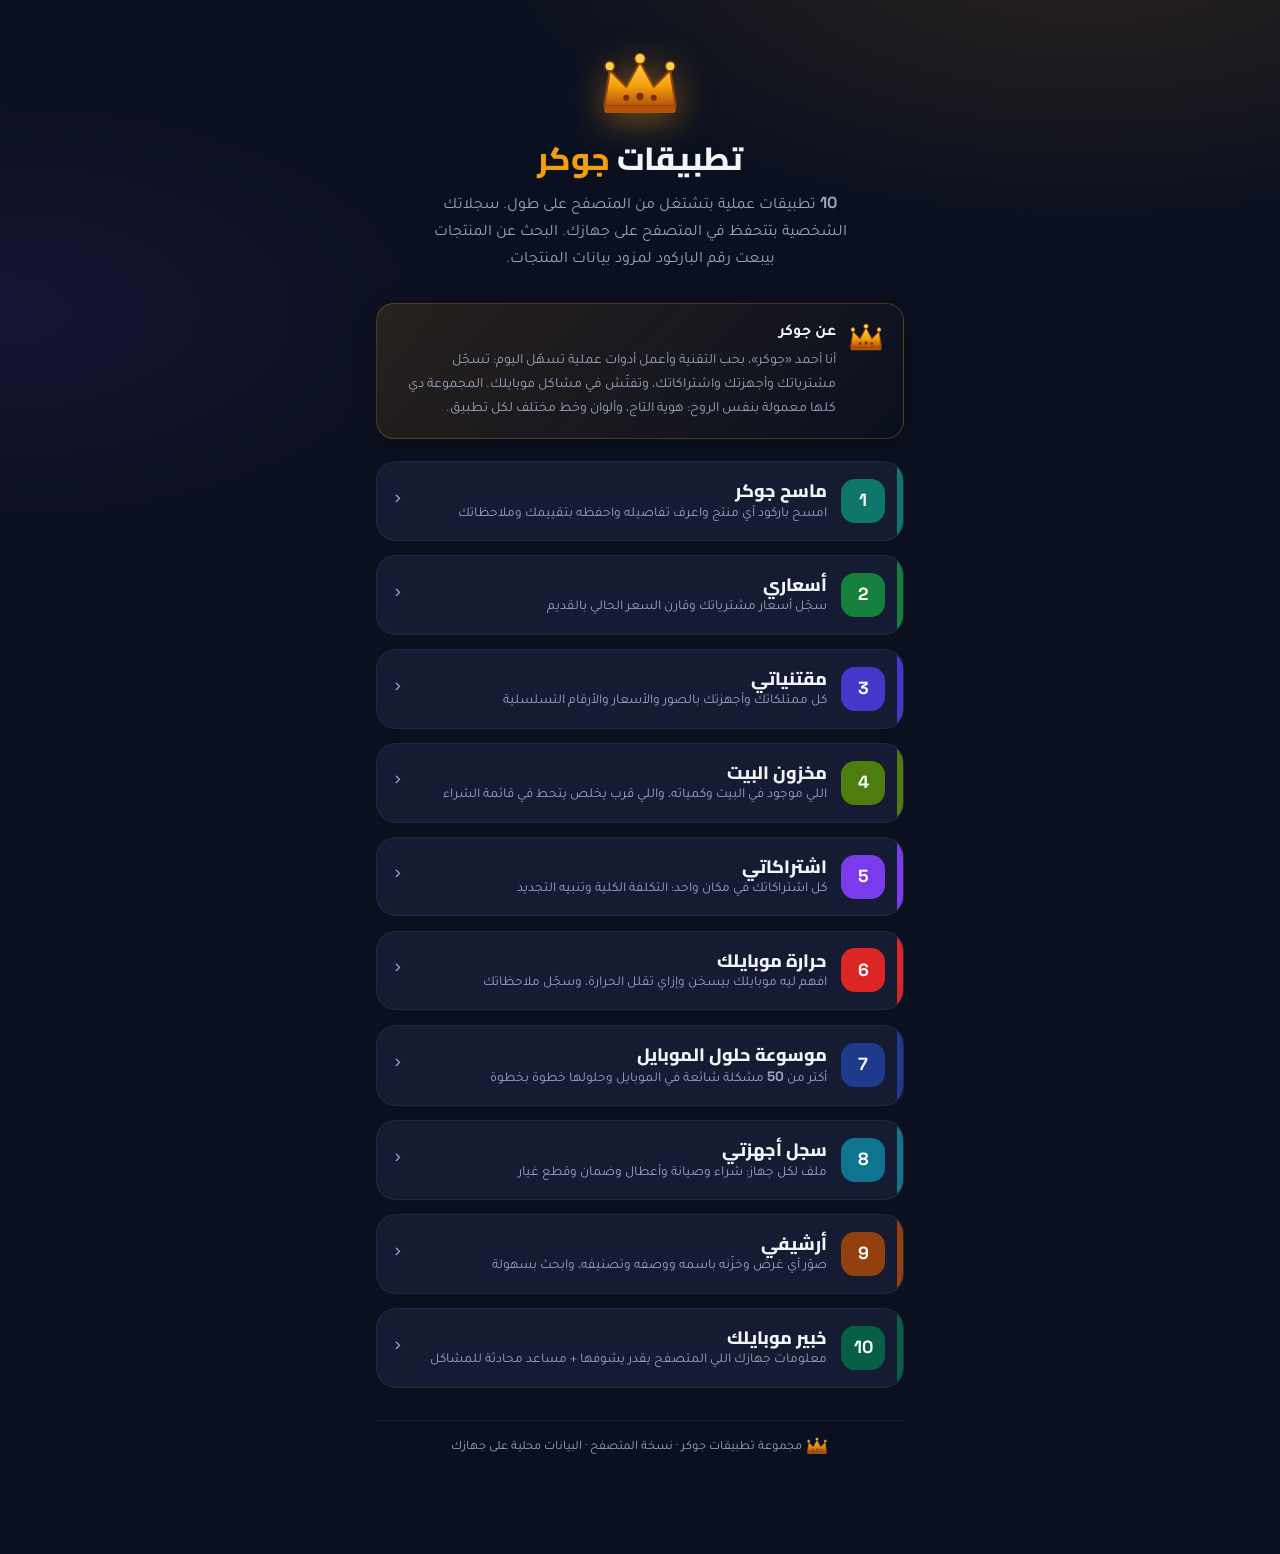
<file: index.html>
<!DOCTYPE html>
<html lang="ar" dir="rtl">
<head>
<meta charset="UTF-8">
<meta name="viewport" content="width=device-width, initial-scale=1, viewport-fit=cover">
<title>تطبيقات جوكر 👑 | 10 تطبيقات عملية</title>
<meta name="description" content="مجموعة تطبيقات جوكر: 10 تطبيقات ويب عملية تشتغل من المتصفح، بياناتك على جهازك.">
<link rel="stylesheet" href="fonts-ui.css"><link rel="stylesheet" href="joker-base-v2.css?v=quality1">
<link rel="icon" href="crown.svg" type="image/svg+xml">
<style>
  body{background:
    radial-gradient(1000px 500px at 85% -5%, rgba(245,158,11,.14), transparent 60%),
    radial-gradient(800px 400px at 0% 20%, rgba(124,58,237,.10), transparent 55%),
    var(--bg)}
  .hero{text-align:center;padding:2.2rem 1rem 1rem}
  .hero img{width:88px;filter:drop-shadow(0 6px 18px rgba(245,158,11,.5))}
  .hero h1{font-size:2rem;margin-top:.4rem}
  .hero p{color:var(--muted);max-width:420px;margin:.5rem auto 0}
  .apps{display:grid;gap:.9rem;margin-top:1.4rem}
  .app-card{display:flex;gap:.9rem;align-items:center;text-decoration:none;color:var(--text);
    background:var(--surface);border-radius:20px;padding:1rem 1.1rem;border:1px solid rgba(255,255,255,.06);
    transition:transform .15s;position:relative;overflow:hidden}
  .app-card:active{transform:scale(.98)}
  .app-card::before{content:'';position:absolute;inset-inline-start:0;top:0;bottom:0;width:6px;background:var(--c)}
  .app-num{font-family:'Space Grotesk';font-weight:700;font-size:1.1rem;width:44px;height:44px;flex:none;
    border-radius:14px;display:grid;place-items:center;color:#fff;background:var(--c)}
  .app-card h2{font-size:1.12rem}
  .app-card p{color:var(--muted);font-size:.85rem;line-height:1.5}
  .go{margin-inline-start:auto;color:var(--muted);font-size:1.2rem}
</style>
</head>
<body>
<div class="jk-wrap">
  <div class="hero">
    <img src="crown.svg" alt="تاج جوكر">
    <h1>تطبيقات <span style="color:var(--jk-crown)">جوكر</span></h1>
    <p>10 تطبيقات عملية بتشتغل من المتصفح على طول. سجلاتك الشخصية بتتحفظ في المتصفح على جهازك. البحث عن المنتجات بيبعت رقم الباركود لمزود بيانات المنتجات.</p>
  </div>

  <div class="jk-card jk-bio">
    <img src="crown.svg" alt="">
    <div>
      <b>عن جوكر</b>
      <div class="muted" style="margin-top:.2rem">أنا أحمد «جوكر»، بحب التقنية وأعمل أدوات عملية تسهّل اليوم: تسجّل مشترياتك وأجهزتك واشتراكاتك، وتفتّش في مشاكل موبايلك. المجموعة دي كلها معمولة بنفس الروح: هوية التاج، وألوان وخط مختلف لكل تطبيق.</div>
    </div>
  </div>

  <div class="apps" id="apps"></div>

  <div class="jk-footer" style="text-align:center;margin-top:2rem;color:var(--muted);font-size:.8rem">
    <img src="crown.svg" style="width:24px;vertical-align:middle" alt="">
    مجموعة تطبيقات جوكر · نسخة المتصفح · البيانات محلية على جهازك
  </div>
</div>
<script src="joker-core.js?v=quality1"></script>
<script>
const APPS = [
  {n:1, slug:'scan',    name:'ماسح جوكر',           tag:'امسح باركود أي منتج واعرف تفاصيله واحفظه بتقييمك وملاحظاتك', c:'#0F766E'},
  {n:2, slug:'prices',  name:'أسعاري',              tag:'سجّل أسعار مشترياتك وقارن السعر الحالي بالقديم',             c:'#15803D'},
  {n:3, slug:'stuff',   name:'مقتنياتي',            tag:'كل ممتلكاتك وأجهزتك بالصور والأسعار والأرقام التسلسلية',     c:'#4338CA'},
  {n:4, slug:'pantry',  name:'مخزون البيت',          tag:'اللي موجود في البيت وكمياته، واللي قرب يخلص يتحط في قائمة الشراء', c:'#4D7C0F'},
  {n:5, slug:'subs',    name:'اشتراكاتي',            tag:'كل اشتراكاتك في مكان واحد: التكلفة الكلية وتنبيه التجديد',  c:'#7C3AED'},
  {n:6, slug:'heat',    name:'حرارة موبايلك',        tag:'افهم ليه موبايلك بيسخن وإزاي تقلل الحرارة، وسجّل ملاحظاتك', c:'#DC2626'},
  {n:7, slug:'fix',     name:'موسوعة حلول الموبايل', tag:'أكتر من 50 مشكلة شائعة في الموبايل وحلولها خطوة بخطوة',     c:'#1E3A8A'},
  {n:8, slug:'devices', name:'سجل أجهزتي',           tag:'ملف لكل جهاز: شراء وصيانة وأعطال وضمان وقطع غيار',          c:'#0E7490'},
  {n:9, slug:'archive', name:'أرشيفي',               tag:'صوّر أي غرض وخزّنه باسمه ووصفه وتصنيفه، وابحث بسهولة',      c:'#92400E'},
  {n:10,slug:'expert',  name:'خبير موبايلك',         tag:'معلومات جهازك اللي المتصفح يقدر يشوفها + مساعد محادثة للمشاكل', c:'#065F46'}
];
document.getElementById('apps').innerHTML = APPS.map(a =>
  '<a class="app-card" style="--c:' + a.c + '" href="' + a.slug + '.html">' +
  '<span class="app-num">' + a.n + '</span>' +
  '<span><h2>' + a.name + '</h2><p>' + a.tag + '</p></span>' +
  '<span class="go">‹</span></a>').join('');
JK.wrapLatin(document.body);
</script>
</body>
</html>
</file>
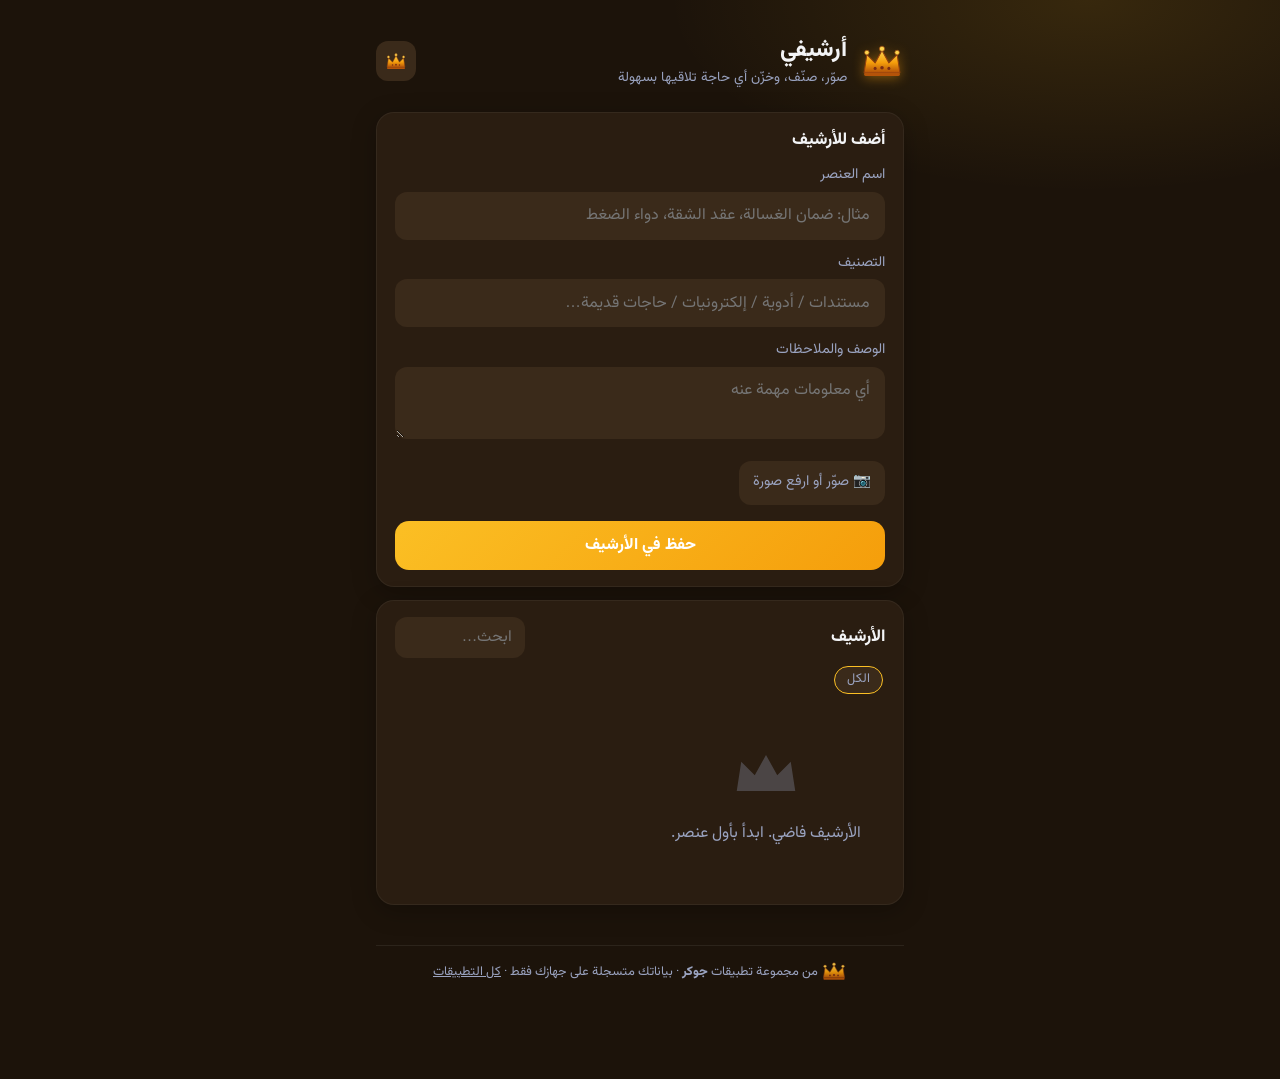
<file: archive.html>
<!DOCTYPE html>
<html lang="ar" dir="rtl">
<head>
<meta charset="UTF-8">
<meta name="viewport" content="width=device-width, initial-scale=1, viewport-fit=cover">
<title>أرشيفي | تطبيقات جوكر</title>
<link rel="stylesheet" href="fonts-archive.css"><link rel="stylesheet" href="joker-base-v2.css?v=quality1">
<style>
:root{
  --bg:#1C130A; --surface:#2A1D11; --surface2:#3A2A1A;
  --accent:#FBBF24; --accent2:#F59E0B;
  --font-head:'Vazirmatn',sans-serif; --font-body:'Vazirmatn',sans-serif;
}
body{background:radial-gradient(700px 320px at 85% 0%, rgba(251,191,36,.12), transparent 60%), var(--bg)}
.grid{display:grid;grid-template-columns:1fr 1fr;gap:.7rem}
.a-card{background:var(--surface2);border-radius:16px;overflow:hidden}
.a-card img{width:100%;height:120px;object-fit:cover;display:block}
.a-card .pad{padding:.6rem .7rem}
.a-card b{display:block;font-size:.95rem}
.a-card .cat{font-size:.7rem;background:var(--surface);border-radius:999px;padding:.05rem .5rem;color:var(--accent)}
.a-card p{color:var(--muted);font-size:.8rem;margin-top:.2rem;display:-webkit-box;-webkit-line-clamp:2;-webkit-box-orient:vertical;overflow:hidden}
.photo-btn{display:inline-flex;align-items:center;gap:.4rem;background:var(--surface2);border-radius:12px;padding:.6rem .9rem;color:var(--muted);font-size:.9rem;cursor:pointer}
#photoPrev{width:100%;max-height:180px;object-fit:cover;border-radius:14px;margin-top:.6rem;display:none}

</style>

<link rel="icon" href="crown.svg" type="image/svg+xml">
<meta name="theme-color" content="#1C130A">
</head>
<body>
<div class="jk-wrap">
  <header class="jk-header" id="jk-header"></header>

  <section class="jk-card">
    <h2 style="font-size:1.05rem">أضف للأرشيف</h2>
    <form id="f">
      <label>اسم العنصر</label>
      <input name="name" required placeholder="مثال: ضمان الغسالة، عقد الشقة، دواء الضغط">
      <label>التصنيف</label>
      <input name="cat" list="cats" placeholder="مستندات / أدوية / إلكترونيات / حاجات قديمة…">
      <datalist id="cats"></datalist>
      <label>الوصف والملاحظات</label>
      <textarea name="desc" rows="2" placeholder="أي معلومات مهمة عنه"></textarea>
      <label class="photo-btn">📷 صوّر أو ارفع صورة <input id="photo" type="file" accept="image/*" capture="environment" hidden></label>
      <img id="photoPrev" alt="">
      <button class="jk-btn block" type="submit">حفظ في الأرشيف</button>
    </form>
  </section>

  <section class="jk-card">
    <div class="jk-row between">
      <h2 style="font-size:1.05rem">الأرشيف <span class="muted" id="count"></span></h2>
      <input id="q" placeholder="ابحث…" style="width:130px;padding:.45rem .7rem">
    </div>
    <div id="catChips" style="margin:.3rem 0 .5rem"></div>
    <div class="grid" id="list"></div>
  </section>

  <footer class="jk-footer" id="jk-footer"></footer>
</div>
<script src="joker-core.js?v=quality1"></script>
<script>
JK.chrome({title:'أرشيفي', tagline:'صوّر، صنّف، وخزّن أي حاجة تلاقيها بسهولة'});
const S = JK.store('archive:items');
const form = document.getElementById('f');
const photoPicker = JK.photoPicker({input: 'photo', preview: 'photoPrev'});

form.addEventListener('submit', e => {
  e.preventDefault();
  const d = new FormData(form);
  if (!(d.get('name') || '').trim()){ JK.toast('اكتب اسم واضح للعنصر الأول'); return; }
  try {
    const photoData = photoPicker.value();
    S.add({name: d.get('name').trim(), cat: (d.get('cat') || '').trim() || 'عام',
           desc: (d.get('desc') || '').trim(), photo: photoData});
  } catch(err){ /* رسالة التخزين الدقيقة بتظهر من النواة */ return; }
  form.reset(); photoPicker.reset();
  JK.toast('اتحفظ في الأرشيف ✔'); render();
});

let q = '', catFilter = '';
document.getElementById('q').addEventListener('input', e => { q = e.target.value.trim(); render(); });

function render(){
  const all = S.all();
  const cats = [...new Set(all.map(p => p.cat))];
  if (catFilter && !cats.includes(catFilter)) catFilter = '';
  document.getElementById('cats').innerHTML = cats.map(c => '<option value="' + JK.esc(c) + '">').join('');
  document.getElementById('catChips').innerHTML =
    '<span class="jk-chip" data-cat="" style="cursor:pointer;' + (catFilter === '' ? 'border:1px solid var(--accent)' : '') + '">الكل</span>' +
    cats.map(c => '<span class="jk-chip" data-cat="' + JK.esc(c) + '" style="cursor:pointer;' + (catFilter === c ? 'border:1px solid var(--accent)' : '') + '">' + JK.esc(c) + '</span>').join('');

  const items = all.filter(p =>
    (!catFilter || p.cat === catFilter) &&
    (!q || (p.name + ' ' + p.desc + ' ' + p.cat).includes(q)));
  document.getElementById('count').textContent = items.length ? '(' + items.length + ')' : '';
  const el = document.getElementById('list');
  if (!items.length){ el.innerHTML = JK.emptyState(q || catFilter ? 'مفيش نتايج للفلتر ده' : 'الأرشيف فاضي. ابدأ بأول عنصر.'); el.style.gridColumn = '1/-1'; return; }
  el.innerHTML = items.map(p =>
    '<div class="a-card">' +
      (p.photo ? '<img src="' + p.photo + '" alt="">' : '') +
      '<div class="pad"><div class="jk-row between"><b>' + JK.esc(p.name) + '</b>' +
      '<button class="icon-btn danger" data-del="' + p.id + '" style="width:28px;height:28px;font-size:.8rem">🗑</button></div>' +
      '<span class="cat">' + JK.esc(p.cat) + '</span>' +
      (p.desc ? '<p>' + JK.esc(p.desc) + '</p>' : '') + '</div>' +
    '</div>').join('');
  JK.wrapLatin(el);
}

document.getElementById('catChips').addEventListener('click', e => {
  const c = e.target.dataset && e.target.dataset.cat;
  if (c !== undefined){ catFilter = c; render(); }
});
document.getElementById('list').addEventListener('click', async e => {
  const id = e.target.dataset && e.target.dataset.del;
  if (id && await JK.confirmDialog('تحذف العنصر ده من الأرشيف؟')){ try { S.remove(id); } catch(err){ return; } render(); JK.toast('اتحذف'); }
});

render();
if ('serviceWorker' in navigator) navigator.serviceWorker.register('sw.js').catch(()=>{});

</script>
</body>
  </html>
</file>
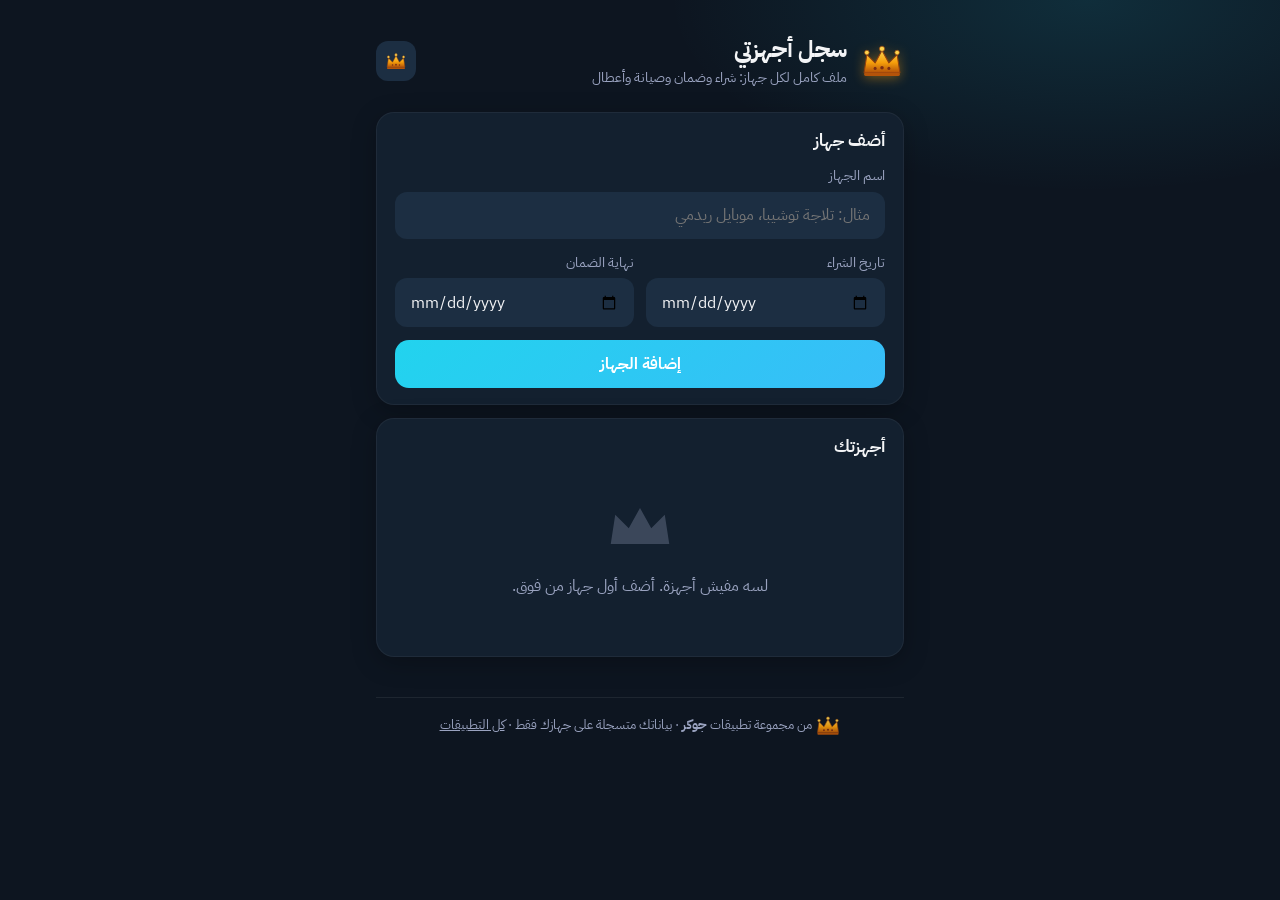
<file: devices.html>
<!DOCTYPE html>
<html lang="ar" dir="rtl">
<head>
<meta charset="UTF-8">
<meta name="viewport" content="width=device-width, initial-scale=1, viewport-fit=cover">
<title>سجل أجهزتي | تطبيقات جوكر</title>
<link rel="stylesheet" href="fonts-devices.css"><link rel="stylesheet" href="joker-base-v2.css?v=quality1">
<style>
:root{
  --bg:#0D1520; --surface:#13202F; --surface2:#1C2E42;
  --accent:#22D3EE; --accent2:#38BDF8;
  --font-head:'IBM Plex Sans Arabic',sans-serif; --font-body:'IBM Plex Sans Arabic',sans-serif;
}
body{background:radial-gradient(700px 320px at 85% 0%, rgba(34,211,238,.13), transparent 60%), var(--bg)}
.warranty-on{color:#6EE7B7}
.warranty-off{color:#FCA5A5}
.tl{border-inline-start:2px solid var(--surface2);margin:.5rem .4rem;padding-inline-start:.9rem}
.tl-item{position:relative;padding:.35rem 0}
.tl-item::before{content:'';position:absolute;inset-inline-start:-1.05rem;top:.75rem;width:8px;height:8px;border-radius:50%;background:var(--accent)}
.tl-item .d{color:var(--muted);font-size:.78rem}
.ev-type{font-size:.72rem;border-radius:999px;padding:.05rem .55rem;background:var(--surface2);color:var(--accent)}
.back{background:none;color:var(--muted);font-size:.9rem;padding:.3rem .6rem}

</style>

<link rel="icon" href="crown.svg" type="image/svg+xml">
<meta name="theme-color" content="#0D1520">
</head>
<body>
<div class="jk-wrap">
  <header class="jk-header" id="jk-header"></header>

  <div id="viewList">
    <section class="jk-card">
      <h2 style="font-size:1.05rem">أضف جهاز</h2>
      <form id="f">
        <label>اسم الجهاز</label>
        <input name="name" required placeholder="مثال: تلاجة توشيبا، موبايل ريدمي">
        <div class="jk-grid" style="grid-template-columns:1fr 1fr">
          <div><label>تاريخ الشراء</label><input name="bought" type="date"></div>
          <div><label>نهاية الضمان</label><input name="warranty" type="date"></div>
        </div>
        <button class="jk-btn block" type="submit">إضافة الجهاز</button>
      </form>
    </section>
    <section class="jk-card">
      <h2 style="font-size:1.05rem">أجهزتك <span class="muted" id="count"></span></h2>
      <div id="list"></div>
    </section>
  </div>

  <div id="viewDev" style="display:none">
    <button class="back" id="back">→ رجوع لكل الأجهزة</button>
    <section class="jk-card" id="devInfo"></section>
    <section class="jk-card">
      <h2 style="font-size:1.05rem">سجّل حدث</h2>
      <form id="fe">
        <div class="jk-grid" style="grid-template-columns:1fr 1fr">
          <div><label>النوع</label><select name="type"><option value="صيانة">صيانة</option><option value="عطل">عطل</option><option value="قطعة غيار">تغيير قطعة غيار</option><option value="ملاحظة">ملاحظة</option></select></div>
          <div><label>التاريخ</label><input name="date" type="date" required></div>
        </div>
        <label>التفاصيل</label>
        <input name="note" required placeholder="مثال: تغيير موتور، عطل في الشاشة">
        <label>التكلفة (اختياري)</label>
        <input name="cost" type="number" step="0.01" min="0" inputmode="decimal">
        <button class="jk-btn block" type="submit">إضافة للسجل</button>
      </form>
    </section>
    <section class="jk-card"><h2 style="font-size:1.05rem">تاريخ الجهاز</h2><div class="tl" id="tl"></div></section>
  </div>

  <footer class="jk-footer" id="jk-footer"></footer>
</div>
<script src="joker-core.js?v=quality1"></script>
<script>
JK.chrome({title:'سجل أجهزتي', tagline:'ملف كامل لكل جهاز: شراء وضمان وصيانة وأعطال'});
const S = JK.store('devices:list');
const E = JK.store('devices:events');
let current = null;

document.getElementById('f').addEventListener('submit', e => {
  e.preventDefault();
  const d = new FormData(e.target);
  if (!(d.get('name') || '').trim()){ JK.toast('اكتب اسم واضح للعنصر الأول'); return; }
  try { S.add({name: d.get('name').trim(), bought: d.get('bought') || null, warranty: d.get('warranty') || null}); } catch(err){ return; }
  e.target.reset(); JK.toast('اتضاف الجهاز ✔'); render();
});

document.getElementById('fe').addEventListener('submit', e => {
  e.preventDefault();
  const d = new FormData(e.target);
  if (!(d.get('note') || '').trim()){ JK.toast('اكتب تفاصيل الحدث الأول.'); return; }
  try { E.add({dev: current, type: d.get('type'), date: d.get('date'), note: d.get('note').trim(),
         cost: d.get('cost') ? +d.get('cost') : null}); } catch(err){ return; }
  e.target.reset(); e.target.date.value = JK.today(); JK.toast('اتسجل الحدث ✔'); renderDev();
});

document.getElementById('fe').date.value = JK.today();

function warrantyState(p){
  if (!p.warranty) return '';
  const today = new Date();
  const parts = p.warranty.split('-').map(Number);
  const left = Math.round((Date.UTC(parts[0], parts[1] - 1, parts[2]) - Date.UTC(today.getFullYear(), today.getMonth(), today.getDate())) / 86400000);
  return left >= 0 ? '<span class="warranty-on">الضمان ساري · فاضل ' + left + ' يوم</span>'
                   : '<span class="warranty-off">الضمان خلص من ' + (-left) + ' يوم</span>';
}

function render(){
  const items = S.all();
  document.getElementById('count').textContent = items.length ? '(' + items.length + ')' : '';
  const el = document.getElementById('list');
  if (!items.length){ el.innerHTML = JK.emptyState('لسه مفيش أجهزة. أضف أول جهاز من فوق.'); return; }
  el.innerHTML = items.map(p => {
    const evs = E.all().filter(x => x.dev === p.id).length;
    return '<div class="jk-list-item" style="cursor:pointer" data-open="' + p.id + '">' +
      '<div style="flex:1;min-width:0"><b>' + JK.esc(p.name) + '</b><br>' +
      '<span class="muted">' + (p.bought ? 'اشتراه: ' + JK.fmtDate(p.bought) + ' · ' : '') + warrantyState(p) +
      ' · ' + evs + ' حدث</span></div><span style="color:var(--muted)">‹</span></div>';
  }).join('');
}

function renderDev(){
  const p = S.get(current); if (!p) return showList();
  document.getElementById('devInfo').innerHTML =
    '<div class="jk-row between"><h2 style="font-size:1.1rem">' + JK.esc(p.name) + '</h2>' +
    '<button class="icon-btn danger" data-del="' + p.id + '">🗑</button></div>' +
    '<div class="muted">' + (p.bought ? 'تاريخ الشراء: ' + JK.fmtDate(p.bought) + '<br>' : '') +
    (p.warranty ? 'نهاية الضمان: ' + JK.fmtDate(p.warranty) + ' · ' + warrantyState(p) : '') + '</div>';
  const evs = E.all().filter(x => x.dev === current).sort((a,b) => b.date.localeCompare(a.date));
  document.getElementById('tl').innerHTML = evs.length ? evs.map(x =>
    '<div class="tl-item jk-row between"><span><span class="ev-type">' + JK.esc(x.type) + '</span> ' + JK.esc(x.note) +
    (x.cost != null ? ' · ' + JK.fmtMoney(x.cost, 'جنيه') : '') +
    '<div class="d">' + JK.fmtDate(x.date) + '</div></span>' +
    '<button class="icon-btn danger" data-evdel="' + x.id + '" title="امسح الحدث ده">🗑</button></div>').join('')
    : '<div class="muted">مفيش أحداث لسه.</div>';
  JK.wrapLatin(document.getElementById('viewDev'));
}

function showList(){ current = null; document.getElementById('viewDev').style.display = 'none'; document.getElementById('viewList').style.display = ''; render(); }
function showDev(id){ current = id; document.getElementById('viewList').style.display = 'none'; document.getElementById('viewDev').style.display = ''; renderDev(); }

document.getElementById('list').addEventListener('click', e => {
  const row = e.target.closest('[data-open]');
  if (row) showDev(row.dataset.open);
});
document.getElementById('back').addEventListener('click', showList);
document.getElementById('tl').addEventListener('click', async e => {
  const b = e.target.closest('[data-evdel]'); if (!b) return;
  if (await JK.confirmDialog('تمسح الحدث ده من سجل الجهاز؟')){ try { E.remove(b.dataset.evdel); } catch(err){ return; } renderDev(); }
});
document.getElementById('devInfo').addEventListener('click', async e => {
  const id = e.target.dataset && e.target.dataset.del;
  if (id && await JK.confirmDialog('تحذف الجهاز وكل سجله؟')){
    try { E.replaceAll(E.all().filter(x => x.dev !== id)); S.remove(id); } catch(err){ return; } showList(); JK.toast('اتحذف');
  }
});

render();
if ('serviceWorker' in navigator) navigator.serviceWorker.register('sw.js').catch(()=>{});

</script>
</body>
</html>
</file>
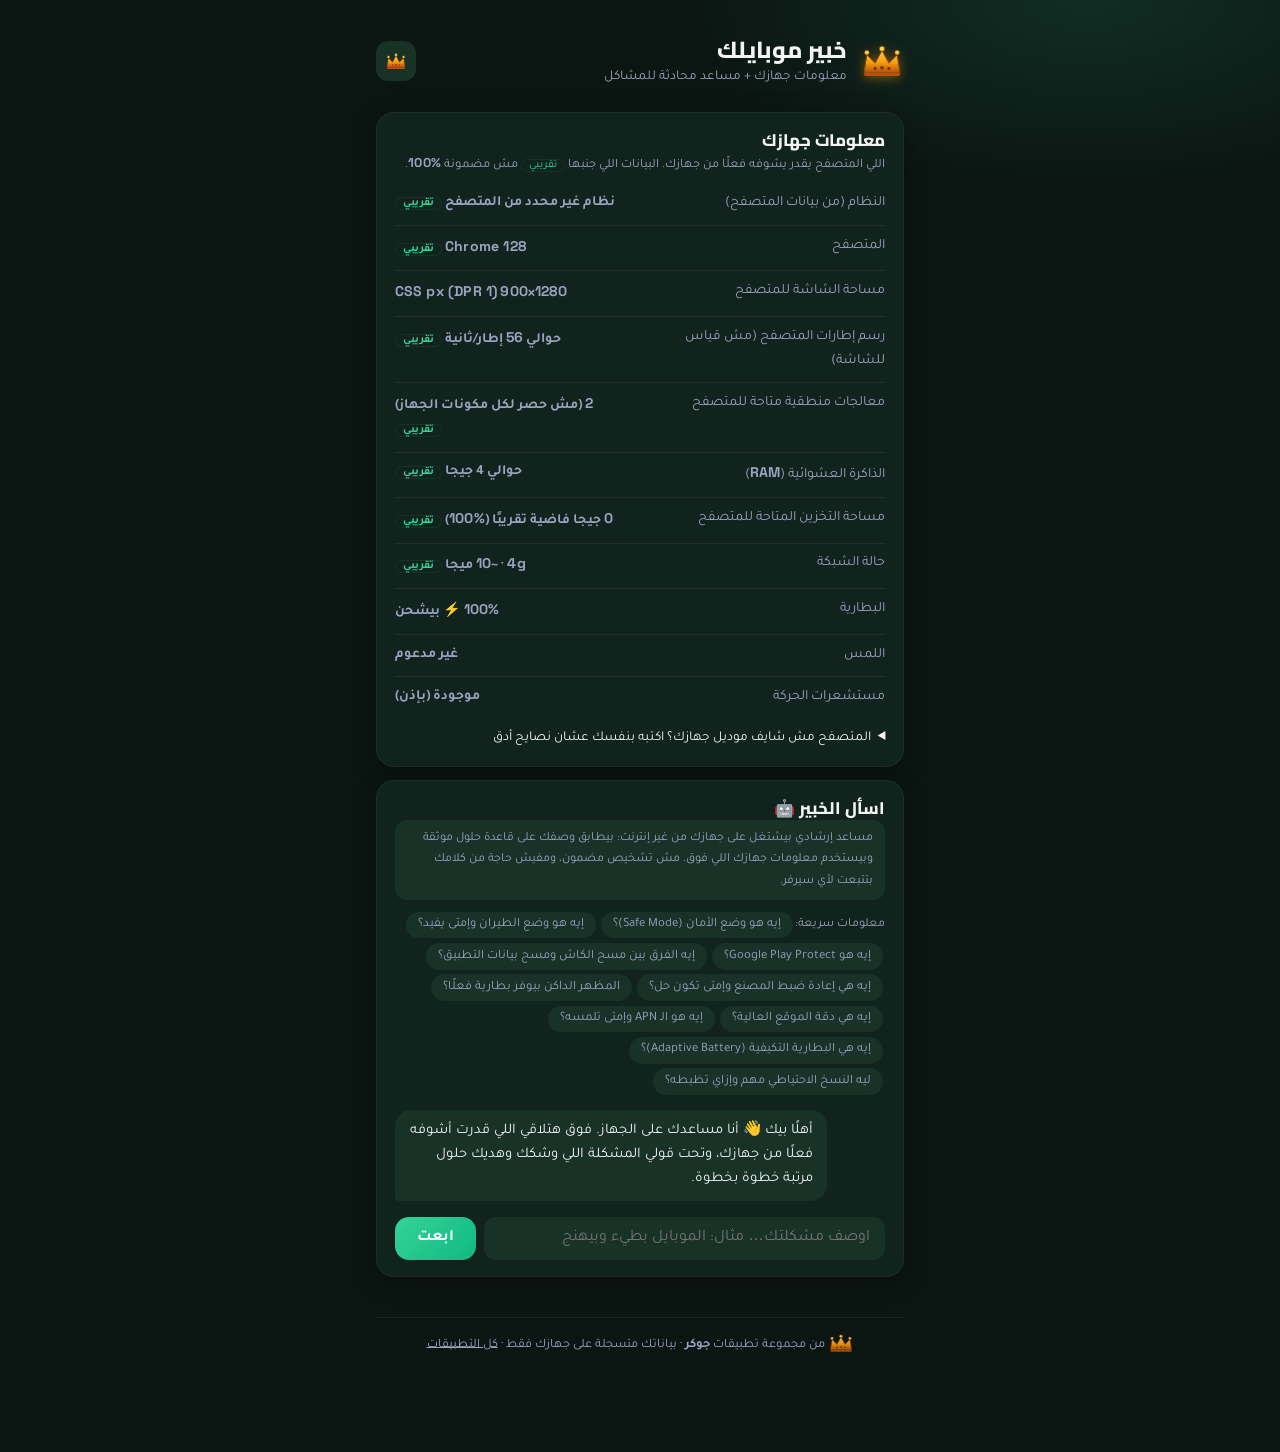
<file: expert.html>
<!DOCTYPE html>
<html lang="ar" dir="rtl">
<head>
<meta charset="UTF-8">
<meta name="viewport" content="width=device-width, initial-scale=1, viewport-fit=cover">
<title>خبير موبايلك | تطبيقات جوكر</title>
<link rel="stylesheet" href="fonts-ui.css"><link rel="stylesheet" href="joker-base-v2.css?v=quality1">
<style>
:root{
  --bg:#0B1512; --surface:#10231C; --surface2:#183227;
  --accent:#34D399; --accent2:#10B981;
  --font-head:'Cairo',sans-serif; --font-body:'Tajawal',sans-serif;
}
body{background:radial-gradient(700px 320px at 85% 0%, rgba(52,211,153,.13), transparent 60%), var(--bg)}
.spec{display:grid;grid-template-columns:minmax(0,1.1fr) minmax(0,1fr);align-items:start;gap:.8rem;padding:.55rem 0;border-bottom:1px solid rgba(255,255,255,.06)}
.spec .k,.spec .v{min-width:0;overflow-wrap:anywhere}
.spec:last-child{border:none}
.spec .k{color:var(--muted);font-size:.88rem;flex:none}
.spec .v{text-align:end;font-weight:600}
.est{font-size:.7rem;color:var(--accent);border:1px solid var(--surface2);border-radius:999px;padding:0 .45rem}
.chat{display:flex;flex-direction:column;gap:.55rem;max-height:380px;overflow-y:auto;padding:.4rem 0}
.msg{max-width:88%;padding:.55rem .85rem;border-radius:16px;font-size:.92rem;line-height:1.65;white-space:pre-line}
.msg.user{align-self:flex-start;background:var(--accent2);color:#fff;border-end-start-radius:4px}
.msg.bot{align-self:flex-end;background:var(--surface2);border-end-end-radius:4px}
.msg.bot .src{display:block;font-size:.72rem;color:var(--muted);margin-top:.3rem}
.chat-in{display:flex;gap:.5rem;margin-top:.6rem}
.caveat{font-size:.78rem;color:var(--muted);background:var(--surface2);border-radius:12px;padding:.5rem .8rem;margin-bottom:.6rem}

</style>

<link rel="icon" href="crown.svg" type="image/svg+xml">
<meta name="theme-color" content="#0B1512">
</head>
<body>
<div class="jk-wrap">
  <header class="jk-header" id="jk-header"></header>

  <section class="jk-card">
    <h2 style="font-size:1.05rem">معلومات جهازك</h2>
    <div class="muted" style="font-size:.8rem;margin-bottom:.4rem">اللي المتصفح يقدر يشوفه فعلًا من جهازك. البيانات اللي جنبها <span class="est">تقريبي</span> مش مضمونة 100%.</div>
    <div id="specs" class="muted">جاري قراءة معلومات جهازك…</div>
    <details style="margin-top:.5rem">
      <summary style="cursor:pointer;font-size:.85rem">المتصفح مش شايف موديل جهازك؟ اكتبه بنفسك عشان نصايح أدق</summary>
      <div class="jk-grid" style="grid-template-columns:1fr 1fr;gap:.5rem;margin-top:.5rem">
        <div><label>اسم الجهاز / الموديل</label><input id="devModel" placeholder="مثال: Redmi Note 12"></div>
        <div><label>إصدار أندرويد</label><input id="devOs" inputmode="decimal" placeholder="مثال: 14"></div>
      </div>
      <button class="jk-btn" id="saveDev" style="margin-top:.5rem">احفظ بيانات جهازك</button>
      <div class="muted" style="font-size:.75rem;margin-top:.3rem">بتتحفظ على جهازك بس وبتتستخدم في إجابات المساعد تحت.</div>
    </details>
  </section>

  <section class="jk-card">
    <h2 style="font-size:1.05rem">اسأل الخبير 🤖</h2>
    <div class="caveat">مساعد إرشادي بيشتغل على جهازك من غير إنترنت: بيطابق وصفك على قاعدة حلول موثقة وبيستخدم معلومات جهازك اللي فوق. مش تشخيص مضمون، ومفيش حاجة من كلامك بتتبعت لأي سيرفر.</div>
    <div class="cat-bar" id="factChips" style="margin-bottom:.4rem"></div>
    <div class="chat" id="chat"></div>
    <div class="chat-in">
      <input id="ask" placeholder="اوصف مشكلتك… مثال: الموبايل بطيء وبيهنج">
      <button class="jk-btn" id="send" style="flex:none">ابعت</button>
    </div>
  </section>

  <footer class="jk-footer" id="jk-footer"></footer>
</div>
<script src="joker-core.js?v=quality1"></script>
<script>
window.KB_SRC={"intents": [{"id": "battery-drain-fast", "keywords_ar": ["البطارية بتخلص بسرعة", "بطاريتي بتفضى", "البطاريه بتخلص", "الشحن بيخلص بسرعة", "بطارية ضعيفة"], "topic_ref": "bat-001", "needs_context": ["battery_level"], "reply_template_ar": "غالبًا السبب استهلاك زيادة من الشاشة أو تطبيقات في الخلفية. جرب بالترتيب: 1) قلل سطوع الشاشة أو فعّل السطوع التلقائي. 2) خلي الشاشة تقفل بعد مدة أقصر. 3) من إعدادات البطارية شوف التطبيقات الأعلى استهلاكًا، وقبل ما تقيّد خلفية أي تطبيق اعرف إن ده ممكن يأخر إشعاراته، فاستثني المهم ليك زي واتساب، وبعدين قيّد اللي مش محتاجه. 4) فعّل البطارية التكيفية. هتلاقي نسبة البطارية وتفاصيل الاستهلاك في إعدادات البطارية.", "caveat_ar": "لو المشكلة مستمرة بعد الخطوات الآمنة دي، اطلب فحص متخصص أو دعم الشركة المصنعة؛ الاختبارات دي لوحدها مش بتحدد السبب ولا بتثبت تلف جزء معين."}, {"id": "battery-overnight-drain", "keywords_ar": ["البطارية بتفضى بالليل", "بفضى وانا نايم", "بطارية بتخلص وهو مقفول", "بفقد شحن والموبايل مش مستخدم"], "topic_ref": "bat-002", "needs_context": ["battery_level", "battery_charging"], "reply_template_ar": "الاستنزاف أثناء النوم سببه غالبًا تطبيقات خلفية أو شبكة ضعيفة. جرب: 1) راجع تقرير البطارية وشوف مين بيستهلك في الخلفية. 2) قيّد خلفية التطبيقات دي (ممكن يأخر إشعاراتها). 3) لو التغطية ضعيفة في مكانك، ممكن تفعّل وضع الطيران بالليل، بس اعرف الأول إنه بيوقف المكالمات والرسائل الواردة لحد ما تقفله. 4) لو المشكلة بدأت بعد تطبيق جديد، جرب وضع الأمان.", "caveat_ar": "إرشاد عام من مصادر رسمية مش فحص فعلي لجهازك؛ وضع الطيران بيوقف المكالمات الواردة فانتبه."}, {"id": "battery-heat-drain", "keywords_ar": ["البطارية بتسخن وبتفضى", "موبايل سخن والبطارية بتخلص", "سخونة واستهلاك بطارية"], "topic_ref": "bat-003", "needs_context": ["battery_level"], "reply_template_ar": "الحرارة بتسرّع استنزاف البطارية فعلًا. جرب: 1) بعد الموبايل عن الشمس والمكان الحار. 2) اقفل التطبيقات التقيلة. 3) خفف سطوع الشاشة. 4) لو بيسخن وهو بيشحن، افصل الشاحن وسيبه يبرد في مكان عادي. 5) راجع تقرير البطارية لأي استهلاك غير طبيعي.", "caveat_ar": "إرشاد من مصادر دعم رسمية؛ لو السخونة قوية مع استخدام خفيف ده محتاج فحص في مركز صيانة مش خطوات برمجية."}, {"id": "battery-aging", "keywords_ar": ["البطارية بقت أسوأ", "عمر البطارية قل", "البطارية مش زي زمان", "بطارية قديمة"], "topic_ref": "bat-004", "needs_context": ["battery_level"], "reply_template_ar": "بطاريات الليثيوم بتفقد من سعتها مع الوقت وده طبيعي. عشان تخفف التأثير: 1) طبّق خطوات توفير البطارية. 2) تجنب الحرارة والشواحن المقلدة. 3) فعّل حماية البطارية لو موجودة في جهازك. لو الاستخدام اليومي بقى متعذر، استبدال البطارية في مركز معتمد هو الحل الفعلي.", "caveat_ar": "لو المشكلة مستمرة بعد الخطوات الآمنة دي، اطلب فحص متخصص أو دعم الشركة المصنعة؛ الاختبارات دي لوحدها مش بتحدد السبب ولا بتثبت تلف جزء معين."}, {"id": "not-charging", "keywords_ar": ["مش بيشحن", "الموبايل مش بيشحن", "مفيش شحن", "الشاحن مش شغال", "مش بيقبل الشاحن"], "topic_ref": "chg-001", "needs_context": ["battery_charging"], "reply_template_ar": "تحذيرات قبل ما تبدأ:\n• لو الجهاز اتبل أو البطارية منفوخة أو فيه دخان أو حرارة شديدة، متشحنوش ومتعملش تجارب تشغيل؛ أبعد عنه واطلب مساعدة متخصصة.\n• متحطش أي حاجة معدنية أو مبلولة جوه منفذ الشحن\n• لو شميت ريحة احتراق أو لاحظت تغير في شكل البطارية، افصل الشاحن فورًا وما تحاولش تشغل الجهاز\n• إعادة التشغيل الإجبارية آمنة ومش بتمسح بياناتك\n\n1) جرب كابل وشاحن تانيين معروف إنهم شغالين، ومن مصدر كهرباء مختلف\n2) راجع منفذ الشحن بصريًا، ولو فيه أوساخ اطلب تنظيفه عند متخصص\n3) وصّل الشاحن الأصلي واسيب الجهاز نص ساعة على الأقل قبل ما تتوقع أي استجابة لو البطارية كانت فاضية تمامًا\n4) اضغط زرار التشغيل ضغطة مطولة حوالي 30 ثانية لعمل إعادة تشغيل إجبارية\n5) لو الجهاز فيه جراب، شيله وجرّب الشحن تاني", "caveat_ar": "لو المشكلة مستمرة بعد الخطوات الآمنة دي، اطلب فحص متخصص أو دعم الشركة المصنعة؛ الاختبارات دي لوحدها مش بتحدد السبب ولا بتثبت تلف جزء معين.", "safety_synced_from": "chg-001", "sources": ["https://support.google.com/android/answer/7662405?hl=en"]}, {"id": "slow-charging", "keywords_ar": ["الشحن بطيء", "بيشحن ببطء", "الشاحن بطيء", "شحن بطيئ"], "topic_ref": "chg-002", "needs_context": ["battery_charging", "battery_level"], "reply_template_ar": "تحذيرات قبل ما تبدأ:\n• لو الجهاز اتبل أو البطارية منفوخة أو فيه دخان أو حرارة شديدة، متشحنوش ومتعملش تجارب تشغيل؛ أبعد عنه واطلب مساعدة متخصصة.\n• الشواحن المقلدة الرخيصة ممكن تبطئ الشحن وتأذي البطارية وتمثل خطر أمان\n• متفتحش تطبيقات تقيلة زي الألعاب والموبايل بيشحن لو بتلاحظ سخونة\n\n1) اشحن من فيشة حائط بشاحن وكابل أصليين أو معتمدين\n2) قارن بشاحن تاني لو عندك، عشان تستبعد تلف الشاحن أو الكابل\n3) سيب الموبايل من غير استخدام أثناء الشحن واقفل الشاشة\n4) لو الجهاز سخن، شيله من المكان الحار وسيبه يبرد ثم كمّل الشحن", "caveat_ar": "لو المشكلة مستمرة بعد الخطوات الآمنة دي، اطلب فحص متخصص أو دعم الشركة المصنعة؛ الاختبارات دي لوحدها مش بتحدد السبب ولا بتثبت تلف جزء معين.", "safety_synced_from": "chg-002", "sources": ["https://support.google.com/android/answer/7662405?hl=en", "https://support.google.com/android/answer/7664692?hl=en"]}, {"id": "charging-disconnects", "keywords_ar": ["الشاحن بيفصل", "الشحن بيقطع", "بيشحن ويفصل", "الشحن مش ثابت", "مش بيكمل شحن"], "topic_ref": "chg-003", "needs_context": ["battery_charging"], "reply_template_ar": "تحذيرات قبل ما تبدأ:\n• لو الجهاز اتبل أو البطارية منفوخة أو فيه دخان أو حرارة شديدة، متشحنوش ومتعملش تجارب تشغيل؛ أبعد عنه واطلب مساعدة متخصصة.\n• الشحن المتقطع بسبب تلامس ضعيف ممكن يأذي المنفذ على المدى الطويل، فمتهملش المشكلة\n• متحاولش تثني أو تضغط على الكابل جوه المنفذ بالقوة\n\n1) جرّب كابل وشاحن مختلفين معروف إنهم سليمين\n2) افحص منفذ الشحن واطلب تنظيفه عند متخصص لو فيه أوساخ\n3) اتأكد إن الكابل داخل لحد الآخر في المنفذ ومش متراخي\n4) راجع إعدادات البطارية لو فيه خيار زي حماية البطارية أو حد الشحن وفعّله أو اقفله حسب رغبتك\n5) لو الجهاز سخن، افصله وسيبه يبرد", "caveat_ar": "لو المشكلة مستمرة بعد الخطوات الآمنة دي، اطلب فحص متخصص أو دعم الشركة المصنعة؛ الاختبارات دي لوحدها مش بتحدد السبب ولا بتثبت تلف جزء معين.", "safety_synced_from": "chg-003", "sources": ["https://support.google.com/android/answer/7662405?hl=en"]}, {"id": "charger-cable-suspect", "keywords_ar": ["الكابل بايظ", "شاحن تالف", "الواير مش شغال", "الكابل مقطوع", "شاحن بيسخن"], "topic_ref": "chg-004", "needs_context": ["battery_charging"], "reply_template_ar": "تحذيرات قبل ما تبدأ:\n• لو الجهاز اتبل أو البطارية منفوخة أو فيه دخان أو حرارة شديدة، متشحنوش ومتعملش تجارب تشغيل؛ أبعد عنه واطلب مساعدة متخصصة.\n• الكابل المقطوع أسلاكه الظاهرة ممكن يسبب شرارة أو صعق، بطل استخدامه فورًا\n• الشاحن اللي بيسخن جدًا أو ريحته محروقة لازم يتوقف استخدامه فورًا ويتبدل\n\n1) افصل الشاحن المشتبه فيه لو فيه سلك مكشوف أو رائحة أو سخونة شديدة، ومتجربوش على جهاز تاني\n2) افحص الكابل والشاحن بصريًا من غير فتحهم أو لمس أجزاء مكشوفة\n3) اختبر الهاتف فقط بشاحن وكابل سليمين معتمدين ومناسبين له\n4) استبدل الملحق التالف بواحد معتمد، أو اطلب فحصه عند متخصص", "caveat_ar": "لو الشاحن الأصلي للجهاز اتلف وهو لسه في الضمان، كلم الوكيل أو مركز الصيانة المعتمد بدل ما تشتري بديل مجهول.", "safety_synced_from": "chg-004", "sources": ["https://support.google.com/android/answer/7662405?hl=en"]}, {"id": "wifi-not-working", "keywords_ar": ["الواي فاي مش شغال", "مفيش نت على الواي فاي", "الوايفاي مش بيشتغل", "متوصل بس مفيش انترنت", "النت مقفول"], "topic_ref": "net-001", "needs_context": ["network_type"], "reply_template_ar": "جرب بالترتيب: 1) فعّل وضع الطيران ثواني ثم اقفله. 2) إعادة تشغيل للموبايل. 3) لو هتنسى الشبكة، اعرف الأول إن ده بيمسح الباسورد المحفوظ وهتحتاج تدخله تاني، ثم انسَها واتصل بيها من جديد. 4) إعادة تشغيل للراوتر. 5) قارن بجهاز تاني على نفس الشبكة عشان تفرق بين مشكلة الراوتر ومشكلة الموبايل.", "caveat_ar": "إرشاد من مصادر رسمية؛ قراءة نوع الشبكة هنا تقريبية وممكن ما تعكسش جودة الإشارة الفعلية."}, {"id": "mobile-data-not-working", "keywords_ar": ["الداتا مش شغالة", "باقة النت مش شغالة", "موبايل داتا مش شغالة", "النت مش شغال على الباقة", "4G مش شغال"], "topic_ref": "net-002", "needs_context": ["network_type"], "reply_template_ar": "جرب: 1) اتأكد إن بيانات الموبايل مفعلة. 2) وضع الطيران ثواني واقفله. 3) إعادة تشغيل. 4) راجع رصيد الباقة من تطبيق شركة المحمول. 5) راجع إعدادات APN، وماتغيرهاش إلا بقيم رسمية من شركة المحمول لأن الغلط فيها بيوقف النت. 6) اقفل توفير البيانات لو مفعّل.", "caveat_ar": "إرشاد من مصادر رسمية؛ حالة الباقة نفسها مش نقدر نتأكد منها من هنا، دي عند شركة المحمول."}, {"id": "internet-slow", "keywords_ar": ["النت بطيء", "الانترنت بطئ", "النت بيهنج", "السرعة ضعيفة", "نت وحش"], "topic_ref": "net-003", "needs_context": ["network_type"], "reply_template_ar": "جرب: 1) قيس السرعة بموقع قياس معروف (بيستهلك من الباقة لو على بيانات الموبايل). 2) قرب من الراوتر أو غير المكان. 3) وضع الطيران ثواني واقفله. 4) اقفل تطبيقات الخلفية. 5) إعادة تشغيل للراوتر.", "caveat_ar": "إرشاد من مصادر رسمية؛ قراءة نوع الشبكة هنا تقريبية ومش قياس فعلي للسرعة."}, {"id": "hotspot-not-working", "keywords_ar": ["الهوتسبوت مش شغال", "مش قادر افتح هوت سبوت", "الهوت سبوت مش بيشتغل", "مشاركة النت مش شغالة"], "topic_ref": "net-004", "needs_context": ["network_type"], "reply_template_ar": "جرب: 1) اتأكد الأول إن النت شغال على الموبايل نفسه ببيانات الموبايل. 2) اقفل الهوتسبوت وشغّله تاني. 3) راجع اسم الشبكة والباسورد وأدخلهم تاني على الجهاز التاني. 4) جرب نطاق 2.4GHz لو الجهاز التاني قديم. 5) جرب جهاز تالت. الهوتسبوت بيستهلك من الباقة والبطارية.", "caveat_ar": "إرشاد من مصادر رسمية؛ بعض الشركات بتقيد الهوتسبوت على باقات معينة وده مش نقدر نتأكد منه من هنا."}, {"id": "wifi-drops", "keywords_ar": ["الواي فاي بيفصل", "النت بيقطع", "الوايفاي بيقطع لوحده", "الشبكة بتفصل"], "topic_ref": "net-005", "needs_context": ["network_type"], "reply_template_ar": "جرب: 1) قرب من الراوتر وشوف لو المشكلة في مكان معين بس. 2) لو هتنسى الشبكة، اعرف إن ده بيمسح الباسورد المحفوظ، ثم انسَها واتصل من جديد. 3) راجع إعداد التبديل التلقائي لبيانات الموبايل (بيستهلك من الباقة). 4) إعادة تشغيل للراوتر. 5) جرب شبكة تانية عشان تستبعد مشكلة الراوتر.", "caveat_ar": "إرشاد من مصادر رسمية؛ انتبه إن التحول التلقائي لبيانات الموبايل بيستهلك من الباقة."}, {"id": "bluetooth-pairing", "keywords_ar": ["البلوتوث مش بيقترن", "مش قادر اوصل السماعة", "البلوتوث مش شغال", "الاقتران بيفشل", "السماعة مش بتتصل"], "topic_ref": "bt-001", "needs_context": [], "reply_template_ar": "جرب: 1) اتأكد إن البلوتوث مفتوح على الجهازين. 2) حط الجهاز التاني في وضع الاقتران حسب تعليماته. 3) قربهم من بعض. 4) لو الجهاز متسجل قبل كده ومش بيتصل، اعمله نسيان، بس اعرف إن النسيان بيمسح بيانات اقترانه المحفوظة، ثم اقترن بيه من الأول. 5) إعادة تشغيل للجهازين.", "caveat_ar": "إرشاد من مصادر رسمية؛ طريقة وضع الاقتران بتختلف من إكسسوار للتاني، راجع تعليماته."}, {"id": "bluetooth-disconnects", "keywords_ar": ["البلوتوث بيفصل", "السماعة بتقطع", "البلوتوث بيقطع لوحده", "السماعة بتفصل من الموبايل"], "topic_ref": "bt-002", "needs_context": [], "reply_template_ar": "جرب: 1) اشحن الجهاز التاني كويس. 2) قرب الجهازين وقلل العوائق. 3) اعمل نسيان للجهاز (بيمسح بيانات اقترانه) واقترن بيه من جديد. 4) اقفل توفير البطارية مؤقتًا للتجربة ورجّعه بعدها. 5) إعادة تشغيل للجهازين.", "caveat_ar": "إرشاد من مصادر رسمية؛ لو الفصل مع جهاز واحد بس المشكلة غالبًا فيه هو مش في الموبايل."}, {"id": "bluetooth-audio", "keywords_ar": ["الصوت مش طالع على السماعة", "السماعة متصلة بس مفيش صوت", "صوت البلوتوث مش شغال", "الصوت طالع من الموبايل مش السماعة"], "topic_ref": "bt-003", "needs_context": [], "reply_template_ar": "جرب: 1) من إعدادات البلوتوث افتح السماعة المتصلة واتأكد إن خيارات الصوت والمكالمات مفعلة. 2) علّي الصوت تدريجيًا من السماعة نفسها ومن الموبايل حماية لودانك. 3) اتأكد من اختيار السماعة كمخرج صوت أثناء التشغيل. 4) اعمل نسيان للسماعة واقترن بيها من جديد.", "caveat_ar": "إرشاد من مصادر رسمية؛ علّي الصوت تدريجيًا حماية لودانك."}, {"id": "app-crash", "keywords_ar": ["التطبيق بيقفل", "بيطلعني بره", "التطبيق بيعمل كراش", "التطبيق توقف", "بيفتح ويقفل"], "topic_ref": "app-001", "needs_context": ["storage_free_pct"], "reply_template_ar": "جرب بالترتيب: 1) إعادة تشغيل للموبايل. 2) حدّث التطبيق من جوجل بلاي. 3) امسح ذاكرة التخزين المؤقت (الكاش) بتاعته، ودي آمنة ومش بتمسح حساباتك. 4) اتأكد من وجود مساحة فارغة كافية. 5) لو المشكلة مستمرة ووصلت لمسح بيانات التطبيق، اعرف الأول إن ده بيمسح تسجيل دخولك وبياناته المحلية، فانسخ المهم قبلها. 6) آخر حل مسح التطبيق وتثبيته من جديد، وبردو ده بيمسح بياناته المحلية.", "caveat_ar": "إرشاد من مصادر رسمية؛ مسح بيانات التطبيق بيفقدك بياناته المحلية، فانسخ المهم قبلها."}, {"id": "app-frozen", "keywords_ar": ["التطبيق بيهنج", "التطبيق واقف", "مش بيستجيب", "التطبيق مش بيرد", "هنق"], "topic_ref": "app-002", "needs_context": ["ram_gb"], "reply_template_ar": "جرب: 1) اقفل التطبيق من قائمة التطبيقات الأخيرة وافتحه تاني. 2) إعادة تشغيل للموبايل. 3) حدّث التطبيق. 4) امسح كاشه. لو التهنيج في تطبيقات كتير مش واحد بس، المشكلة على مستوى الجهاز كله. متستخدمش تطبيقات قتل المهام لأنها بتضر.", "caveat_ar": "إرشاد من مصادر رسمية؛ متستخدمش تطبيقات قتل المهام لأنها بتضر."}, {"id": "playstore-download", "keywords_ar": ["مش بنزل تطبيقات", "جوجل بلاي مش بيحمل", "في انتظار التنزيل", "التحميل واقف", "بلاي ستور مش شغال"], "topic_ref": "app-003", "needs_context": ["storage_free_pct"], "reply_template_ar": "جرب: 1) اتأكد إن النت شغال وجرب واي فاي وبيانات موبايل. 2) اتأكد من وجود مساحة فارغة كافية. 3) إعادة تشغيل. 4) امسح كاش متجر بلاي ثم بياناته، وده بيرجع إعداداته للافتراضي بس مش بيمسح تطبيقاتك ولا حسابك. 5) اتأكد إن التاريخ والوقت مظبوطين تلقائيًا.", "caveat_ar": "إرشاد من صفحة دعم جوجل بلاي الرسمية؛ مش تشخيص مضمون لكل أنواع أخطاء التحميل."}, {"id": "app-battery-hog", "keywords_ar": ["تطبيق بياكل بطارية", "تطبيق بيستهلك شحن كتير", "تطبيق بيفضي البطارية", "تطبيق بياكل مساحة"], "topic_ref": "app-004", "needs_context": ["battery_level"], "reply_template_ar": "جرب: 1) من إعدادات البطارية شوف التطبيقات الأعلى استهلاكًا. 2) قبل ما تقيّد خلفية التطبيق المستهلك، اعرف إن ده ممكن يأخر إشعاراته، وبعدين قيّده. 3) امسح كاشه. 4) راجع إعدادات المزامنة جواه وخففها. 5) لو مش محتاج التطبيق، مسحه بيريحك، بس اتأكد إن بياناتك فيه محفوظة بحسابك الأول.", "caveat_ar": "إرشاد من مصادر رسمية؛ تقييد الخلفية ممكن يأخر إشعارات التطبيق."}, {"id": "notifications-missing", "keywords_ar": ["الاشعارات مش بتيجي", "مفيش إشعارات", "الإشعارات متأخرة", "الواتساب مش بيبعت إشعارات", "الاشعارات مش بتظهر"], "topic_ref": "app-005", "needs_context": [], "reply_template_ar": "جرب: 1) اتأكد إن إشعارات التطبيق مفعلة من إعدادات الإشعارات. 2) راجع قنوات إشعارات التطبيق وفعّل المهم منها. 3) اتأكد إن وضع عدم الإزعاج مقفول أو مضبوط استثناءاته. 4) استثني التطبيق المهم بس من تقييد البطارية، لأن استثناء تطبيقات كتير بيزود الاستهلاك. 5) إعادة تشغيل.", "caveat_ar": "إرشاد من مصادر رسمية؛ استثناء تطبيقات كتير من توفير البطارية بيزود الاستهلاك."}, {"id": "problems-after-install", "keywords_ar": ["مشاكل بعد تثبيت تطبيق", "الموبايل باظ بعد ما حملت", "إعلانات بعد تطبيق جديد", "تطبيق خرب الموبايل"], "topic_ref": "app-006", "needs_context": [], "reply_template_ar": "الحل الموثق في دعم جوجل هو وضع الأمان: 1) صوّر الشاشة الرئيسية الأول لأن وضع الأمان بيشيل بعض الودجتس. 2) ادخل وضع الأمان: في أغلب الأجهزة ضغطة مطولة على زرار التشغيل ثم ضغطة مطولة على إيقاف التشغيل، ولو منفعتش شوف صفحة دعم الشركة المصنعة. 3) لو المشكلة اختفت، يبقى غالبًا تطبيق محمل هو السبب. 4) امسح أحدث التطبيقات واحد واحد، وانتبه إن مسح التطبيق بيفقدك بياناته المحلية. 5) إعادة تشغيل عادية للخروج.", "caveat_ar": "إرشاد من صفحة دعم جوجل الرسمية لوضع الأمان؛ في وضع الأمان تطبيقاتك المحملة مش هتشتغل مؤقتًا."}, {"id": "storage-full", "keywords_ar": ["المساحة ممتلئة", "الذاكرة مليانة", "مفيش مساحة", "مساحة التخزين", "الموبايل مليان"], "topic_ref": "sto-001", "needs_context": ["storage_free_pct"], "reply_template_ar": "جرب بالترتيب: 1) من إعدادات التخزين شوف أنهي نوع ماخد أكبر مساحة. 2) امسح التطبيقات اللي مش بتستخدمها. 3) استخدم أداة زي Files by Google للملفات الكبيرة والمكررة والكاش. 4) راجع ملف التحميلات. 5) انقل صورك للنسخ الاحتياطي السحابي، وقبل ما تمسح أي حاجة من الجهاز اتأكد إن النسخ اكتمل فعلًا، لأن المسح من الجهاز نهائي لو مفيش نسخة تانية.", "caveat_ar": "إرشاد من مصادر رسمية؛ قبل مسح أي صور اتأكد إنها متنسخة احتياطيًا، المسح نهائي."}, {"id": "photos-storage", "keywords_ar": ["الصور ماخدة مساحة", "المعرض مليان", "الفيديوهات ماخدة المساحة", "صور كتير"], "topic_ref": "sto-002", "needs_context": ["storage_free_pct"], "reply_template_ar": "جرب: 1) فعّل النسخ الاحتياطي للصور على حساب جوجل. 2) قبل أي تفريغ، اتأكد إن النسخ اكتمل فعلًا، وبعدها استخدم خيار تفريغ المساحة. 3) راجع وسائط تطبيقات الشات وامسح اللي مش محتاجه. 4) قلل دقة تصوير الفيديو لو مش محتاج أعلى جودة.", "caveat_ar": "إرشاد من مصادر رسمية؛ متفرّغش المساحة قبل التأكد إن النسخ الاحتياطي اكتمل فعلًا."}, {"id": "cache-cleanup", "keywords_ar": ["تنضيف الكاش", "مسح الكاش", "الملفات المؤقتة", "تنظيف الموبايل", "الكاش كبير"], "topic_ref": "sto-003", "needs_context": ["storage_free_pct"], "reply_template_ar": "الأهم الأول: فرّق بين مسح الكاش (آمن، مش بيمسح حساباتك) ومسح بيانات التطبيق (بيمسح تسجيل دخولك وبياناته المحلية). بعدين: 1) استخدم أداة التنظيف في Files by Google أو إعدادات التخزين. 2) امسح كاش التطبيقات الكبيرة من إعدادات التطبيقات. 3) راجع ملف التحميلات وامسح القديم.", "caveat_ar": "إرشاد من مصادر رسمية؛ انتبه للفرق بين الكاش والبيانات عشان متفقدش حساباتك."}, {"id": "sd-card", "keywords_ar": ["كارت الميموري مش شغال", "الكارت مش بيتقري", "كارت الذاكرة تالف", "الميموري مش ظاهرة", "SD card مش شغال"], "topic_ref": "sto-004", "needs_context": [], "reply_template_ar": "جرب: 1) اقفل الجهاز واطلع الكارت وركبه تاني بعناية. 2) جربه في جهاز تاني عشان تتأكد إنه شغال. 3) جرب كارت تاني في جهازك. 4) لو قررت تعمل تهيئة للكارت، اعرف الأول إن التهيئة بتمسح كل اللي عليه نهائيًا، فانسخ كل محتواه على جهاز تاني قبلها.", "caveat_ar": "لو المشكلة مستمرة بعد الخطوات الآمنة دي، اطلب فحص متخصص أو دعم الشركة المصنعة؛ الاختبارات دي لوحدها مش بتحدد السبب ولا بتثبت تلف جزء معين."}, {"id": "phone-slow", "keywords_ar": ["الموبايل بطيء", "بطيئ", "الموبايل بيتقل", "الجهاز تقيل", "بطء", "بيهنج"], "topic_ref": "perf-001", "needs_context": ["ram_gb", "storage_free_pct"], "reply_template_ar": "جرب بالترتيب: 1) إعادة تشغيل للموبايل. 2) اتأكد من وجود مساحة فارغة كافية. 3) اقفل تطبيقات الخلفية اللي مش بتستخدمها. 4) حدّث النظام. 5) امسح التطبيقات المهملة. 6) لو المشكلة بدأت بعد تطبيق جديد، جرب وضع الأمان. ومتحملش تطبيقات تسريع مجهولة، أغلبها بيضيف إعلانات وعبء.", "caveat_ar": "إرشاد من مصادر رسمية؛ قراءة الرام والمساحة من المتصفح تقريبية مش دقيقة، ولو الجهاز قديم جدًا ممكن يكون وصل لحدوده."}, {"id": "phone-restarts-freezes", "keywords_ar": ["بيعمل ريستارت", "بيطفي ويشتغل لوحده", "الموبايل بيعيد التشغيل", "بيهنج تماما", "الشاشة بتجمد"], "topic_ref": "perf-002", "needs_context": [], "reply_template_ar": "جرب: 1) إعادة تشغيل إجبارية بضغطة مطولة على زرار التشغيل حوالي 30 ثانية. 2) حدّث النظام. 3) ادخل وضع الأمان وراقب، ولو استقر، ده مؤشر قوي إن تطبيق محمل هو السبب. 4) امسح التطبيقات المشكوك فيها واحد واحد، وانتبه إن المسح بيفقد بياناتها المحلية. 5) راقب لو بيحصل مع سخونة.", "caveat_ar": "لو المشكلة مستمرة بعد الخطوات الآمنة دي، اطلب فحص متخصص أو دعم الشركة المصنعة؛ الاختبارات دي لوحدها مش بتحدد السبب ولا بتثبت تلف جزء معين."}, {"id": "gaming-lag", "keywords_ar": ["اللعبة بتهنج", "تقطيع في الألعاب", "ببجي بتهنج", "اللعب بيقطع", "فريمات بتقع"], "topic_ref": "perf-003", "needs_context": ["ram_gb", "cpu_cores"], "reply_template_ar": "جرب: 1) اقفل كل التطبيقات التانية قبل اللعب. 2) قلل إعدادات الجرافيك من جوه اللعبة. 3) العب من غير شاحن وفي مكان درجة حرارته عادية. 4) اتأكد من وجود مساحة فارغة كافية. 5) إعادة تشغيل قبل الجلسات الطويلة.", "caveat_ar": "إرشاد من مصادر رسمية؛ قراءات الرام والأنوية من المتصفح تقريبية، ولو الجهاز أضعف من متطلبات اللعبة التهنيج طبيعي."}, {"id": "slow-boot", "keywords_ar": ["الموبايل بيفتح ببطء", "التشغيل بطيء", "بياخد وقت يفتح", "البوت بطيء"], "topic_ref": "perf-004", "needs_context": ["storage_free_pct"], "reply_template_ar": "جرب: 1) سيب الجهاز يكمل فتح من غير استخدام. 2) اتأكد من وجود مساحة فارغة كافية. 3) قلل تطبيقات بدء التشغيل (ممكن يأخر إشعاراتها). 4) حدّث النظام. 5) لو المشكلة بعد تطبيق جديد، جرب وضع الأمان. ومتقفلش الجهاز بالقوة وهو بيفتح بعد تحديث.", "caveat_ar": "إرشاد من مصادر رسمية؛ متقفلش الجهاز بالقوة وهو بيفتح بعد تحديث."}, {"id": "mic-not-working", "keywords_ar": ["المايك مش شغال", "الناس مش سامعاني", "صوتي مش بيوصل", "المايكروفون بايظ", "مش بيسمعوني"], "topic_ref": "snd-001", "needs_context": [], "reply_template_ar": "تحذير قبل التنظيف: التنظيف على السطح الخارجي فقط؛ متدخلش فرشاة أو أي أداة جوه الفتحات.\n\nجرب: 1) اتأكد إن إيدك أو الجراب مش بيغطي فتحة المايكروفون. 2) شيل الجراب وجرّب مكالمة. 3) افصل أي جهاز بلوتوث. 4) نضف فتحة المايك برفق بفرشاة ناعمة جافة، ومتحطش أدوات مدببة جواها. 5) راجع إذن المايكروفون للتطبيق. 6) جرب تسجيل صوت عشان تستبعد مشكلة الشبكة.", "caveat_ar": "لو المشكلة مستمرة بعد الخطوات الآمنة دي، اطلب فحص متخصص أو دعم الشركة المصنعة؛ الاختبارات دي لوحدها مش بتحدد السبب ولا بتثبت تلف جزء معين."}, {"id": "speaker-low", "keywords_ar": ["الصوت ضعيف", "السماعة ضعيفة", "مفيش صوت من السماعة", "الصوت واطي", "السماعة مش شغالة"], "topic_ref": "snd-002", "needs_context": [], "reply_template_ar": "تحذير قبل التنظيف: التنظيف على السطح الخارجي فقط؛ متدخلش فرشاة أو أي أداة جوه الفتحات.\n\nجرب: 1) علّي صوت الوسائط أثناء تشغيل محتوى. 2) راجع مستويات الصوت التفصيلية من الإعدادات. 3) افصل البلوتوث. 4) اتأكد إن الصامت وعدم الإزعاج مقفولين. 5) نضف فتحات السماعة برفق بفرشاة ناعمة من غير أدوات مدببة. 6) إعادة تشغيل وجرب أكتر من تطبيق.", "caveat_ar": "لو المشكلة مستمرة بعد الخطوات الآمنة دي، اطلب فحص متخصص أو دعم الشركة المصنعة؛ الاختبارات دي لوحدها مش بتحدد السبب ولا بتثبت تلف جزء معين."}, {"id": "call-volume-low", "keywords_ar": ["صوت المكالمة واطي", "مش سامع في المكالمة", "صوت المكالمات ضعيف", "مش سامع اللي بيكلمني"], "topic_ref": "snd-003", "needs_context": [], "reply_template_ar": "تحذير قبل التنظيف: التنظيف على السطح الخارجي فقط؛ متدخلش فرشاة أو أي أداة جوه الفتحات.\n\nجرب: 1) أثناء المكالمة علّي الصوت من زرار الصوت. 2) افصل البلوتوث. 3) نضف شبكة سماعة الأذن برفق بفرشاة ناعمة من غير سوائل. 4) جرب في مكان تغطيته أحسن. 5) إعادة تشغيل.", "caveat_ar": "إرشاد من مصادر رسمية؛ لو الصوت منخفض في كل المكالمات مع شبكة كويسة، راجع صيانة."}, {"id": "touch-not-working", "keywords_ar": ["اللمس مش شغال", "الشاشة مش بترد", "اللمس بايظ", "الشاشة مش بتستجيب", "اللمس بيحصل لوحده"], "topic_ref": "dsp-001", "needs_context": [], "reply_template_ar": "جرب: 1) نضف الشاشة بقماشة ناعمة ونشف إيدك. 2) شيل لاصق الحماية وجرّب. 3) افصل الشاحن وجرّب، ولو اللمس اتحسن بدون الشاحن بطل استخدام الشاحن ده. 4) إعادة تشغيل. 5) وضع الأمان لاستبعاد تطبيق. 6) حدّث النظام.", "caveat_ar": "إرشاد من مصادر رسمية؛ لو فيه منطقة مش بترد خالص بعد كل ده، الشاشة محتاجة فحص في صيانة."}, {"id": "screen-flicker", "keywords_ar": ["الشاشة بترمش", "فليكر", "الشاشة بترف", "وميض في الشاشة", "الشاشة بترجف"], "topic_ref": "dsp-002", "needs_context": ["screen_hz"], "reply_template_ar": "تحذيرات قبل ما تبدأ:\n• متهملش الوميض المستمر لأنه ممكن يكون بداية مشكلة في الشاشة نفسها\n• متفتحش الجهاز ومتفكش الشاشة بنفسك\n\n1) اعمل إعادة تشغيل للموبايل\n2) اقفل السطوع التلقائي وجرّب مستويات سطوع مختلفة\n3) حدّث النظام والتطبيقات\n4) جرّب وضع الأمان: لو الوميض اختفى، يبقى غالبًا تطبيق محمل هو السبب\n5) لو الوميض مستمر في وضع الأمان، اطلب فحص متخصص؛ الاختبار ده لوحده مش بيحدد سبب العطل", "caveat_ar": "لو الوميض مستمر في وضع الأمان وبعد تحديث النظام، راجع مركز صيانة معتمد لفحص الشاشة.", "safety_synced_from": "dsp-002", "sources": ["https://www.samsung.com/us/support/troubleshoot/TSG10013513/", "https://support.google.com/android/answer/7666942?hl=en"]}, {"id": "black-screen", "keywords_ar": ["الشاشة سوداء", "الشاشة مطفية والموبايل شغال", "مفيش صورة", "شاشة سودا"], "topic_ref": "dsp-003", "needs_context": ["battery_charging"], "reply_template_ar": "تحذيرات قبل ما تبدأ:\n• لو الجهاز اتبل أو البطارية منفوخة أو فيه دخان أو حرارة شديدة، متشحنوش ومتعملش تجارب تشغيل؛ أبعد عنه واطلب مساعدة متخصصة.\n• إعادة التشغيل الإجبارية آمنة ومش بتمسح بيانات\n• لو الشاشة سوداء بعد سقوط، متضغطش عليها بالقوة\n\n1) اعمل إعادة تشغيل إجبارية: اضغط مطولًا على زرار التشغيل حوالي 30 ثانية\n2) وصّل الشاحن الأصلي وسيب الجهاز نص ساعة ثم جرب التشغيل تاني\n3) كلم رقمك من تليفون تاني، لو بيرن يبقى الجهاز شغال وممكن تكون المشكلة في الشاشة أو مكوّن مرتبط بيها، والفحص هو اللي يحدد\n4) جرّب توصله بشاشة خارجية لو جهازك بيدعم عشان تتأكد إنه شغال", "caveat_ar": "لو المشكلة مستمرة بعد الخطوات الآمنة دي، اطلب فحص متخصص أو دعم الشركة المصنعة؛ الاختبارات دي لوحدها مش بتحدد السبب ولا بتثبت تلف جزء معين.", "safety_synced_from": "dsp-003", "sources": ["https://support.google.com/android/answer/7662405?hl=en", "https://support.google.com/android/answer/7666942?hl=en"]}, {"id": "auto-rotate", "keywords_ar": ["الشاشة مش بتدور", "الدوران مش شغال", "تدوير الشاشة", "الشاشة مش بتلف"], "topic_ref": "dsp-004", "needs_context": [], "reply_template_ar": "جرب: 1) اتأكد إن الدوران التلقائي مفعّل من قائمة الاختصارات أو إعدادات الشاشة. 2) جرب في تطبيق بيدعم الدوران زي المعرض، لأن بعض التطبيقات مصممة في وضع واحد بس وده مش عطل. 3) إعادة تشغيل. 4) حدّث النظام.", "caveat_ar": "لو المشكلة مستمرة بعد الخطوات الآمنة دي، اطلب فحص متخصص أو دعم الشركة المصنعة؛ الاختبارات دي لوحدها مش بتحدد السبب ولا بتثبت تلف جزء معين."}, {"id": "camera-black", "keywords_ar": ["الكاميرا شاشة سوداء", "الكاميرا مش بتفتح", "الكاميرا بايظة", "الكاميرا بتقفل", "مش قادر افتح الكاميرا"], "topic_ref": "cam-001", "needs_context": [], "reply_template_ar": "جرب: 1) اقفل التطبيقات اللي ممكن تستخدم الكاميرا زي مكالمات الفيديو. 2) إعادة تشغيل. 3) امسح كاش تطبيق الكاميرا (آمن، مش بيمسح صورك). 4) اتأكد إن إذن الكاميرا مفعّل للتطبيق. 5) حدّث التطبيق والنظام. 6) جرب الكاميرا من تطبيق تالت عشان تستبعد مشكلة التطبيق.", "caveat_ar": "لو المشكلة مستمرة بعد الخطوات الآمنة دي، اطلب فحص متخصص أو دعم الشركة المصنعة؛ الاختبارات دي لوحدها مش بتحدد السبب ولا بتثبت تلف جزء معين."}, {"id": "camera-blurry", "keywords_ar": ["الصور مش واضحة", "الكاميرا مش بتعمل فوكس", "الصور مهزوزة", "الصور مش حادة", "تصوير وحش"], "topic_ref": "cam-002", "needs_context": [], "reply_template_ar": "جرب: 1) نضف عدسة الكاميرا بقماشة ناعمة جافة من غير منظفات. 2) اتأكد إن الجراب أو اللاصق مش بيغطي العدسة. 3) اضغط على العنصر في الشاشة عشان يعمل فوكس. 4) ثبت إيدك أو سند الموبايل. 5) جرب الوضع الليلي في الإضاءة الضعيفة.", "caveat_ar": "لو المشكلة مستمرة بعد الخطوات الآمنة دي، اطلب فحص متخصص أو دعم الشركة المصنعة؛ الاختبارات دي لوحدها مش بتحدد السبب ولا بتثبت تلف جزء معين."}, {"id": "shutter-lag", "keywords_ar": ["الكاميرا بتأخر", "الصورة بتتاخد متأخر", "تأخير التصوير", "اللقطات السريعة بتفوت"], "topic_ref": "cam-003", "needs_context": ["storage_free_pct"], "reply_template_ar": "جرب: 1) اقفل التطبيقات التانية قبل التصوير. 2) اقفل HDR أو الوضع الليلي للقطات السريعة. 3) قلل الدقة مؤقتًا لو مش محتاج أعلى جودة. 4) إعادة تشغيل. 5) اتأكد من وجود مساحة فارغة كافية.", "caveat_ar": "إرشاد من مصادر رسمية؛ بعض التأخير في الوضع الليلي طبيعي لأنه بيجمع إضاءة أكتر."}, {"id": "wont-turn-on", "keywords_ar": ["الموبايل مش بيفتح", "مش بيشتغل خالص", "الجهاز ميت", "مش بيستجيب", "الموبايل طفي ومش بيفتح"], "topic_ref": "sys-001", "needs_context": ["battery_charging", "battery_level"], "reply_template_ar": "تحذيرات قبل ما تبدأ:\n• لو الجهاز اتبل أو البطارية منفوخة أو فيه دخان أو حرارة شديدة، متشحنوش ومتعملش تجارب تشغيل؛ أبعد عنه واطلب مساعدة متخصصة.\n• متدخلش وضع الاسترداد ومتختارش مسح البيانات (Wipe data) إلا كآخر حل وبعد نسخة احتياطية، لأنه بيمسح كل حاجة على الجهاز\n• متفتحش الجهاز بنفسك\n\n1) وصّل شاحن أصلي معروف إنه شغال وسيب الجهاز نص ساعة على الأقل\n2) بعدها اضغط مطولًا على زرار التشغيل حوالي 30 ثانية\n3) جرب كابل وشاحن ومصدر كهرباء مختلفين\n4) لو الجهاز سخن أو بارد جدًا، سيبه يرجع لدرجة حرارة عادية ثم جرب", "caveat_ar": "لو جربت شاحن مختلف وسيبته نص ساعة وعملت إعادة تشغيل إجبارية من غير نتيجة، الجهاز محتاج فحص في مركز صيانة معتمد، وخد معاك فاتورة الشراء لو في الضمان.", "safety_synced_from": "sys-001", "sources": ["https://support.google.com/android/answer/7662405?hl=en"]}, {"id": "water-damage", "keywords_ar": ["الموبايل وقع في الماية", "الموبايل اتبل", "مية دخلت الموبايل", "وقع في الحوض", "بلل"], "topic_ref": "sys-002", "needs_context": [], "reply_template_ar": "تحذيرات قبل ما تبدأ:\n• متحطش الجهاز على الشاحن وهو مبلول، ده ممكن يسبب تلف أو خطر\n• متستخدمش سشوار أو مصدر حرارة، الحرارة بتأذي المكونات\n• حيلة الأرز مش مضمونة ومش بديل عن التنشيف الصح\n• حتى الأجهزة المقاومة للمية مقاومتها بتقل مع الوقت والخدوش\n\n1) لو تقدر بأمان، اقفل الجهاز وافصل أي كابلات، ومتشغلوش أو تشحنه\n2) شيل الجراب وجفف الجهاز من بره بقماشة ناعمة من غير إدخال أدوات في المنافذ\n3) سيبه في مكان جاف ومهوى بعيد عن أي مصدر حرارة\n4) خليه مقفول لحد ما مركز صيانة يفحصه؛ الجفاف الظاهري أو مرور يوم مش دليل إن الرطوبة الداخلية راحت", "caveat_ar": "اطلب فحص مركز صيانة في أقرب وقت بعد تعرض الجهاز للسوائل، ومتستناش تشغيله للتأكد.", "safety_synced_from": "sys-002", "sources": ["https://www.samsung.com/uk/support/mobile-devices/i-dropped-my-device-in-water/"]}, {"id": "swollen-battery", "keywords_ar": ["البطارية منفوخة", "ظهر الموبايل بيتفتح", "البطارية منتفخة", "الموبايل متنفخ"], "topic_ref": "sys-003", "needs_context": [], "reply_template_ar": "تحذيرات قبل ما تبدأ:\n• البطارية المنفوخة خطر حقيقي وممكن تشتعل أو تنفجر لو اتثقبت أو اتشحنت، التعامل معاها لازم يكون بحذر شديد\n• مترميهاش في الزبالة العادية، اتخلص منها في نقطة تجميع بطاريات أو مركز صيانة\n• متحطش البطارية المنفوخة في مكان فيه حاجات قابلة للاشتعال\n\n1) قفل الجهاز فورًا ومتشحنوش تاني\n2) بعده عن أي مصدر حرارة أو لهب\n3) حطه على سطح غير قابل للاشتعال\n4) متحاولش تفتحه أو تثقب البطارية أو تضغط عليها\n5) ودّيه لمركز صيانة معتمد في أقرب وقت\n6) لو محتاج تنقله، احمله بحذر من غير ضغط", "caveat_ar": "دي حالة طارئة بتستدعي مركز صيانة معتمد فورًا، مش حاجة تتحل في البيت.", "safety_synced_from": "sys-003", "sources": ["https://www.ifixit.com/Wiki/What_to_do_with_a_swollen_battery"]}, {"id": "gps-inaccurate", "keywords_ar": ["الخرائط غلط", "الموقع مش مظبوط", "GPS مش شغال", "اللوكيشن غلط", "الموقع مش دقيق"], "topic_ref": "sys-004", "needs_context": [], "reply_template_ar": "جرب: 1) فعّل خدمة الموقع. 2) فعّل دقة الموقع العالية من إعدادات الموقع (بتزود استهلاك البطارية شوية). 3) راجع إذن الموقع للتطبيق المعني. 4) جرب في مكان مفتوح بعيد عن المباني العالية. 5) إعادة تشغيل.", "caveat_ar": "إرشاد من صفحة دعم جوجل الرسمية لإعدادات الموقع؛ الدقة في الأماكن المغلقة محدودة بطبيعتها."}, {"id": "sim-not-detected", "keywords_ar": ["الشريحة مش مقروءة", "مفيش شبكة", "لا توجد شريحة", "السيم مش شغال", "الشريحة مش شغالة"], "topic_ref": "sys-005", "needs_context": ["network_type"], "reply_template_ar": "جرب: 1) اقفل الجهاز واطلع الشريحة وركبها في مكانها الصح. 2) نضف شريحتها النحاسية بقماشة ناعمة جافة من غير مية أو كحول. 3) جربها في جهاز تاني. 4) جرب شريحة تانية في جهازك. 5) وضع الطيران ثواني واقفله. 6) راجع اختيار الشبكة التلقائي.", "caveat_ar": "إرشاد من صفحة دعم سامسونج الرسمية؛ لو الشريحة مش شغالة في أي جهاز، استبدلها من فرع شركة المحمول."}, {"id": "no-calls", "keywords_ar": ["مش قادر اتصل", "المكالمات مش بتطلع", "مش بتوصلني مكالمات", "الاتصال بيفشل", "مش عارف أكلم حد"], "topic_ref": "call-001", "needs_context": ["network_type"], "reply_template_ar": "جرب: 1) اتأكد إن وضع الطيران مقفول. 2) إعادة تشغيل. 3) جرب مكان تغطيته أحسن. 4) راجع قائمة الأرقام المحظورة وإعدادات تحويل المكالمات. 5) جرب الشريحة في جهاز تاني. 6) كلم شركة المحمول تتأكد إن الخط شغال.", "caveat_ar": "إرشاد من مصادر رسمية؛ حالة الخط نفسه عند شركة المحمول ومش نقدر نتأكد منها من هنا."}, {"id": "calls-drop", "keywords_ar": ["المكالمة بتفصل", "المكالمة بتقطع", "الاتصال بيقطع", "المكالمات بتقفل لوحدها"], "topic_ref": "call-002", "needs_context": ["network_type"], "reply_template_ar": "جرب: 1) لاحظ لو الفصل في مكان معين وجرب مكان تاني. 2) إعادة تشغيل. 3) وضع الطيران ثواني واقفله. 4) حدّث النظام. 5) جرب مكالمات الواي فاي لو شركتك وجهازك بيدعموها.", "caveat_ar": "إرشاد من مصادر رسمية؛ لو الفصل مستمر في أماكن تغطيتها كويسة، اشتكِ لشركة المحمول."}, {"id": "proximity-sensor", "keywords_ar": ["الشاشة بتطفي في المكالمة", "الشاشة مش بتطفي وانا بكلم", "حساس القرب", "ودني بتدوس على الشاشة"], "topic_ref": "call-003", "needs_context": [], "reply_template_ar": "جرب: 1) نضف أعلى الشاشة حوالين سماعة الأذن بقماشة ناعمة. 2) شيل لاصق الحماية لو بيغطي منطقة الحساس. 3) إعادة تشغيل. 4) حدّث النظام.", "caveat_ar": "لو المشكلة مستمرة بعد الخطوات الآمنة دي، اطلب فحص متخصص أو دعم الشركة المصنعة؛ الاختبارات دي لوحدها مش بتحدد السبب ولا بتثبت تلف جزء معين."}, {"id": "overheating-general", "keywords_ar": ["الموبايل بيسخن", "سخونة", "الجهاز سخن", "موبايلي سخن", "بيسخن جدا"], "topic_ref": "heat-001", "needs_context": [], "reply_template_ar": "تحذيرات قبل ما تبدأ:\n• متحطش الجهاز في تلاجة أو فريزر عشان يبرد، تكثف الرطوبة جواه بيأذيه\n• لو الجهاز سخن مع انتفاخ في البطارية شوف مدخلة sys-003 فورًا\n• تحذير الحرارة معناه إن الجهاز بيحمي نفسه، سيبه يبرد\n\n1) اقفل التطبيقات التقيلة وسيب الجهاز يرتاح\n2) شيل الموبايل من الشمس أو المكان الحار\n3) اقفل الشاشة وسيب الجهاز يبرد طبيعي\n4) شيل الجراب لو الجهاز سخن جدًا\n5) لو على الشاحن، افصله لحد ما يبرد\n6) راجع تقرير البطارية لأي تطبيق بيستهلك بشكل غير طبيعي", "caveat_ar": "لو السخونة بتحصل مع استخدام خفيف جدًا أو الجهاز بيفصل من الحرارة بشكل متكرر، راجع مركز صيانة معتمد.", "safety_synced_from": "heat-001", "sources": ["https://support.google.com/pixelphone/answer/3333708?hl=en"]}, {"id": "overheating-charging", "keywords_ar": ["بيسخن وهو بيشحن", "سخونة أثناء الشحن", "الشاحن بيسخن الموبايل", "سخن على الشاحن"], "topic_ref": "heat-002", "needs_context": ["battery_charging"], "reply_template_ar": "جرب: 1) استخدم الشاحن والكابل الأصليين أو معتمدين. 2) سيب الجهاز من غير استخدام أثناء الشحن. 3) اشحن في مكان مهوى بدرجة حرارة عادية. 4) شيل الجراب لو السخونة ملحوظة. 5) لو السخونة قوية، افصل الشاحن وسيبه يبرد. السخونة الخفيفة مع الشحن السريع طبيعية.", "caveat_ar": "إرشاد من مصادر رسمية؛ المتصفح مش بيقدر يقري حرارة جهازك، ولو السخونة قوية مع الشاحن الأصلي افصل وراجع صيانة."}, {"id": "overheating-idle", "keywords_ar": ["بيسخن لوحده", "سخونة من غير استخدام", "الموبايل سخن وهو مقفول", "بيسخن من غير سبب"], "topic_ref": "heat-003", "needs_context": ["battery_level"], "reply_template_ar": "جرب: 1) راجع تقرير البطارية لأي تطبيق بيستهلك بشكل غير طبيعي. 2) إعادة تشغيل. 3) حدّث النظام والتطبيقات. 4) شغّل فحص Play Protect لو شاكك في تطبيق، ولو قررت تمسح تطبيق انسخ بياناته المهمة الأول. 5) شوف لو بيحصل في أماكن تغطيتها ضعيفة.", "caveat_ar": "إرشاد من مصادر رسمية؛ لو السخونة مستمرة في وضع الأمان، راجع صيانة. المتصفح مش بيقري حرارة الجهاز."}, {"id": "update-missing", "keywords_ar": ["التحديث مش بيظهر", "مفيش تحديث", "التحديث فشل", "مش بيحدث", "تحديث النظام"], "topic_ref": "upd-001", "needs_context": ["os_label", "storage_free_pct"], "reply_template_ar": "جرب: 1) من الإعدادات افتح تحديث النظام واضغط التحقق. 2) اتأكد من وجود مساحة فارغة كافية. 3) حمّل على واي فاي مستقر (على بيانات الموبايل بيستهلك من الباقة). 4) اشحن البطارية فوق 50% أثناء التحديث. 5) إعادة تشغيل وجرب. بعض التحديثات بتوصل تدريجيًا حسب الموديل والمنطقة. وماتحمّلش ملفات تحديث من مواقع خارجية، دي خطر أمني. هتلاقي إصدار نضامك الحالي في إعدادات حول الهاتف.", "caveat_ar": "إرشاد من مصادر رسمية؛ إصدار النظام المقروء من المتصفح تقريبي وممكن يكون غلط، والتحديثات بتوصل تدريجيًا حسب الموديل والمنطقة."}, {"id": "issues-after-update", "keywords_ar": ["مشاكل بعد التحديث", "الموبايل باظ بعد التحديث", "بطيء بعد التحديث", "تطبيقات بتقفل بعد التحديث"], "topic_ref": "upd-002", "needs_context": ["os_label"], "reply_template_ar": "غالبًا مؤقت: 1) سيب الجهاز يوم أو يومين بعد التحديث لأن الأداء بيتحسن لوحده. 2) حدّث كل التطبيقات من جوجل بلاي. 3) إعادة تشغيل. 4) امسح كاش التطبيقات المشاكسة. الرجوع لإصدار أقدم خطر ومش موصى بيه خالص.", "caveat_ar": "إرشاد من مصادر رسمية؛ الرجوع لإصدار أقدم خطر ومش موصى بيه، وإصدار النظام المقروء من المتصفح مش مضمون."}, {"id": "virus-suspicion", "keywords_ar": ["فيروس", "الموبايل فيه فيروس", "برنامج خبيث", "مخترق", "تطبيقات بتتثبت لوحدها"], "topic_ref": "sec-001", "needs_context": [], "reply_template_ar": "جرب بالترتيب: 1) شغّل فحص Play Protect من جوجل بلاي. 2) راجع التطبيقات المثبتة، وقبل ما تمسح أي تطبيق اعرف إن المسح بيفقدك بياناته المحلية، ثم امسح اللي مش فاكر إنك ثبته. 3) ادخل وضع الأمان لو المشكلة مستمرة. 4) راجع الأذونات واسحب الزيادة، وماتديش إذن إمكانية الوصول لتطبيق مش واثق فيه 100%. 5) حدّث النظام. 6) لو شكيت في اختراق حسابك، غيّر باسورد جوجل من جهاز موثوق.", "caveat_ar": "إرشاد من صفحة دعم جوجل الرسمية لـ Play Protect؛ ماتديش إذن إمكانية الوصول لتطبيق مش واثق فيه 100%."}, {"id": "popup-ads", "keywords_ar": ["إعلانات منبثقة", "إعلانات بتظهر لوحدها", "المتصفح بيفتح لوحده", "إعلانات مزعجة", "اعلانات"], "topic_ref": "sec-002", "needs_context": [], "reply_template_ar": "جرب: 1) فكر في أحدث التطبيقات اللي ثبتها قبل ظهور المشكلة وامسحها، بس اعرف إن المسح بيفقدك بياناتها المحلية. 2) من إعدادات التطبيقات اسحب إذن الظهور فوق التطبيقات الأخرى من المشبوهين. 3) من المتصفح اقفل إشعارات المواقع المشبوهة. 4) شغّل فحص Play Protect. 5) متدوسش على الإعلانات دي ومتدخلش بياناتك في صفحاتها.", "caveat_ar": "إرشاد من مصادر رسمية؛ متدوسش على الإعلانات دي ومتدخلش بياناتك في صفحاتها."}, {"id": "device-protection", "keywords_ar": ["حماية الموبايل", "أمان الجهاز", "فحص الفيروسات", "Play Protect", "بلاي بروتكت", "جهاز غير معتمد"], "topic_ref": "sec-003", "needs_context": [], "reply_template_ar": "عشان تتأكد من حماية جهازك: 1) افتح جوجل بلاي ثم Play Protect وشغّل فحص. 2) اتأكد إنه مفعّل دايمًا، ومتقفلوش لأي سبب لأنه خط الدفاع الأساسي. 3) راجع التطبيقات المثبتة من مصادر غير معروفة وامسحها بعد نسخ بياناتها المهمة. 4) لو ظهرت رسالة جهاز غير معتمد، راجع الشركة المصنعة.", "caveat_ar": "إرشاد من صفحة دعم جوجل الرسمية لـ Play Protect؛ متقفلوش لأي سبب لأنه خط الدفاع الأساسي."}], "facts": [{"id": "fact-001", "category": "system", "title_ar": "إيه هو وضع الأمان (Safe Mode)؟", "symptoms_ar": ["محتاج تعرف لو مشكلة سببها تطبيق محمل ولا النظام نفسه"], "causes_ar": ["وضع الأمان بيشغل الجهاز بالنظام الأساسي بس من غير أي تطبيقات محملة، فبيستبعدها من المعادلة"], "steps_ar": ["في أغلب أجهزة أندرويد: اضغط مطولًا على زرار التشغيل، ثم اضغط مطولًا على خيار إيقاف التشغيل حتى يظهر خيار وضع الأمان واختاره", "طريقة الدخول لوضع الأمان بتختلف من شركة مصنعة للتانية، فلو الطريقة دي منفعتش، شوف صفحة الدعم الرسمية للشركة المصنعة لجهازك", "استخدم الجهاز بشكل طبيعي وراقب المشكلة", "لو المشكلة اختفت في وضع الأمان، ده مؤشر قوي إن تطبيق محمل هو السبب غالبًا، امسح أحدث التطبيقات واحد واحد مع إعادة تشغيل بعد كل مسح لحد ما توصل للمسبب", "للخروج اعمل إعادة تشغيل عادية"], "prevention_ar": ["استخدم وضع الأمان كأداة تشخيص أولى قبل مسح أي حاجة"], "warnings_ar": ["وضع الأمان بيشيل بعض ودجتس الشاشة الرئيسية مؤقتًا، صوّر الشاشة قبل الدخول عشان ترجعها بعد الخروج", "في وضع الأمان التطبيقات المحملة مش هتشتغل"], "escalate_ar": "لو المشكلة مستمرة حتى في وضع الأمان، ده مؤشر إن المشكلة أعمق من تطبيق محمل (زي النظام أو العتاد) ومحتاجة مراجعة أعمق أو مركز صيانة.", "applies_to_ar": "عام — مصدره صفحة دعم جوجل الرسمية لوضع الأمان، واللي بتنصح صراحة إن طريقة الدخول بتختلف حسب الجهاز وترجع لصفحة الشركة المصنعة.", "sources": ["https://support.google.com/android/answer/7665064?hl=en"]}, {"id": "fact-002", "category": "internet", "title_ar": "إيه هو وضع الطيران وإمتى يفيد؟", "symptoms_ar": ["محتاج تحل مشكلة شبكة بسرعة", "عايز توقف كل الاتصالات مؤقتًا"], "causes_ar": ["وضع الطيران بيفصل كل الاتصالات اللاسلكية دفعة واحدة، وتشغيله وقفله بيجبر الجهاز يعيد الاتصال بالشبكات من جديد"], "steps_ar": ["فعّل وضع الطيران من قائمة الاختصارات", "استنى حوالي 10-15 ثانية", "اقفله وسيب الجهاز يعيد الاتصال", "ممكن تفعّل الواي فاي أو البلوتوث لوحدهم بعده وهو مفعّل لو محتاج"], "prevention_ar": ["استخدمه كخطوة أولى سريعة في مشاكل الشبكة قبل أي إعدادات أعمق"], "warnings_ar": ["أثناء وضع الطيران مفيش مكالمات ولا رسائل ولا إنترنت، فماتستخدمهوش لو منتظر اتصال مهم"], "escalate_ar": "لو إعادة الاتصال بعد وضع الطيران مفشلتش بشكل متكرر، المشكلة أعمق من كده، شوف مدخلات الشبكة.", "applies_to_ar": "عام — مصدره صفحة دعم جوجل الرسمية لمشاكل الاتصال.", "sources": ["https://support.google.com/android/answer/2651367?hl=en"]}, {"id": "fact-003", "category": "security", "title_ar": "إيه هو Google Play Protect؟", "symptoms_ar": ["عايز تتأكد إن التطبيقات على جهازك آمنة", "ظهرت رسالة تحذير عن تطبيق"], "causes_ar": ["Play Protect هو نظام الحماية المدمج من جوجل اللي بيفحص التطبيقات قبل وبعد التثبيت بحثًا عن سلوك ضار"], "steps_ar": ["افتح متجر جوجل بلاي", "اضغط على صورة حسابك ثم Play Protect", "اضغط فحص وانتظر النتيجة", "اتأكد من إعداداته إن الفحص مفعّل دايمًا"], "prevention_ar": ["خليه مفعّل دايمًا وحمّل التطبيقات من جوجل بلاي بس"], "warnings_ar": ["متقفلش Play Protect أبدًا، وتثبيت تطبيقات من مصادر غير معروفة بيضعف حمايتك بشكل كبير"], "escalate_ar": "لو Play Protect بيلاقي تهديدات متكررة، راجع دعم جوجل.", "applies_to_ar": "عام — مصدره صفحة دعم جوجل الرسمية لـ Play Protect؛ متاح على أجهزة أندرويد المعتمدة من جوجل.", "sources": ["https://support.google.com/googleplay/answer/2812853?hl=en"]}, {"id": "fact-004", "category": "storage", "title_ar": "إيه الفرق بين مسح الكاش ومسح بيانات التطبيق؟", "symptoms_ar": ["محتاج تحل مشكلة تطبيق ومش عارف أنهي زرار تدوس"], "causes_ar": ["الكاش ملفات مؤقتة بيستخدمها التطبيق للتسريع، مسحها آمن. بيانات التطبيق هي حساباتك وإعداداتك وملفاتك جواه، مسحها بيرجعه كأنه متثبت من جديد"], "steps_ar": ["ابدأ دائمًا بمسح الكاش لأنه آمن", "لو المشكلة استمرت، فكر في مسح البيانات", "قبل مسح البيانات اتأكد إن حسابك مربوط بحساب سحابي أو انسخ المهم يدويًا"], "prevention_ar": ["اقرأ زرار المسح كويس قبل ما تدوس، الاتنين جنب بعض في أغلب الواجهات"], "warnings_ar": ["مسح بيانات التطبيق بيفقدك تسجيل الدخول والبيانات المحلية نهائيًا، فانسخ المهم قبلها"], "escalate_ar": "مش محتاج تصعيد، بس لو مسحت بيانات بالغلط، جرب تسجيل الدخول من جديد لاسترجاع بياناتك السحابية.", "applies_to_ar": "عام — مصدره صفحة دعم جوجل الرسمية لإصلاح التطبيقات.", "sources": ["https://support.google.com/android/answer/2668665?hl=en"]}, {"id": "fact-005", "category": "system", "title_ar": "إيه هي إعادة ضبط المصنع وإمتى تكون حل؟", "symptoms_ar": ["كل الحلول فشلت ومفكر في إعادة ضبط المصنع"], "causes_ar": ["إعادة ضبط المصنع بتمسح كل البيانات على الجهاز وترجعه لحالته الأولى، فهي حل أخير قوي للمشاكل البرمجية المستعصية"], "steps_ar": ["قبل أي حاجة اعمل نسخة احتياطية كاملة لبياناتك", "اتأكد إنك عارف اسم المستخدم وباسورد حساب جوجل المسجل على الجهاز، لأنك هتحتاجهم بعد الضبط", "جرب كل الحلول التانية الأول لأنها أسرع وأأمن", "من إعدادات النظام اختار خيارات إعادة الضبط ثم مسح كل البيانات", "بعد الضبط سجل دخولك بحساب جوجل واسترجع نسختك"], "prevention_ar": ["خلّي النسخ الاحتياطي التلقائي مفعّل دايمًا عشان لو احتجتها يومًا تكون جاهز"], "warnings_ar": ["إعادة ضبط المصنع بتمسح كل حاجة نهائيًا: صور وجهات اتصال وتطبيقات ورسائل، فمفيش رجوع من غير نسخة احتياطية", "من غير بيانات حساب جوجل الأصلي ممكن الجهاز يتقفل بعد الضبط بحماية FRP"], "escalate_ar": "لو المشكلة رجعت بعد إعادة الضبط، السبب لسه غير محسوم ومحتاج فحص متخصص، مش دليل لوحده على عطل عتاد.", "applies_to_ar": "عام — مصدره صفحة دعم جوجل الرسمية لإعادة ضبط المصنع؛ بعض الخطوات متاحة من أندرويد 14 وأحدث.", "sources": ["https://support.google.com/android/answer/6088915?hl=en", "https://support.google.com/android/answer/2819582?hl=en"]}, {"id": "fact-006", "category": "battery", "title_ar": "المظهر الداكن بيوفر بطارية فعلًا؟", "symptoms_ar": ["عايز تقلل استهلاك البطارية بحاجات بسيطة"], "causes_ar": ["في شاشات OLED البكسلات السوداء بتكون مطفية فعلًا، فالمظهر الداكن بيقلل استهلاك الشاشة"], "steps_ar": ["من إعدادات الشاشة فعّل المظهر الداكن", "كمّل باقي خطوات توفير البطارية زي تقليل السطوع وتقييد الخلفية"], "prevention_ar": ["اعتبره جزء من حزمة توفير مش حل لوحده"], "warnings_ar": ["التوفير الحقيقي بيعتمد على نوع شاشتك، في شاشات LCD الفرق أقل بكتير"], "escalate_ar": "مش محتاج تصعيد.", "applies_to_ar": "عام — مصدره صفحة دعم جوجل الرسمية للبطارية.", "sources": ["https://support.google.com/android/answer/7664692?hl=en"]}, {"id": "fact-007", "category": "system", "title_ar": "إيه هي دقة الموقع العالية؟", "symptoms_ar": ["الخرائط مش دقيقة", "تطبيق بيطلب تحسين دقة الموقع"], "causes_ar": ["دقة الموقع العالية (Location Accuracy) بتستخدم الواي فاي والبلوتوث وشبكات الموبايل جنب الـ GPS عشان تحدد مكانك أسرع وأدق"], "steps_ar": ["من إعدادات الموقع فعّل دقة الموقع العالية", "راجع إذن الموقع للتطبيقات المحتاجاه", "اترك مسح الواي فاي والبلوتوث مفعّل لو محتاج أعلى دقة"], "prevention_ar": ["فعّلها للتطبيقات المهمة بس زي الخرائط والطوارئ"], "warnings_ar": ["الدقة العالية بتزود استهلاك البطارية شوية، ومسح الواي فاي والبلوتوث بيخلي الخدمات تتعرف على أماكن حواليك حتى وهي مقفولة"], "escalate_ar": "مش محتاج تصعيد، دي إعدادات اختيارية حسب احتياجك.", "applies_to_ar": "عام — مصدره صفحة دعم جوجل الرسمية لإعدادات الموقع؛ الإعدادات بتختلف بين أندرويد 11 وأقدم والأحدث.", "sources": ["https://support.google.com/android/answer/3467281?hl=en"]}, {"id": "fact-008", "category": "internet", "title_ar": "إيه هو الـ APN وإمتى تلمسه؟", "symptoms_ar": ["بيانات الموبايل مش شغالة بعد شريحة جديدة", "حد قالك راجع إعدادات APN"], "causes_ar": ["APN هي إعدادات نقطة الوصول اللي بتقول للموبايل يتصل بشبكة البيانات بتاعة شركة المحمول إزاي، وأغلب الشرائح بتظبطها تلقائيًا"], "steps_ar": ["عادة مش محتاج تلمسه لأنه بيتظبط تلقائيًا مع الشريحة", "لو بيانات الموبايل مش شغالة، راجع إعدادات APN في إعدادات شبكة الموبايل", "قارنها بالإعدادات الرسمية المنشورة من شركة المحمول", "لو غلط، عدلها أو اضف APN جديد بالقيم الصح"], "prevention_ar": ["احتفظ بقيم APN الصحيحة لشركتك في ملاحظة"], "warnings_ar": ["قيم APN الغلط بتوقف بيانات الموبايل تمامًا، فماتعدلهاش إلا بقيم رسمية من شركة المحمول"], "escalate_ar": "لو مش متأكد من القيم الصح، كلم خدمة عملاء شركة المحمول.", "applies_to_ar": "عام — مصدره دعم جوجل الرسمي لمشاكل الاتصال؛ مكان الإعداد بيختلف حسب الواجهة.", "sources": ["https://support.google.com/android/answer/2651367?hl=en"]}, {"id": "fact-009", "category": "battery", "title_ar": "إيه هي البطارية التكيفية (Adaptive Battery)؟", "symptoms_ar": ["شايف خيار البطارية التكيفية في الإعدادات ومش فاهمه"], "causes_ar": ["البطارية التكيفية بتتعلم استخدامك وبتقلل نشاط التطبيقات اللي نادرًا ما بتستخدمها في الخلفية"], "steps_ar": ["من إعدادات البطارية فعّل البطارية التكيفية", "سيبها تتعلم استخدامك كام يوم", "لو تطبيق مهم إشعاراته اتأخرت، استثنيه من التقييد"], "prevention_ar": ["خليه مفعّل كجزء من إدارة البطارية اليومية"], "warnings_ar": ["ممكن يأخر إشعارات التطبيقات اللي نادرًا بتفتحها، فراجع التطبيقات المهمة"], "escalate_ar": "مش محتاج تصعيد.", "applies_to_ar": "عام — مصدره صفحة دعم جوجل الرسمية للبطارية؛ متاحة في أغلب أجهزة أندرويد الحديثة.", "sources": ["https://support.google.com/android/answer/7664692?hl=en"]}, {"id": "fact-010", "category": "system", "title_ar": "ليه النسخ الاحتياطي مهم وإزاي تظبطه؟", "symptoms_ar": ["خايف تفقد صورك وبياناتك", "بتفكر تعمل إعادة ضبط أو تشتري جهاز جديد"], "causes_ar": ["النسخ الاحتياطي التلقائي على حساب جوجل بيحفظ بياناتك زي جهات الاتصال والتطبيقات والإعدادات، وصور جوجل بتحفظ الصور والفيديوهات"], "steps_ar": ["من الإعدادات افتح النسخ الاحتياطي وتأكد إنه مفعّل على حساب جوجل", "افتح تطبيق الصور وفعّل النسخ الاحتياطي للصور", "راجع آخر مرة اتعمل فيها نسخة", "اعمل نسخة يدوية قبل أي خطوة كبيرة زي إعادة الضبط"], "prevention_ar": ["راجع النسخ الاحتياطي مرة في الشهر", "اتأكد إن مساحة حساب جوجل كافية"], "warnings_ar": ["النسخ الاحتياطي مش لحظي، فاعمله يدويًا قبل أي خطوة خطيرة", "مساحة جوجل المجانية محدودة، لو مليتها الصور الجديدة مش هتتنسخ"], "escalate_ar": "لو النسخ الاحتياطي مش شغال رغم تفعيله، راجع حساب جوجل ومساحته، ولو استمرت كلم دعم جوجل.", "applies_to_ar": "عام — مصدره صفحة دعم جوجل الرسمية للنسخ الاحتياطي والاستعادة.", "sources": ["https://support.google.com/android/answer/2819582?hl=en"]}], "context_keys": ["ram_gb", "storage_free_pct", "battery_level", "battery_charging", "network_type", "cpu_cores", "os_label", "screen_hz"], "context_note": "os_label يجي من User-Agent وهو تقديري وغير مضمون - أي رد يستخدمه يوضّح إنه تقدير أو يسأل المستخدم يأكد إصدار النظام يدويًا. كل القراءات من المتصفح تقريبية، والمتصفح لا يستطيع قراءة حرارة البطارية أو المعالج."};
JK.chrome({title:'خبير موبايلك', tagline:'معلومات جهازك + مساعد محادثة للمشاكل'});

// ---------- real browser-visible device info ----------
const ctx = {};
const DEV = JK.store('expert:device');
function applyManualDevice(){
  const d = DEV.all()[0];
  if (!d) return;
  if (d.model){ ctx.device_model = d.model; }
  if (d.os){ ctx.os_label = 'أندرويد ' + d.os + ' (مدخَل يدويًا)'; }
}
function uaOS(){
  const ua = navigator.userAgent;
  let m = ua.match(/Android (\d+(?:\.\d+)*)/);
  if (m) return {label: 'أندرويد ' + m[1], approx: true};
  if (/iPhone|iPad/.test(ua)) return {label: 'iOS', approx: true};
  return {label: 'نظام غير محدد من المتصفح', approx: true};
}
async function measureHz(){
  return new Promise((resolve, reject) => {
    let count = 0, start = null, frame;
    const timer = setTimeout(() => { cancelAnimationFrame(frame); reject(new Error('animation sample unavailable')); }, 1500);
    function sample(t){
      if (start === null){ start = t; frame = requestAnimationFrame(sample); return; }
      count++;
      if (t - start < 700){ frame = requestAnimationFrame(sample); return; }
      clearTimeout(timer);
      if (count < 5){ reject(new Error('not enough animation frames')); return; }
      resolve(Math.round(count * 1000 / (t - start)));
    }
    frame = requestAnimationFrame(sample);
  });
}

const withTimeout = (pr, ms) => Promise.race([pr, new Promise((_, rej) => setTimeout(() => rej(new Error('timeout')), ms))]);

async function collectSpecs(){
  const rows = [];
  const os = uaOS(); ctx.os_label = os.label;
  rows.push(['النظام (من بيانات المتصفح)', os.label, os.approx]);
  rows.push(['المتصفح', /Chrome\/(\d+)/.exec(navigator.userAgent) ? 'Chrome ' + /Chrome\/(\d+)/.exec(navigator.userAgent)[1] : navigator.vendor || 'غير معروف', true]);
  rows.push(['مساحة الشاشة للمتصفح', screen.width + '×' + screen.height + ' CSS px (DPR ' + (devicePixelRatio || 1) + ')', false]);
  try { const hz = await measureHz(); ctx.screen_hz = hz; rows.push(['رسم إطارات المتصفح (مش قياس للشاشة)', 'حوالي ' + hz + ' إطار/ثانية', true]); } catch(e){}
  if (navigator.hardwareConcurrency){ ctx.cpu_cores = navigator.hardwareConcurrency; rows.push(['معالجات منطقية متاحة للمتصفح', navigator.hardwareConcurrency + ' (مش حصر لكل مكونات الجهاز)', true]); }
  if (navigator.deviceMemory){ ctx.ram_gb = navigator.deviceMemory; rows.push(['الذاكرة العشوائية (RAM)', 'حوالي ' + navigator.deviceMemory + ' جيجا', true]); }
  if (navigator.storage && navigator.storage.estimate){
    try { const es = await withTimeout(navigator.storage.estimate(), 1500);
      if (es.quota){ const freePct = Math.round((1 - (es.usage||0) / es.quota) * 100); ctx.storage_free_pct = freePct;
        rows.push(['مساحة التخزين المتاحة للمتصفح', Math.round((es.quota - (es.usage||0)) / 1073741824) + ' جيجا فاضية تقريبًا (' + freePct + '%)', true]); }
    } catch(e){}
  }
  if (navigator.connection){ ctx.network_type = navigator.connection.effectiveType;
    rows.push(['حالة الشبكة', navigator.connection.effectiveType + (navigator.connection.downlink ? ' · ~' + navigator.connection.downlink + ' ميجا' : ''), true]); }
  if (navigator.getBattery){ try { const b = await withTimeout(navigator.getBattery(), 1500);
    ctx.battery_level = Math.round(b.level * 100); ctx.battery_charging = b.charging;
    rows.push(['البطارية', ctx.battery_level + '%' + (b.charging ? ' ⚡ بيشحن' : ''), false]); } catch(e){} }
  rows.push(['اللمس', ('ontouchstart' in window) ? 'مدعوم' : 'غير مدعوم', false]);
  rows.push(['مستشعرات الحركة', (window.DeviceMotionEvent ? 'موجودة (بإذن)' : 'غير متاحة'), false]);

  applyManualDevice();
  if (ctx.device_model) rows.unshift(['الجهاز (مدخَل يدويًا)', ctx.device_model, true]);
  if (ctx.os_label && String(ctx.os_label).includes('يدويًا')) rows.forEach((r,i) => { if (r[0].startsWith('النظام')) rows[i] = ['النظام (مدخَل يدويًا)', ctx.os_label.replace(' (مدخَل يدويًا)',''), true]; });
  document.getElementById('specs').innerHTML = rows.map(r =>
    '<div class="spec"><span class="k">' + JK.esc(r[0]) + '</span><span class="v">' + JK.esc(r[1]) + (r[2] ? ' <span class="est">تقريبي</span>' : '') + '</span></div>').join('');
  JK.wrapLatin(document.getElementById('specs'));
}

// ---------- assistant ----------
let KB = {intents: []};
async function loadKB(){
  KB = window.KB_SRC || {intents: []};
}

const chat = document.getElementById('chat');
function say(text, who, src){
  const d = document.createElement('div');
  d.className = 'msg ' + who;
  const srcHtml = src ? '<span class="src">المصدر: ' + String(src).split(' , ').map(u =>
    /^https?:\/\//.test(u) ? '<a href="' + JK.esc(u) + '" target="_blank" rel="noopener" style="color:inherit;text-decoration:underline">' + JK.esc(u.replace(/^https?:\/\//,'').split('/')[0]) + '</a>' : JK.esc(u)
  ).join(' · ') + '</span>' : '';
  d.innerHTML = JK.esc(text).replace(/\n/g, '<br>') + srcHtml;
  chat.appendChild(d); chat.scrollTop = chat.scrollHeight;
  JK.wrapLatin(d);
}

function fillCtx(t){
  return t.replace(/\{(\w+)\}/g, (m, k) => ctx[k] !== undefined ? String(ctx[k]) : 'غير متاحة من المتصفح');
}

const CTX_LABELS = {battery_level:'مستوى البطارية', battery_charging:'الشاحن', os_label:'إصدار النظام',
  ram_gb:'الرام', storage_free_pct:'حصة تخزين المتصفح', network_type:'الشبكة', cpu_cores:'معالجات متاحة للمتصفح',
  screen_hz:'رسم إطارات المتصفح', device_model:'الموديل'};
// Only these can be entered by hand in the device-info form; the rest come from the browser or stay unavailable.
const MANUAL_KEYS = ['os_label', 'device_model'];
function ctxVal(k){
  const v = ctx[k];
  if (k === 'battery_level') return 'البطارية ' + v + '%';
  if (k === 'battery_charging') return v ? 'على الشاحن' : 'مش على الشاحن';
  if (k === 'storage_free_pct') return 'حصة المتصفح التقريبية ' + v + '% فاضية (مش مساحة الجهاز كلها)';
  if (k === 'ram_gb') return 'حوالي ' + v + ' جيجا رام';
  if (k === 'screen_hz') return 'حوالي ' + v + ' إطار/ثانية داخل المتصفح (مش قياس فعلي للشاشة)';
  return String(v);
}
function contextNote(need){
  const have = [], askable = [], unavailable = [];
  (need || []).forEach(k => {
    if (ctx[k] !== undefined) have.push(k);
    else if (MANUAL_KEYS.includes(k)) askable.push(k);
    else unavailable.push(k);
  });
  let note = '';
  if (have.length) note += '\n\nعلى جهازك دلوقتي: ' + have.map(ctxVal).join(' · ') + '.';
  if (askable.length) note += '\n\nعشان أظبط النصيحة أكتر، اكتب فوق في «معلومات جهازك»: ' + askable.map(k => CTX_LABELS[k] || k).join('، ') + '.';
  if (unavailable.length && !have.length && !askable.length) note += '\n\nالمتصفح مش بيشارك ' + unavailable.map(k => CTX_LABELS[k] || k).join('، ') + '، فالنصيحة عامة من غير القراءة دي.';
  return note;
}

function answer(text){
  const t = text.trim();
  if (!t) return;
  say(t, 'user');
  let best = null, bestScore = 0;
  (KB.intents || []).forEach(it => {
    let sc = 0;
    (it.keywords_ar || []).forEach(k => { if (t.includes(k)) sc += k.length > 3 ? 2 : 1; });
    if (sc > bestScore){ bestScore = sc; best = it; }
  });
  setTimeout(() => {
    if (best){
      let reply = fillCtx(best.reply_template_ar || '');
      if (best.caveat_ar) reply += '\n\n⚠ ' + fillCtx(best.caveat_ar);
      reply += contextNote(best.needs_context);
      reply += ctx.device_model
        ? '\n\nالخطوات دي عامة لأغلب أجهزة أندرويد ومش مخصصة لموديل ' + ctx.device_model + ' بالتحديد — لو خطوة مش ظاهرة عندك، دور على أقرب إعداد بنفس الاسم.'
        : '\n\nالخطوات دي عامة لأغلب أجهزة أندرويد؛ لو كتبت موديل جهازك فوق هقدر أقولك لو في حاجة مختلفة عن المعتاد.';
      say(reply, 'bot', best.sources?.length ? best.sources.join(' , ') : best.topic_ref ? 'موسوعة الحلول - قسم ' + best.topic_ref : undefined);
    } else {
      say('مش متأكد فهمت المشكلة. جرّب توصفها بكلمات زي: بطيء، بطارية، سخن، نت، واي فاي، شاشة، صوت، تخزين، تطبيق بيهنج. أو دور في «موسوعة حلول الموبايل» من التطبيقات.', 'bot');
    }
  }, 350);
}

document.getElementById('send').addEventListener('click', () => { const i = document.getElementById('ask'); answer(i.value); i.value = ''; });
document.getElementById('ask').addEventListener('keydown', e => { if (e.key === 'Enter'){ answer(e.target.value); e.target.value = ''; } });

function renderFactChips(){
  const el = document.getElementById('factChips');
  if (!el || !(KB.facts || []).length) return;
  el.innerHTML = '<span class="muted" style="font-size:.78rem;align-self:center">معلومات سريعة:</span>' +
    KB.facts.map(f => '<span class="jk-chip" data-fact="' + f.id + '">' + JK.esc(f.title_ar) + '</span>').join('');
}

document.getElementById('factChips').addEventListener('click', e => {
  const chip = e.target.closest('[data-fact]'); if (!chip) return;
  const f = (KB.facts || []).find(x => x.id === chip.dataset.fact); if (!f) return;
  say(f.title_ar, 'user');
  setTimeout(() => {
    let reply = '';
    if (f.warnings_ar && f.warnings_ar.length) reply += '⚠ مهم قبل أي خطوة: ' + f.warnings_ar.join(' — ') + '\n\n';
    if (f.applies_to_ar) reply += 'بينطبق على: ' + f.applies_to_ar + '\n\n';
    if (f.causes_ar && f.causes_ar[0]) reply += f.causes_ar[0] + '\n\n';
    reply += (f.steps_ar || []).map((st, i) => (i + 1) + ') ' + st).join('\n');
    if (f.escalate_ar) reply += '\n\nلو محتاج أكتر من كده: ' + f.escalate_ar;
    say(reply, 'bot', (f.sources && f.sources.length) ? f.sources.join(' , ') : undefined);
  }, 250);
});

document.getElementById('saveDev').addEventListener('click', () => {
  const model = document.getElementById('devModel').value.trim();
  const os = document.getElementById('devOs').value.trim();
  if (!model && !os){ JK.toast('اكتب الموديل أو إصدار أندرويد الأول'); return; }
  try { DEV.replaceAll([{model, os}]); } catch(err){ return; }
  JK.toast('اتحفظت بيانات جهازك ✔');
  collectSpecs();
});
(function(){ const d = DEV.all()[0]; if (d){ document.getElementById('devModel').value = d.model || ''; document.getElementById('devOs').value = d.os || ''; } })();

loadKB().then(() => {
  renderFactChips();
  say('أهلًا بيك 👋 أنا مساعدك على الجهاز. فوق هتلاقي اللي قدرت أشوفه فعلًا من جهازك، وتحت قولي المشكلة اللي وشكك وهديك حلول مرتبة خطوة بخطوة.', 'bot');
});
collectSpecs();

if ('serviceWorker' in navigator) navigator.serviceWorker.register('sw.js').catch(()=>{});

</script>
</body>
</html>
</file>
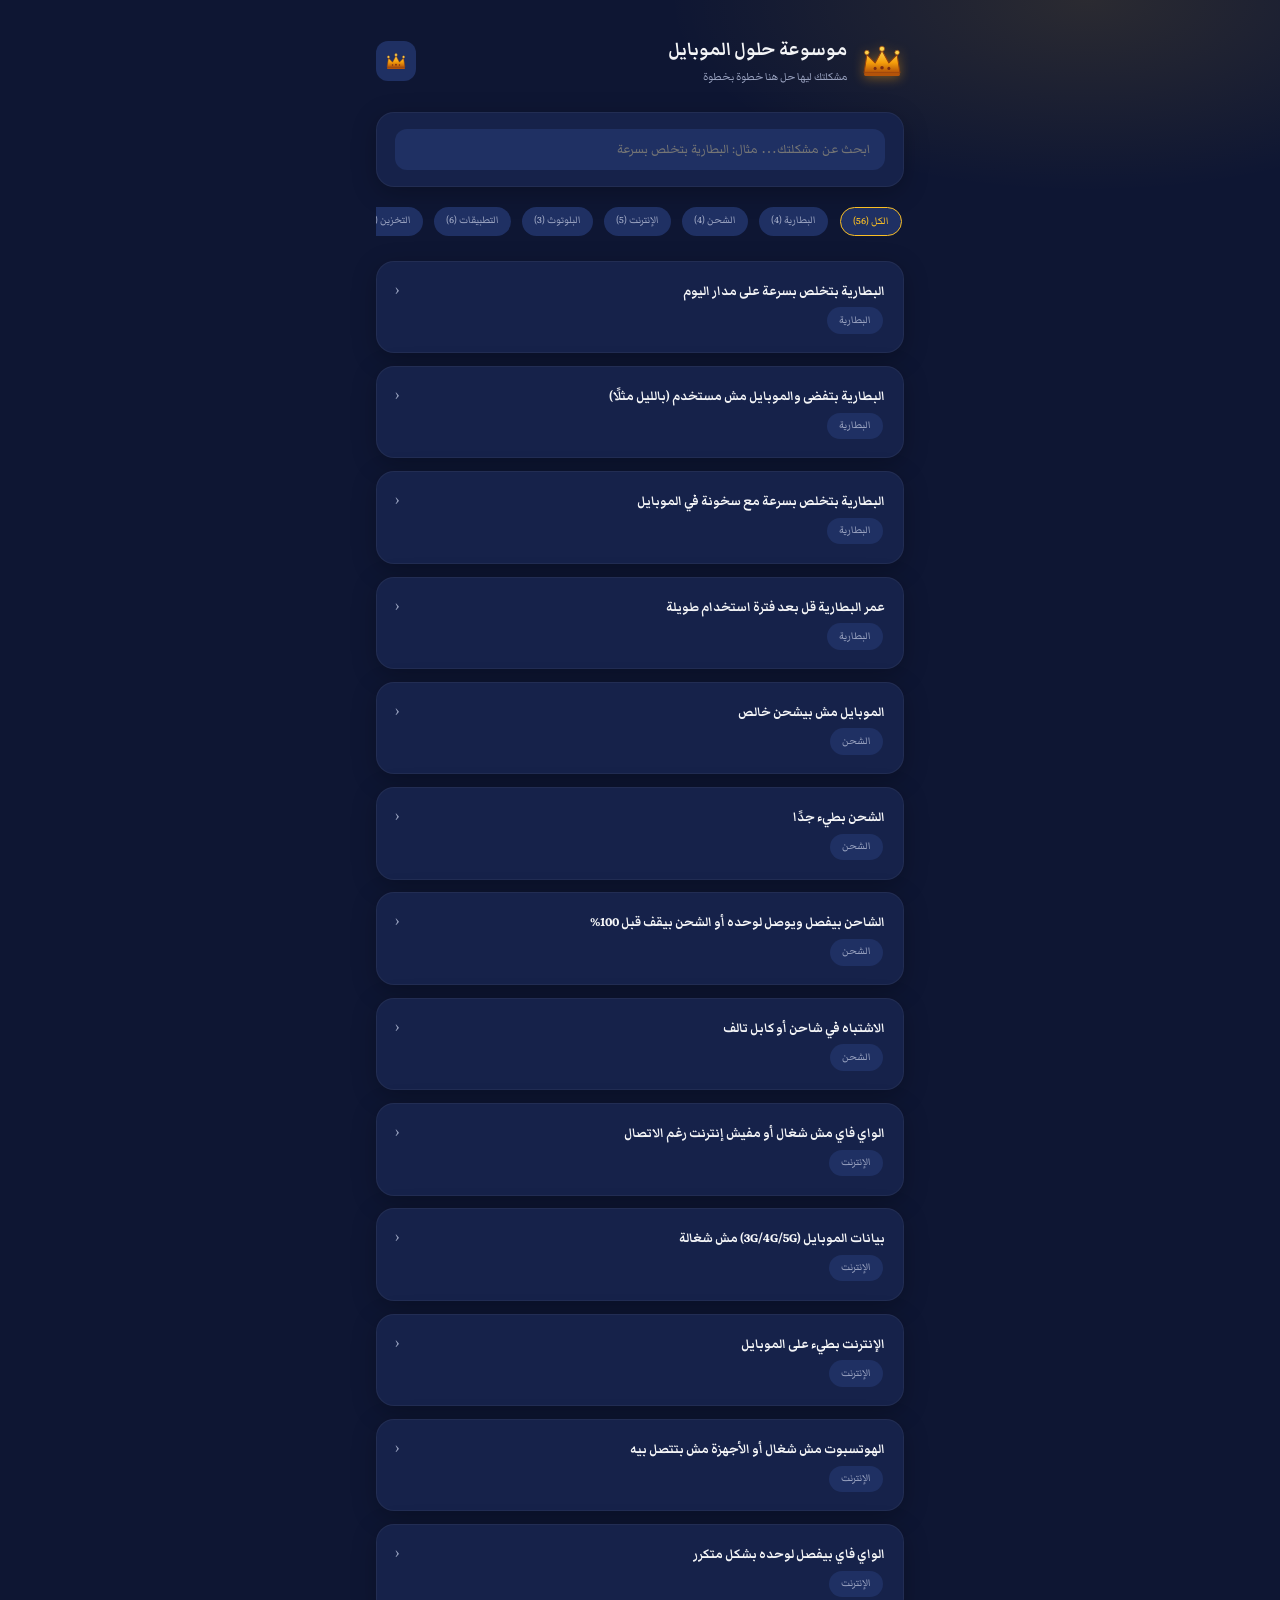
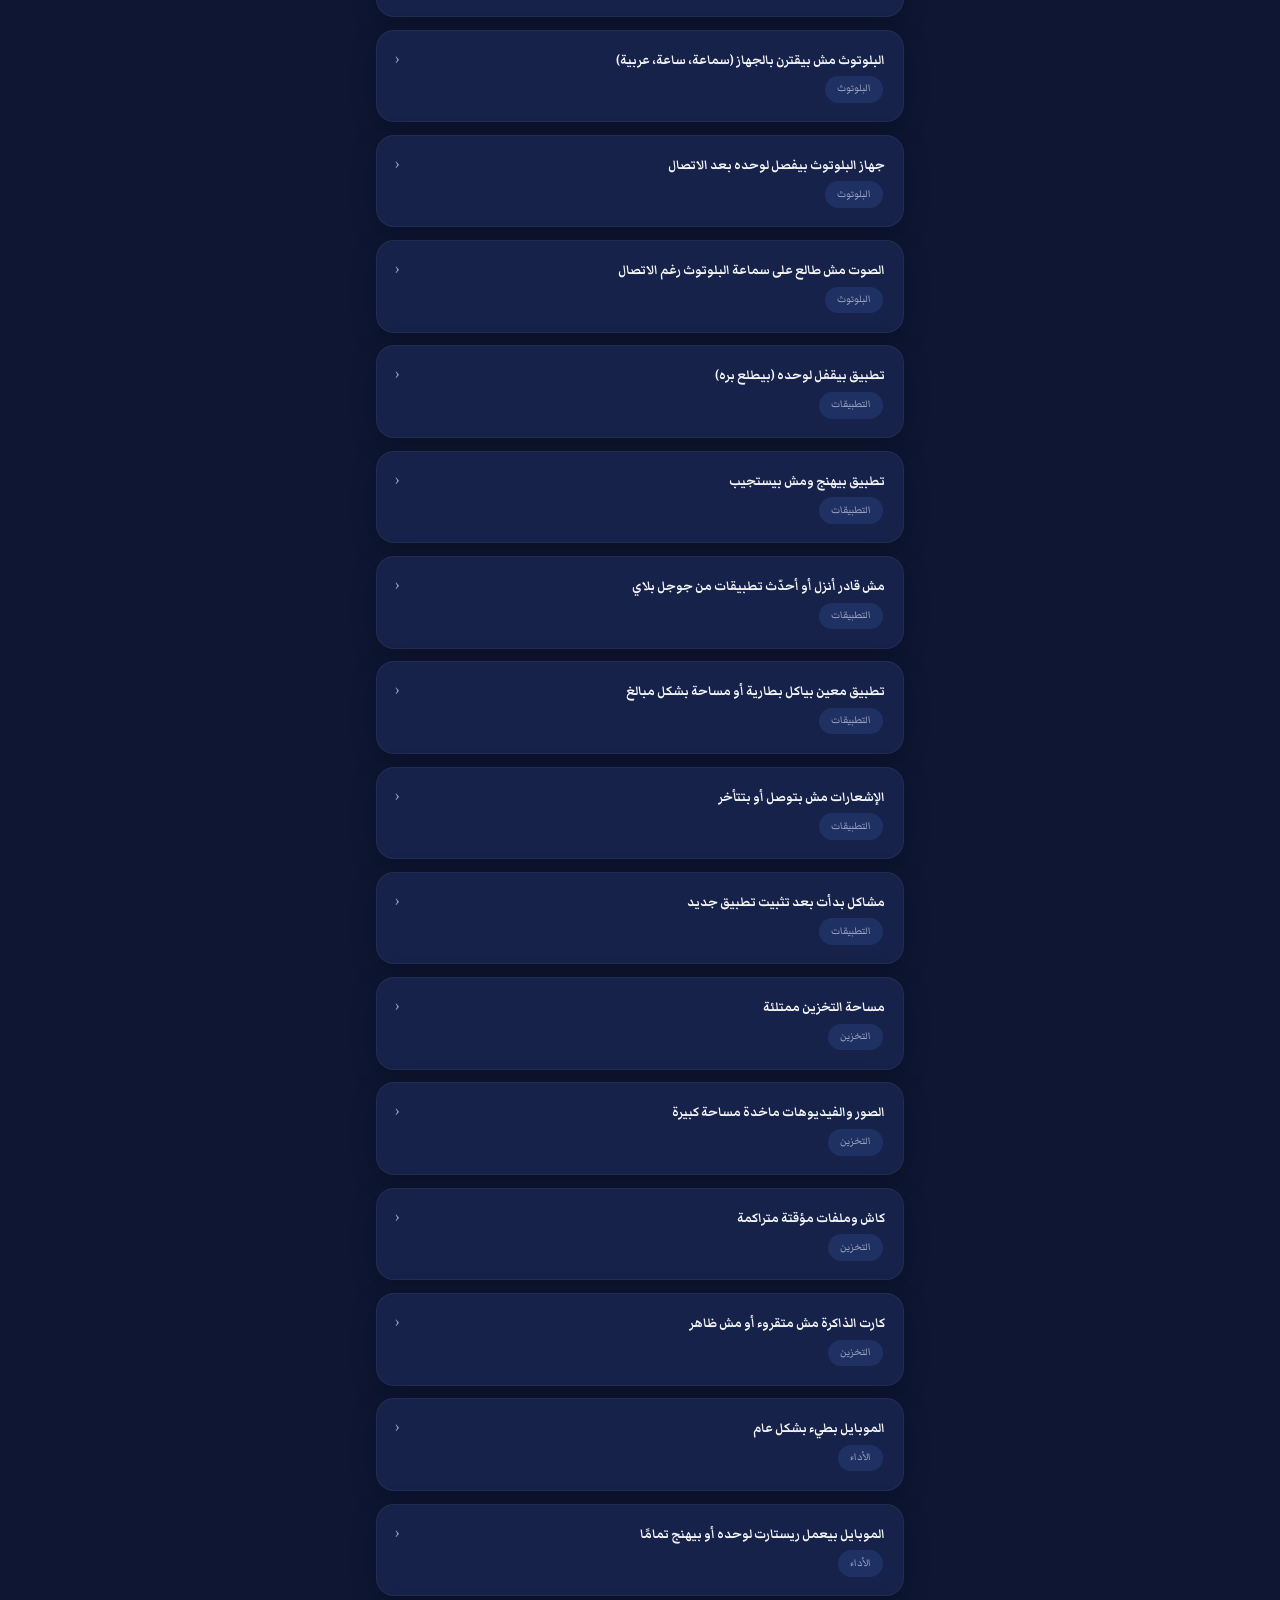
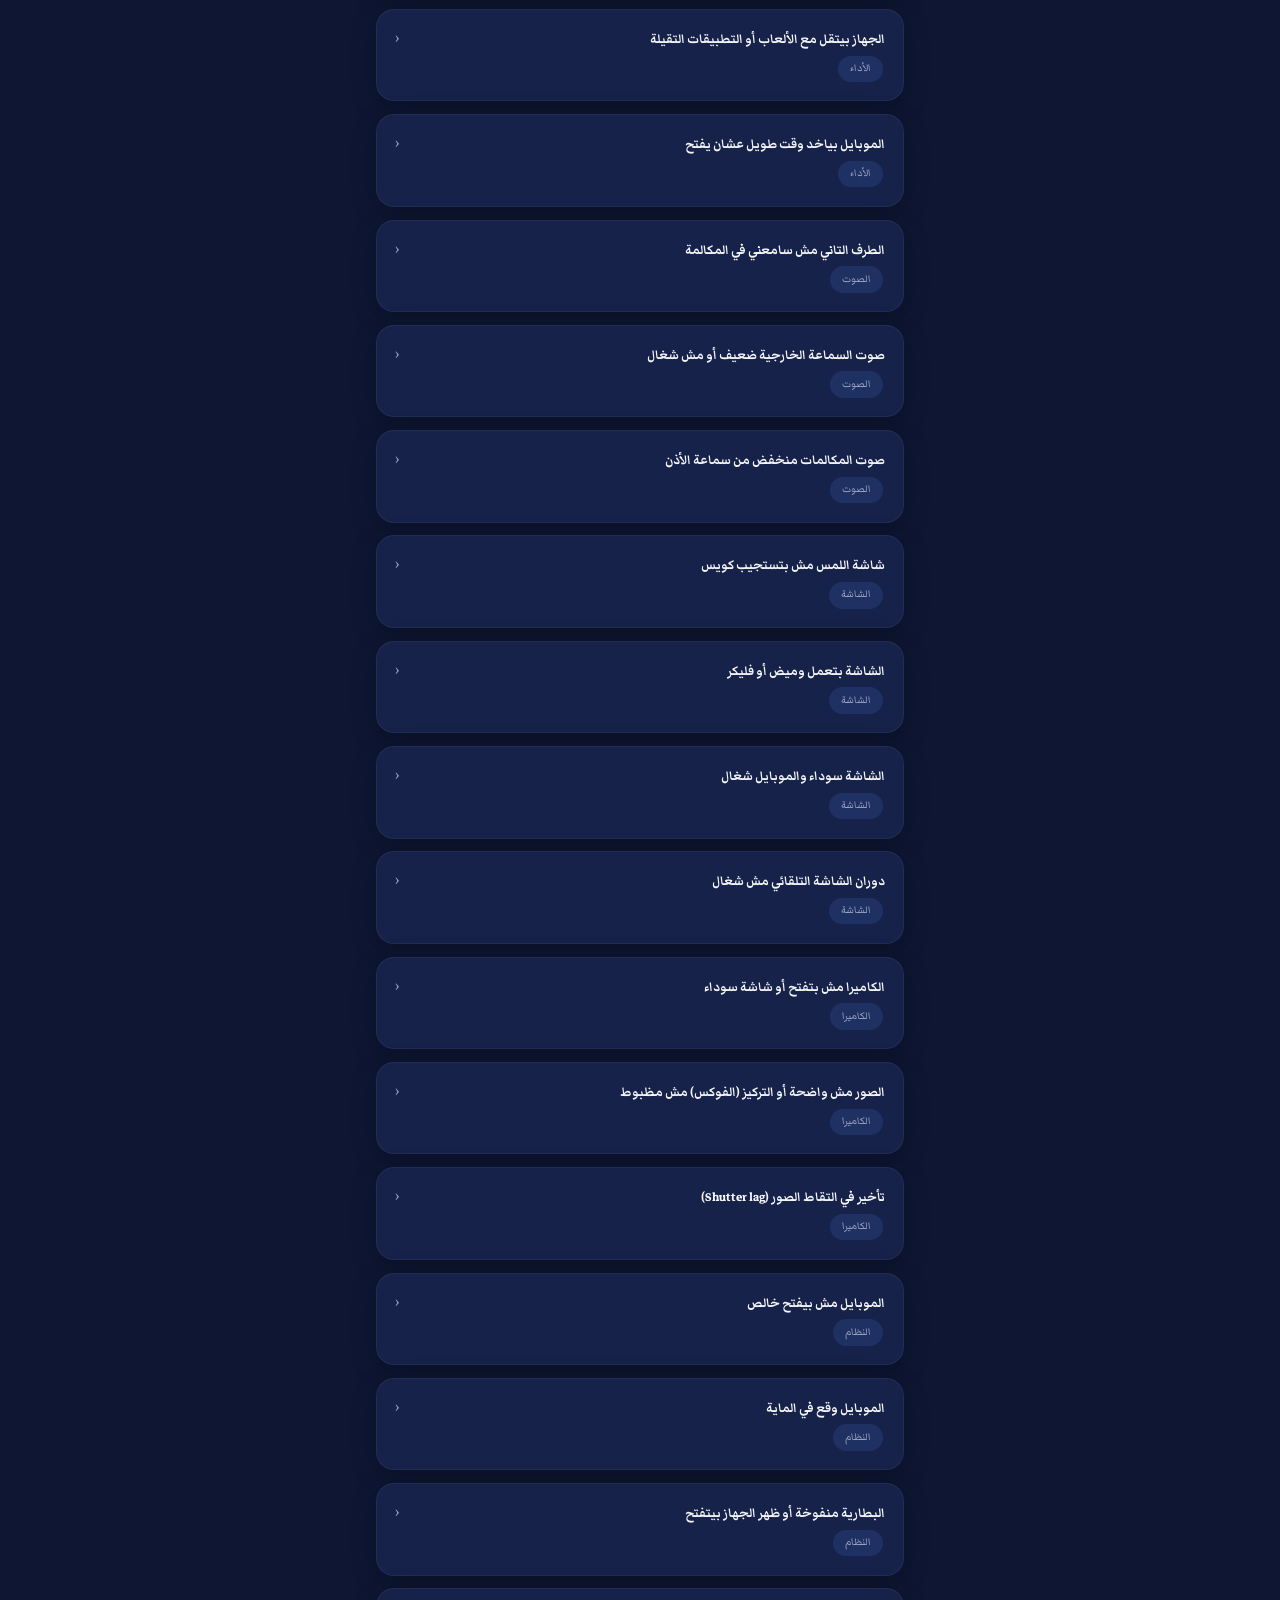
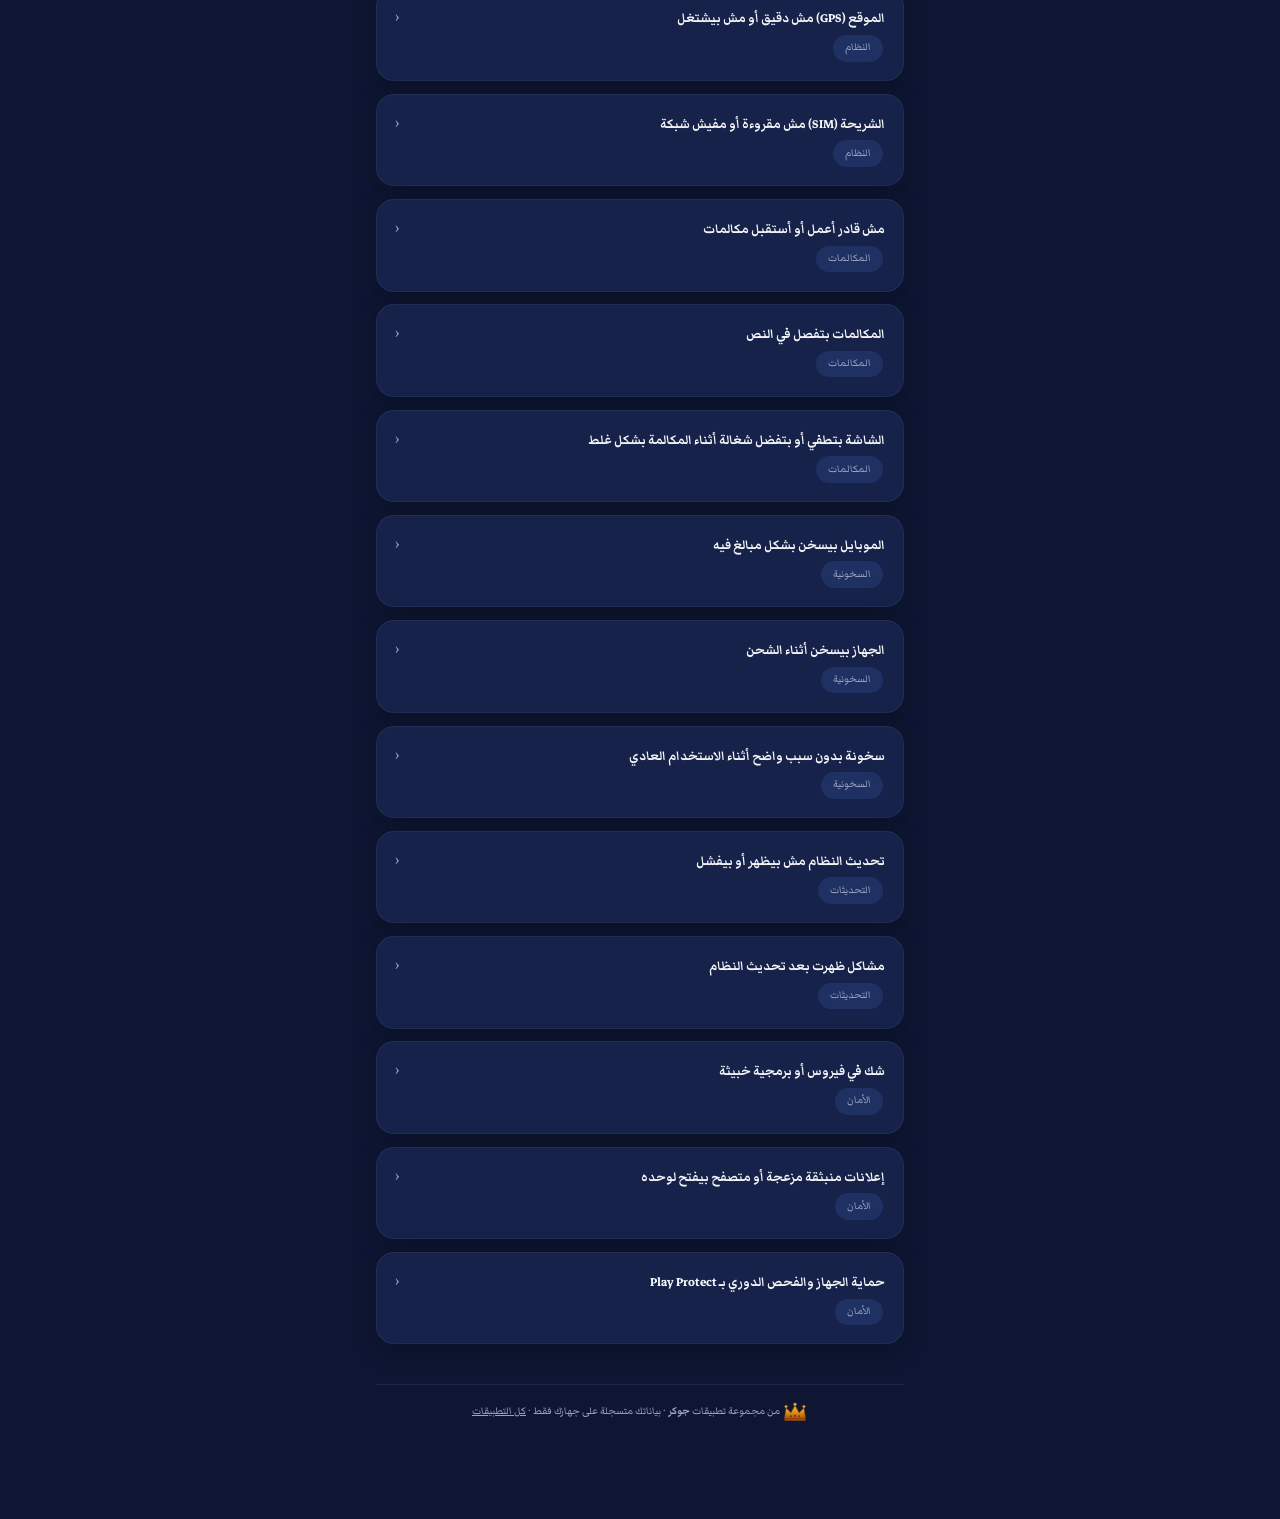
<file: fix.html>
<!DOCTYPE html>
<html lang="ar" dir="rtl">
<head>
<meta charset="UTF-8">
<meta name="viewport" content="width=device-width, initial-scale=1, viewport-fit=cover">
<title>موسوعة حلول الموبايل | تطبيقات جوكر</title>
<link rel="stylesheet" href="fonts-fix.css"><link rel="stylesheet" href="joker-base-v2.css?v=quality1">
<style>
:root{
  --bg:#0E1633; --surface:#16224A; --surface2:#1F3063;
  --accent:#FBBF24; --accent2:#D4AF37;
  --font-head:'Markazi Text',serif; --font-body:'Markazi Text',serif;
}
body{background:radial-gradient(700px 320px at 85% 0%, rgba(251,191,36,.12), transparent 60%), var(--bg)}
h1,h2,h3{font-size:1.35em}
.cat-bar{display:flex;gap:.4rem;overflow-x:auto;padding:.3rem 0 .6rem}
.cat-bar .jk-chip{white-space:nowrap;cursor:pointer;flex:none}
.cat-bar .jk-chip.sel{border:1px solid var(--accent);color:var(--accent)}
.kb-item{cursor:pointer}
.steps{counter-reset:s;margin:.5rem 0}
.steps li{list-style:none;position:relative;padding-inline-start:2.2rem;margin:.5rem 0}
.steps li::before{counter-increment:s;content:counter(s);position:absolute;inset-inline-start:0;top:.1rem;
  width:1.6rem;height:1.6rem;border-radius:50%;background:var(--accent);color:#111;display:grid;place-items:center;font-weight:700;font-size:.85rem}
.warn{background:#451A1A;border:1px solid #7F1D1D;border-radius:12px;padding:.55rem .8rem;font-size:.85rem;margin:.4rem 0}
.src{font-size:.75rem;color:var(--muted);word-break:break-all}
.src a{color:var(--accent)}
.back{background:none;color:var(--muted);font-size:.9rem;padding:.3rem .6rem}
.sample-note{background:rgba(251,191,36,.1);border:1px solid rgba(251,191,36,.35);border-radius:12px;padding:.5rem .8rem;font-size:.8rem}

</style>

<link rel="icon" href="crown.svg" type="image/svg+xml">
<meta name="theme-color" content="#0E1633">
</head>
<body>
<div class="jk-wrap">
  <header class="jk-header" id="jk-header"></header>

  <div id="home">
    <div class="sample-note" id="sampleNote" style="display:none">المحتوى الحالي عيّنة أولية لضبط الشكل، والموسوعة الكاملة (50+ مشكلة موثقة بمصادر) بتتحضر وبتتراجع دلوقتي.</div>
    <section class="jk-card">
      <input id="q" placeholder="ابحث عن مشكلتك… مثال: البطارية بتخلص بسرعة">
    </section>
    <div class="cat-bar" id="cats"></div>
    <div id="list"></div>
  </div>

  <div id="detail" style="display:none">
    <button class="back" id="back">→ رجوع للموسوعة</button>
    <section class="jk-card" id="dBody"></section>
  </div>

  <footer class="jk-footer" id="jk-footer"></footer>
</div>
<script src="joker-core.js?v=quality1"></script>
<script>
window.KB_SRC=[{"id": "bat-001", "category": "battery", "title_ar": "البطارية بتخلص بسرعة على مدار اليوم", "symptoms_ar": ["نسبة البطارية بتنزل بسرعة حتى مع الاستخدام العادي", "الموبايل محتاج شحن أكتر من مرة في اليوم", "النسبة بتنزل فجأة بشكل ملحوظ"], "causes_ar": ["سطوع الشاشة عالي أو مدة قفل الشاشة طويلة", "تطبيقات بتستهلك بطارية كتير في الخلفية", "خاصية البطارية التكيفية مقفولة", "حسابات قديمة مش بتتستخدم لسه مزودة على الجهاز"], "steps_ar": ["قلل سطوع الشاشة أو فعّل السطوع التلقائي", "خلي الشاشة تقفل بعد مدة أقصر من إعدادات الشاشة", "من إعدادات البطارية شوف التطبيقات الأعلى استهلاكًا وقيّد استخدامها في الخلفية", "فعّل البطارية التكيفية (Adaptive Battery) من إعدادات البطارية", "فعّل المظهر الداكن لو شاشتك من نوع OLED"], "warnings_ar": ["تقييد التطبيقات في الخلفية ممكن يأخر وصول إشعاراتها، فما تطبقهوش على تطبيقات مهمة ليك زي الواتساب", "متقفلش مزامنة الحسابات اللي محتاجها زي النسخ الاحتياطي لجهات الاتصال"], "escalate_ar": "لو المشكلة مستمرة بعد الخطوات الآمنة دي، اطلب فحص متخصص أو دعم الشركة المصنعة؛ الاختبارات دي لوحدها مش بتحدد السبب ولا بتثبت تلف جزء معين.", "prevention_ar": ["استخدم الشاحن الأصلي أو شاحن معتمد", "بلاش تعرض الموبايل لحرارة عالية خصوصًا وهو مشحون بالكامل", "حدّث النظام والتطبيقات أول بأول لأن التحديثات كتير بتحسن استهلاك البطارية"], "when_ar": "أكتر وضوحًا في الأيام اللي فيها استخدام تقيل: تصوير فيديو، ألعاب، أو تشغيل الخرائط لفترات طويلة.", "applies_to_ar": "عام — خطوات مصدرها صفحة دعم أندرويد الرسمية من جوجل؛ بعض الخيارات متاحة من أندرويد 13 وأحدث، وأسماء القوائم ممكن تختلف حسب واجهة الشركة المصنعة (سامسونج، شاومي، أوبو وغيرهم).", "sources": ["https://support.google.com/android/answer/7664692?hl=en"]}, {"id": "bat-002", "category": "battery", "title_ar": "البطارية بتفضى والموبايل مش مستخدم (بالليل مثلًا)", "symptoms_ar": ["بتصحى تلاقي نسبة البطارية نزلت كتير والموبايل مقفول الشاشة طول الليل", "استهلاك واضح في وضع الاستعداد"], "causes_ar": ["تطبيقات بتشتغل في الخلفية وتسحب بيانات", "إشارات شبكة ضعيفة بتخلي الموبايل يستهلك طاقة أكتر", "تطبيق من المثبتين حديثًا بيسبب استنزاف غير طبيعي"], "steps_ar": ["من إعدادات البطارية راجع تقرير استهلاك البطارية وشوف أنهي تطبيقات بتستهلك في الخلفية", "قيّد نشاط الخلفية للتطبيقات اللي مش محتاجها", "فعّل البطارية التكيفية لو مش مفعلة", "لو الشبكة ضعيفة في مكانك بالليل، فعّل وضع الطيران أو اقفل بيانات الموبايل وقت النوم", "لو المشكلة بدأت بعد تثبيت تطبيق جديد، جرب وضع الأمان (Safe Mode) لتحديد التطبيق المسبب"], "warnings_ar": ["وضع الطيران بيوقف المكالمات والرسائل والإنترنت، فاستخدمه وقت النوم بس لو مش منتظر مكالمات مهمة", "متقفلش إشعارات تطبيقات الطوارئ أو المنبهات اللي محتاجها"], "escalate_ar": "لو الاستنزاف في وضع الاستعداد مستمر بشكل كبير حتى بعد تقييد الخلفية ووضع الأمان، راجع مركز صيانة معتمد لفحص البطارية.", "prevention_ar": ["راجع استهلاك البطارية من الإعدادات كل فترة", "استغنى عن التطبيقات اللي مش بتستخدمها", "خلي الموبايل في مكان فيه تغطية شبكة كويسة وقت الشحن الليلي"], "applies_to_ar": "عام — مصدر الخطوات دعم أندرويد الرسمي من جوجل؛ تقارير استهلاك البطارية متوفرة في أغلب إصدارات أندرويد الحديثة مع اختلاف أماكنها حسب الشركة المصنعة.", "sources": ["https://support.google.com/android/answer/7664692?hl=en", "https://support.google.com/android/answer/7665064?hl=en"]}, {"id": "bat-003", "category": "battery", "title_ar": "البطارية بتخلص بسرعة مع سخونة في الموبايل", "symptoms_ar": ["الجهاز سخن ونسبة البطارية بتنزل بسرعة", "السخونة بتزيد مع الاستخدام التقيل أو أثناء الشحن"], "causes_ar": ["الحرارة العالية بتخلي البطارية تفقد شحنها أسرع حتى من غير استخدام", "تطبيقات تقيلة (ألعاب، كاميرا، فيديو) شغالة فترات طويلة", "الموبايل متعرض لشمس مباشرة أو مكان حار"], "steps_ar": ["شيل الموبايل من أي مكان حار أو من الشمس المباشرة", "اقفل التطبيقات التقيلة اللي مش بتستخدمها دلوقتي", "خفف سطوع الشاشة", "لو السخونة أثناء الشحن، افصل الشاحن وخلي الجهاز يبرد قبل ما تشحنه تاني", "من إعدادات البطارية شوف لو فيه تطبيق بيستهلك بشكل غير طبيعي وقيّده"], "warnings_ar": ["الحرارة العالية المستمرة بتأذي البطارية على المدى الطويل، فمتهملش السخونة المتكررة", "لو الجهاز سخن لدرجة مزعجة أو ظهر تحذير حرارة على الشاشة، افصله عن أي شاحن وقفل الشاشة وسيبه يبرد في مكان عادي مش في تلاجة أو فريزر"], "escalate_ar": "لو السخونة بتحصل حتى مع استخدام خفيف جدًا، أو الجهاز بيفصل لوحده من الحرارة، ده محتاج فحص في مركز صيانة معتمد.", "prevention_ar": ["ماتسيبش الموبايل في عربية مقفولة تحت الشمس", "شيل الجراب السميك وقت الشحن لو بتلاحظ سخونة", "قسّم جلسات اللعب أو التصوير الطويلة"], "when_ar": "ملحوظ أكتر في الصيف أو في الأماكن الحارة.", "applies_to_ar": "عام — مصدر الخطوات صفحات دعم جوجل الرسمية الخاصة بالبطارية والحرارة؛ سلوك الجهاز مع الحرارة مش مرتبط بإصدار أندرويد معين.", "sources": ["https://support.google.com/android/answer/7664692?hl=en", "https://support.google.com/pixelphone/answer/3333708?hl=en"]}, {"id": "bat-004", "category": "battery", "title_ar": "عمر البطارية قل بعد فترة استخدام طويلة", "symptoms_ar": ["البطارية اللي كانت بتكمل اليوم بقت محتاجة شحن قبل آخر اليوم", "الجهاز عنده سنة أو أكتر والاستهلاك زاد تدريجيًا"], "causes_ar": ["بطاريات الليثيوم بتفقد من سعتها تدريجيًا مع الشحن والاستخدام الطبيعي", "التعرض المتكرر للحرارة بيسرّع تآكل البطارية", "عادات شحن بتجهد البطارية على المدى الطويل"], "steps_ar": ["طبّق خطوات توفير البطارية الأساسية: تقليل السطوع، تقييد الخلفية، البطارية التكيفية", "تجنب الحرارة العالية خصوصًا أثناء الشحن", "استخدم شاحن معتمد بمواصفات مناسبة لجهازك", "لو الجهاز فيه إعداد لحماية البطارية أو تحديد الشحن، فعّله لو متاح في واجهتك"], "warnings_ar": ["مفيش تطبيق أو حيلة برمجية بترجع سعة البطارية المفقودة، فانتبه من تطبيقات بتعد بإصلاح البطارية", "متحاولش تغير البطارية بنفسك لو الجهاز ظهره ملزوق أو البطارية مدمجة"], "escalate_ar": "لو المشكلة مستمرة بعد الخطوات الآمنة دي، اطلب فحص متخصص أو دعم الشركة المصنعة؛ الاختبارات دي لوحدها مش بتحدد السبب ولا بتثبت تلف جزء معين.", "prevention_ar": ["حافظ على الموبايل بعيد عن الحرارة", "اشحن بالشاحن الأصلي أو المعتمد", "ماتسيبش الموبايل على الشاحن في مكان حار"], "applies_to_ar": "عام — معلومات العناية بالبطارية من دعم جوجل الرسمي وتنطبق على كل أجهزة أندرويد بغض النظر عن الإصدار.", "sources": ["https://support.google.com/android/answer/7664692?hl=en"]}, {"id": "chg-001", "category": "charging", "title_ar": "الموبايل مش بيشحن خالص", "symptoms_ar": ["علامة الشحن مش بتظهر عند توصيل الشاحن", "النسبة ثابتة أو بتنزل وهو على الشاحن", "الجهاز مش بيفتح بعد ما فضيت البطارية تمامًا"], "causes_ar": ["مشكلة في الكابل أو رأس الشاحن أو مصدر الكهرباء", "منفذ الشحن فيه تراب أو أوساخ", "البطارية فضيت تمامًا ومحتاجة وقت على الشاحن قبل ما الجهاز يستجيب"], "steps_ar": ["جرب كابل وشاحن تانيين معروف إنهم شغالين، ومن مصدر كهرباء مختلف", "راجع منفذ الشحن بصريًا، ولو فيه أوساخ اطلب تنظيفه عند متخصص", "وصّل الشاحن الأصلي واسيب الجهاز نص ساعة على الأقل قبل ما تتوقع أي استجابة لو البطارية كانت فاضية تمامًا", "اضغط زرار التشغيل ضغطة مطولة حوالي 30 ثانية لعمل إعادة تشغيل إجبارية", "لو الجهاز فيه جراب، شيله وجرّب الشحن تاني"], "warnings_ar": ["لو الجهاز اتبل أو البطارية منفوخة أو فيه دخان أو حرارة شديدة، متشحنوش ومتعملش تجارب تشغيل؛ أبعد عنه واطلب مساعدة متخصصة.", "متحطش أي حاجة معدنية أو مبلولة جوه منفذ الشحن", "لو شميت ريحة احتراق أو لاحظت تغير في شكل البطارية، افصل الشاحن فورًا وما تحاولش تشغل الجهاز", "إعادة التشغيل الإجبارية آمنة ومش بتمسح بياناتك"], "escalate_ar": "لو المشكلة مستمرة بعد الخطوات الآمنة دي، اطلب فحص متخصص أو دعم الشركة المصنعة؛ الاختبارات دي لوحدها مش بتحدد السبب ولا بتثبت تلف جزء معين.", "prevention_ar": ["نضف منفذ الشحن من وقت للتاني برفق", "استخدم كابلات وشواحن معتمدة", "ماتسحبش الكابل من السلك، اسحبه من الرأس"], "applies_to_ar": "عام — خطوات مصدرها صفحة دعم جوجل الرسمية لمشاكل الشحن والتشغيل؛ مدة الضغط على زرار التشغيل ممكن تختلف حسب الشركة المصنعة.", "sources": ["https://support.google.com/android/answer/7662405?hl=en"]}, {"id": "chg-002", "category": "charging", "title_ar": "الشحن بطيء جدًا", "symptoms_ar": ["الشحن بياخد ساعات أطول من المعتاد", "النسبة بتزيد ببطء ملحوظ"], "causes_ar": ["شاحن أو كابل ضعيف أو تالف أو مش مطابق لمواصفات الجهاز", "الشحن من منفذ USB في كمبيوتر أو مصدر ضعيف بدل فيشة الحائط", "الموبايل سخن أثناء الشحن فالشحن بيتباطأ حماية للبطارية", "استخدام الجهاز أثناء الشحن"], "steps_ar": ["اشحن من فيشة حائط بشاحن وكابل أصليين أو معتمدين", "قارن بشاحن تاني لو عندك، عشان تستبعد تلف الشاحن أو الكابل", "سيب الموبايل من غير استخدام أثناء الشحن واقفل الشاشة", "لو الجهاز سخن، شيله من المكان الحار وسيبه يبرد ثم كمّل الشحن"], "warnings_ar": ["لو الجهاز اتبل أو البطارية منفوخة أو فيه دخان أو حرارة شديدة، متشحنوش ومتعملش تجارب تشغيل؛ أبعد عنه واطلب مساعدة متخصصة.", "الشواحن المقلدة الرخيصة ممكن تبطئ الشحن وتأذي البطارية وتمثل خطر أمان", "متفتحش تطبيقات تقيلة زي الألعاب والموبايل بيشحن لو بتلاحظ سخونة"], "escalate_ar": "لو المشكلة مستمرة بعد الخطوات الآمنة دي، اطلب فحص متخصص أو دعم الشركة المصنعة؛ الاختبارات دي لوحدها مش بتحدد السبب ولا بتثبت تلف جزء معين.", "prevention_ar": ["استثمر في شاحن وكابل معتمدين", "اشحن في مكان درجة حرارته عادية", "حدّث النظام لأن تحديثاته بتحسن إدارة الطاقة أحيانًا"], "applies_to_ar": "عام — مصدر الخطوات دعم جوجل الرسمي لمشاكل الشحن؛ سرعات الشحن وتسمياته (شحن سريع وغيره) بتختلف حسب الجهاز والشاحن.", "sources": ["https://support.google.com/android/answer/7662405?hl=en", "https://support.google.com/android/answer/7664692?hl=en"]}, {"id": "chg-003", "category": "charging", "title_ar": "الشاحن بيفصل ويوصل لوحده أو الشحن بيقف قبل 100%", "symptoms_ar": ["علامة الشحن بتظهر وتختفي بشكل متقطع", "الشحن بيقف عند نسبة معينة ومش بيكمل"], "causes_ar": ["كابل أو رأس شاحن تالف أو مش متوصل كويس", "أوساخ في منفذ الشحن بتمنع التلامس الكامل", "بعض الأجهزة بتوقف أو تحد الشحن عند نسبة معينة كميزة لحماية البطارية", "سخونة الجهاز بتوقف الشحن مؤقتًا"], "steps_ar": ["جرّب كابل وشاحن مختلفين معروف إنهم سليمين", "افحص منفذ الشحن واطلب تنظيفه عند متخصص لو فيه أوساخ", "اتأكد إن الكابل داخل لحد الآخر في المنفذ ومش متراخي", "راجع إعدادات البطارية لو فيه خيار زي حماية البطارية أو حد الشحن وفعّله أو اقفله حسب رغبتك", "لو الجهاز سخن، افصله وسيبه يبرد"], "warnings_ar": ["لو الجهاز اتبل أو البطارية منفوخة أو فيه دخان أو حرارة شديدة، متشحنوش ومتعملش تجارب تشغيل؛ أبعد عنه واطلب مساعدة متخصصة.", "الشحن المتقطع بسبب تلامس ضعيف ممكن يأذي المنفذ على المدى الطويل، فمتهملش المشكلة", "متحاولش تثني أو تضغط على الكابل جوه المنفذ بالقوة"], "escalate_ar": "لو المشكلة مستمرة بعد الخطوات الآمنة دي، اطلب فحص متخصص أو دعم الشركة المصنعة؛ الاختبارات دي لوحدها مش بتحدد السبب ولا بتثبت تلف جزء معين.", "prevention_ar": ["متستخدمش الموبايل بعنف وهو على الشاحن", "خلي منفذ الشحن نضيف", "بدّل الكابلات المهترئة أول بأول"], "applies_to_ar": "عام — مصدر الخطوات دعم جوجل الرسمي؛ ميزة حد الشحن لحماية البطارية موجودة في بعض الشركات فقط وأسماؤها مختلفة.", "sources": ["https://support.google.com/android/answer/7662405?hl=en"]}, {"id": "chg-004", "category": "charging", "title_ar": "الاشتباه في شاحن أو كابل تالف", "symptoms_ar": ["الشحن مش منتظم أو مش شغال مع شاحن معين", "الكابل باين عليه تقطيع أو انحناء شديد", "الشاحن بيسخن بشكل غير طبيعي"], "causes_ar": ["تلف داخلي في أسلاك الكابل من الثني المتكرر", "رأس شاحن مقلدة أو مش مطابقة لمواصفات الجهاز", "تآكل طبيعي مع الاستخدام الطويل"], "steps_ar": ["افصل الشاحن المشتبه فيه لو فيه سلك مكشوف أو رائحة أو سخونة شديدة، ومتجربوش على جهاز تاني", "افحص الكابل والشاحن بصريًا من غير فتحهم أو لمس أجزاء مكشوفة", "اختبر الهاتف فقط بشاحن وكابل سليمين معتمدين ومناسبين له", "استبدل الملحق التالف بواحد معتمد، أو اطلب فحصه عند متخصص"], "warnings_ar": ["لو الجهاز اتبل أو البطارية منفوخة أو فيه دخان أو حرارة شديدة، متشحنوش ومتعملش تجارب تشغيل؛ أبعد عنه واطلب مساعدة متخصصة.", "الكابل المقطوع أسلاكه الظاهرة ممكن يسبب شرارة أو صعق، بطل استخدامه فورًا", "الشاحن اللي بيسخن جدًا أو ريحته محروقة لازم يتوقف استخدامه فورًا ويتبدل"], "escalate_ar": "لو الشاحن الأصلي للجهاز اتلف وهو لسه في الضمان، كلم الوكيل أو مركز الصيانة المعتمد بدل ما تشتري بديل مجهول.", "prevention_ar": ["ماتلفش الكابل بإحكام حوالين الشاحن", "اسحب الكابل من الرأس مش من السلك", "اشتري الإكسسوارات من أماكن موثوقة"], "applies_to_ar": "عام — ينطبق على كل أجهزة أندرويد؛ الخطوات مبنية على إرشادات دعم جوجل الخاصة باستكشاف أخطاء الشاحن والكابل.", "sources": ["https://support.google.com/android/answer/7662405?hl=en"]}, {"id": "net-001", "category": "internet", "title_ar": "الواي فاي مش شغال أو مفيش إنترنت رغم الاتصال", "symptoms_ar": ["الواي فاي متوصل بس مفيش إنترنت", "الشبكة ظاهرة بس الجهاز مش بيتصل", "الإنترنت شغال على أجهزة تانية على نفس الشبكة"], "causes_ar": ["مشكلة في الراوتر نفسه", "إعدادات شبكة قديمة أو خاطئة محفوظة على الجهاز", "تعارض مؤقت بيتحل بإعادة التشغيل"], "steps_ar": ["فعّل وضع الطيران ثواني ثم اقفله", "اعمل إعادة تشغيل للموبايل", "انسَ شبكة الواي فاي من الإعدادات ثم اتصل بيها من جديد وأدخل الباسورد", "اعمل إعادة تشغيل للراوتر: افصله من الكهرباء حوالي دقيقة ثم شغّله تاني", "اتأكد إن الإنترنت شغال على جهاز تاني على نفس الشبكة عشان تفرق بين مشكلة الراوتر ومشكلة الموبايل"], "warnings_ar": ["نسيان الشبكة بيمسح الباسورد المحفوظ ليها على الجهاز، فهتحتاج تدخله تاني", "إعادة تشغيل الراوتر بتقطع الإنترنت مؤقتًا عن كل المتصلين", "إعادة ضبط إعدادات الشبكة بتمسح شبكات الواي فاي المحفوظة وأجهزة البلوتوث المقترنة وبياناتها، فسجل المهم منها قبلها"], "escalate_ar": "لو كل الأجهزة على الشبكة مفيهاش إنترنت بعد إعادة تشغيل الراوتر، كلم مزود خدمة الإنترنت. لو جهازك بس هو اللي مش بيتصل وأجهزة تانية شغالة، جرب إعادة ضبط إعدادات الشبكة من الإعدادات، ولو استمرت راجع الدعم الفني لشركة الموبايل.", "prevention_ar": ["حدّث نظام الموبايل أول بأول", "اعمل إعادة تشغيل للراوتر كل فترة", "ما تحفظش شبكات كتير مش بتستخدمها"], "applies_to_ar": "عام — خطوات مصدرها صفحة دعم جوجل الرسمية لمشاكل الاتصال بالإنترنت؛ أماكن إعدادات الشبكة بتختلف حسب الشركة المصنعة وإصدار أندرويد.", "sources": ["https://support.google.com/android/answer/2651367?hl=en"]}, {"id": "net-002", "category": "internet", "title_ar": "بيانات الموبايل (3G/4G/5G) مش شغالة", "symptoms_ar": ["علامة الشبكة موجودة بس مفيش إنترنت على بيانات الموبايل", "الإنترنت شغال على الواي فاي بس مش على الباقة"], "causes_ar": ["بيانات الموبايل مقفولة من الإعدادات", "الباقة خلصت أو الخدمة متوقفة من شركة المحمول", "إعدادات APN غلط أو محتاجة تحديث", "وضع توفير البيانات مقيد الاستخدام"], "steps_ar": ["اتأكد إن بيانات الموبايل مفعلة من الإعدادات أو قائمة الاختصارات", "فعّل وضع الطيران ثواني ثم اقفله", "اعمل إعادة تشغيل للموبايل", "راجع رصيد الباقة وتجديدها من تطبيق شركة المحمول أو كود الاستعلام", "راجع إعدادات APN في إعدادات شبكة الموبايل واتأكد إنها صح لشركتك", "لو مفعّل توفير البيانات، اقفله مؤقتًا وجرّب"], "warnings_ar": ["متمسحش إعدادات APN من غير ما تعرف القيم الصحيحة من شركة المحمول، لأن الغلط فيها بيوقف النت", "بعض خطوات الشبكة بتستهلك من الباقة، فراقب رصيدك أثناء التجربة"], "escalate_ar": "لو الباقة فعالة والإعدادات صح والنت لسه مش شغال، كلم خدمة عملاء شركة المحمول لأن المشكلة ممكن تكون من الشبكة أو الشريحة.", "prevention_ar": ["تابع رصيد الباقة قبل ما تخلص", "احتفظ بإعدادات APN الصحيحة لشركتك", "حدّث النظام بانتظام"], "applies_to_ar": "عام — مصدر الخطوات دعم جوجل الرسمي لمشاكل الاتصال؛ أسماء قوائم الشبكة بتختلف حسب الشركة المصنعة وشركة المحمول.", "sources": ["https://support.google.com/android/answer/2651367?hl=en"]}, {"id": "net-003", "category": "internet", "title_ar": "الإنترنت بطيء على الموبايل", "symptoms_ar": ["الصفحات والفيديوهات بتاخد وقت طويل في التحميل", "السرعة أقل على الموبايل مقارنة بأجهزة تانية"], "causes_ar": ["إشارة شبكة ضعيفة في المكان", "الراوتر بعيد أو فيه عوائق", "تطبيقات في الخلفية بتسحب من النت", "ازدحام على الشبكة"], "steps_ar": ["قيس السرعة بتطبيق أو موقع قياس سرعة وسجل النتيجة", "قرب من الراوتر أو جرب في مكان تاني", "فعّل وضع الطيران ثواني ثم اقفله", "اقفل التطبيقات اللي مش بتستخدمها اللي ممكن تسحب نت في الخلفية", "اعمل إعادة تشغيل للراوتر", "لو البطء على بيانات الموبايل بس، جرب في مكان تغطيته أحسن"], "warnings_ar": ["قياس السرعة بيستهلك من الباقة لو على بيانات الموبايل", "متحملش تطبيقات تسريع نت مجهولة لأن معظمها بلا فايدة حقيقية وبعضها مشبوه", "إعادة ضبط إعدادات الشبكة بتمسح شبكات الواي فاي المحفوظة وأجهزة البلوتوث المقترنة وبياناتها، فسجل المهم منها قبلها"], "escalate_ar": "لو السرعة أبطأ من سرعة اشتراكك على كل الأجهزة، كلم مزود الخدمة. لو جهازك بس البطيء على نفس الشبكة، جرب إعادة ضبط إعدادات الشبكة وبعدها راجع صيانة الجهاز.", "prevention_ar": ["حط الراوتر في مكان مفتوح ووسط البيت", "اقفل التحديثات التلقائية التقيلة وقت استخدام النت للحاجات المهمة", "تابع التطبيقات الأكثر استهلاكًا للبيانات من الإعدادات"], "applies_to_ar": "عام — مصدر الخطوات دعم جوجل الرسمي؛ أدوات قياس السرعة وإعدادات البيانات متاحة لكل إصدارات أندرويد الحديثة.", "sources": ["https://support.google.com/android/answer/2651367?hl=en"]}, {"id": "net-004", "category": "internet", "title_ar": "الهوتسبوت مش شغال أو الأجهزة مش بتتصل بيه", "symptoms_ar": ["الهوتسبوت متفعل بس الأجهزة التانية مش شايفاه", "الجهاز بيتصل بالهوتسبوت بس مفيش إنترنت", "الهوتسبوت بيفصل لوحده"], "causes_ar": ["بيانات الموبايل نفسها مش شغالة", "اسم الشبكة أو الباسورد متدخل غلط على الجهاز التاني", "إعدادات الهوتسبوت محتاجة مراجعة زي نوع الحماية أو النطاق", "شركة المحمول مقيدة خدمة الهوتسبوت على الباقة"], "steps_ar": ["اتأكد الأول إن النت شغال على الموبايل نفسه ببيانات الموبايل", "اقفل الهوتسبوت وشغّله تاني", "راجع اسم الشبكة والباسورد في إعدادات الهوتسبوت وأدخلهم تاني على الجهاز التاني", "جرّب تغيير نطاق الهوتسبوت من 5GHz لـ 2.4GHz لو الجهاز التاني قديم", "جرّب توصيل جهاز تالت عشان تحدد المشكلة في أنهي جهاز"], "warnings_ar": ["الهوتسبوت بيستهلك من باقة الموبايل وبيستهلك بطارية أسرع", "خلي باسورد الهوتسبوت قوي وماتشاركوش مع ناس مش واثقة فيهم"], "escalate_ar": "لو كل المحاولات فشلت والنت شغال على الموبايل، اسأل شركة المحمول لو الهوتسبوت متاح على باقتك، وبعدها راجع دعم الجهاز.", "prevention_ar": ["اقفل الهوتسبوت لما مش محتاجه", "راجع الأجهزة المتصلة بالهوتسبوت من وقت للتاني", "حدّث النظام بانتظام"], "applies_to_ar": "عام — مصدر الخطوات صفحة دعم جوجل الرسمية لمشاركة الاتصال بالهوتسبوت؛ أماكن الإعدادات بتختلف حسب الواجهة والإصدار.", "sources": ["https://support.google.com/android/answer/9059108?hl=en", "https://support.google.com/android/answer/2651367?hl=en"]}, {"id": "net-005", "category": "internet", "title_ar": "الواي فاي بيفصل لوحده بشكل متكرر", "symptoms_ar": ["الاتصال بالواي فاي بيقطع ويرجع كتير", "الموبايل بيتحول لبيانات الموبايل من غير قصد"], "causes_ar": ["إشارة الراوتر ضعيفة في مكان الاستخدام", "إعداد بتبديل تلقائي لبيانات الموبايل عند ضعف الواي فاي", "مشكلة في الراوتر نفسه", "وضع توفير الطاقة بيقفل الواي فاي أثناء السكون"], "steps_ar": ["قرب من الراوتر وشوف لو المشكلة بتحصل في مكان معين بس", "انسَ الشبكة واتصل بيها من جديد", "راجع إعدادات الواي فاي المتقدمة واقفل التبديل التلقائي لبيانات الموبايل لو مش عايزه", "اعمل إعادة تشغيل للراوتر", "جرّب شبكة واي فاي تانية عشان تستبعد مشكلة الراوتر"], "warnings_ar": ["لو مقفل التبديل التلقائي لبيانات الموبايل، ممكن تفضل من غير نت لما الواي فاي يضعف", "التحول التلقائي لبيانات الموبايل بيستهلك من الباقة من غير ما تحس"], "escalate_ar": "لو الفصل بيحصل على شبكات مختلفة وأجهزة تانية ثابتة على نفس الشبكات، راجع صيانة الجهاز. لو كل الأجهزة بتفصل، المشكلة في الراوتر أو مزود الخدمة.", "prevention_ar": ["حسّن مكان الراوتر", "حدّث النظام", "اعمل نسيان للشبكات القديمة اللي مش بتستخدمها"], "applies_to_ar": "عام — مصدر الخطوات دعم جوجل الرسمي؛ إعداد التبديل التلقائي لبيانات الموبايل اسمه ومكانه بيختلف حسب الشركة المصنعة.", "sources": ["https://support.google.com/android/answer/2651367?hl=en"]}, {"id": "bt-001", "category": "bluetooth", "title_ar": "البلوتوث مش بيقترن بالجهاز (سماعة، ساعة، عربية)", "symptoms_ar": ["الجهاز مش ظاهر في قائمة البلوتوث", "محاولة الاقتران بتفشل"], "causes_ar": ["الجهاز التاني مش في وضع الاقتران", "الجهاز متصل بجهاز تاني", "المسافة كبيرة أو فيه تشويش", "بيانات اقتران قديمة محتاجة مسح"], "steps_ar": ["اتأكد إن البلوتوث مفتوح على الجهازين", "حط الجهاز التاني في وضع الاقتران حسب تعليماته (غالبًا ضغطة مطولة على زراره)", "قرب الجهازين من بعض", "لو الجهاز ظاهر في القائمة بس مش بيتصل، اضغط عليه واختار نسيان ثم جرب الاقتران من الأول", "اعمل إعادة تشغيل للموبايل وللجهاز التاني"], "warnings_ar": ["نسيان الجهاز بيمسح بيانات اقترانه المحفوظة وهتحتاج تقترن بيه من الأول", "بعض الأجهزة بتقترن بجهاز واحد بس في نفس الوقت، فافصلها من أي جهاز قديم", "إعادة ضبط إعدادات الشبكة بتمسح شبكات الواي فاي المحفوظة وأجهزة البلوتوث المقترنة وبياناتها، فسجل المهم منها قبلها"], "escalate_ar": "لو الموبايل بيرفض الاقتران بأي جهاز بلوتوث، جرب إعادة ضبط إعدادات الشبكة، ولو استمرت راجع صيانة الجهاز. لو المشكلة مع جهاز واحد بس، راجع دعم الجهاز التاني.", "prevention_ar": ["حدّث النظام", "اقفل البلوتوث لما مش بتستخدمه", "اعمل نسيان للأجهزة القديمة اللي مش بتستخدمها"], "applies_to_ar": "عام — مصدر الخطوات صفحة دعم جوجل الرسمية للبلوتوث؛ طريقة تفعيل وضع الاقتران بتختلف من جهاز لجهاز حسب الشركة المصنعة للإكسسوار.", "sources": ["https://support.google.com/android/answer/9075925?hl=en"]}, {"id": "bt-002", "category": "bluetooth", "title_ar": "جهاز البلوتوث بيفصل لوحده بعد الاتصال", "symptoms_ar": ["السماعة أو الساعة بتفصل من الموبايل من وقت للتاني", "الفصل بيحصل في أماكن معينة"], "causes_ar": ["تشويش من أجهزة لاسلكية تانية", "المسافة أو العوائق بين الجهازين", "بطارية الجهاز التاني ضعيفة", "إعدادات توفير طاقة بتقطع الاتصال"], "steps_ar": ["اشحن الجهاز التاني كويس", "قرب الجهازين وقلل العوائق بينهم", "اعمل نسيان للجهاز واقترن بيه من جديد", "اقفل توفير البطارية مؤقتًا وشوف لو المشكلة اتحلت", "اعمل إعادة تشغيل للجهازين"], "warnings_ar": ["قفل توفير البطارية بيزود استهلاك الطاقة، فارجع فعّله بعد التجربة", "متقفلش خدمات النظام الخاصة بالبلوتوث من إعدادات التطبيقات"], "escalate_ar": "لو الفصل مستمر مع أجهزة بلوتوث مختلفة، راجع صيانة الموبايل. لو مع جهاز واحد بس، المشكلة غالبًا فيه هو.", "prevention_ar": ["حافظ على شحن أجهزتك اللاسلكية", "بعد الموبايل عن مصادر التشويش وقت المكالمات المهمة", "حدّث النظام والبرامج الثابتة للإكسسوارات"], "applies_to_ar": "عام — مصدر الخطوات دعم جوجل الرسمي للبلوتوث؛ إعدادات توفير الطاقة بتختلف حسب الواجهة.", "sources": ["https://support.google.com/android/answer/9075925?hl=en"]}, {"id": "bt-003", "category": "bluetooth", "title_ar": "الصوت مش طالع على سماعة البلوتوث رغم الاتصال", "symptoms_ar": ["السماعة متصلة بس الصوت طالع من سماعة الموبايل", "الصوت متقطع على السماعة"], "causes_ar": ["السماعة متصلة كجهاز مكالمات بس مش كوسيط صوتي", "مستوى صوت السماعة نفسه منخفض", "تعارض بيتحل بإعادة الاقتران"], "steps_ar": ["افتح إعدادات البلوتوث واضغط على السماعة المتصلة واتأكد إن خيارات الصوت والمكالمات مفعلة", "علّي الصوت من السماعة نفسها ومن الموبايل", "شغّل محتوى صوتي وشوف من أيقونة الصوت أنهي جهاز مختار للإخراج", "اعمل نسيان للسماعة واقترن بيها من جديد"], "warnings_ar": ["علّي الصوت تدريجيًا عشان تحمي ودنك من مستوى صوت مفاجئ عالي", "لو الصوت متقطع بس في مكان معين، السبب غالبًا تشويش لاسلكي مش عطل", "إعادة ضبط إعدادات الشبكة بتمسح شبكات الواي فاي المحفوظة وأجهزة البلوتوث المقترنة وبياناتها، فسجل المهم منها قبلها"], "escalate_ar": "لو السماعة بتشتغل كويس مع جهاز تاني والمشكلة بس مع موبايلك، جرب إعادة ضبط إعدادات الشبكة ثم راجع صيانة الجهاز.", "prevention_ar": ["اقترن بأجهزة بلوتوث حديثة المواصفات", "حدّث نظام الموبايل", "خلي السماعة قريبة من الموبايل أثناء الاستخدام"], "applies_to_ar": "عام — مصدر الخطوات دعم جوجل الرسمي للبلوتوث؛ شاشة اختيار مخرج الصوت بتختلف شكلها حسب الواجهة.", "sources": ["https://support.google.com/android/answer/9075925?hl=en"]}, {"id": "app-001", "category": "apps", "title_ar": "تطبيق بيقفل لوحده (بيطلع بره)", "symptoms_ar": ["التطبيق بيفتح ويقفل فجأة", "رسالة التطبيق توقف عن العمل", "المشكلة بتتكرر كل ما تفتح التطبيق"], "causes_ar": ["التطبيق محتاج تحديث", "بيانات مؤقتة (كاش) تالفة", "مساحة التخزين ممتلئة أو قريبة من الامتلاء", "مشكلة في النظام بتحل بإعادة التشغيل"], "steps_ar": ["اعمل إعادة تشغيل للموبايل", "افتح متجر جوجل بلاي وحدّث التطبيق لو فيه تحديث متاح", "من إعدادات التطبيقات، افتح صفحة التطبيق وامسح ذاكرة التخزين المؤقت (Clear Cache)", "اتأكد إن فيه مساحة فارغة كافية على الجهاز", "لو المشكلة مستمرة، امسح بيانات التطبيق (Clear Storage) بعد ما تاخد نسخة من أي حاجة مهمة جواه", "آخر حل: امسح التطبيق وثبته من جديد"], "warnings_ar": ["مسح بيانات التطبيق (Clear Storage) بيمسح كل بياناته المحفوظة على الجهاز زي تسجيل الدخول والملفات المحلية، فاعمل نسخة احتياطية لأي حاجة مهمة قبل الخطوة دي", "إعادة تثبيت التطبيق بتمسح بياناته المحلية كمان، فاتأكد إن حسابك وبياناتك مربوطة بحساب سحابي قبل المسح"], "escalate_ar": "لو التطبيق بيقفل على أجهزة تانية كمان، المشكلة من التطبيق نفسه، ابعت للمطور من صفحته على جوجل بلاي.", "prevention_ar": ["فعّل التحديث التلقائي للتطبيقات من جوجل بلاي", "سيب مساحة فارغة معقولة على الجهاز دايمًا", "اعمل إعادة تشغيل للموبايل كل كام يوم"], "applies_to_ar": "عام — خطوات مصدرها صفحة دعم جوجل الرسمية لإصلاح التطبيقات؛ شكل صفحة إعدادات التطبيق بيختلف حسب الشركة المصنعة.", "sources": ["https://support.google.com/android/answer/2668665?hl=en", "https://support.google.com/android/answer/7431795?hl=en"]}, {"id": "app-002", "category": "apps", "title_ar": "تطبيق بيهنج ومش بيستجيب", "symptoms_ar": ["التطبيق واقف ومش بيرد على اللمس", "الشاشة ثابتة على التطبيق ومش بتتحرك"], "causes_ar": ["حمل مؤقت على الجهاز", "التطبيق محتاج تحديث", "كاش تالف", "ذاكرة الجهاز ممتلئة"], "steps_ar": ["اقفل التطبيق من قائمة التطبيقات الأخيرة وافتحه تاني", "اعمل إعادة تشغيل للموبايل", "حدّث التطبيق من جوجل بلاي", "امسح الكاش بتاع التطبيق من إعدادات التطبيقات", "لو المشكلة متكررة، امسح بيانات التطبيق بعد نسخ المهم منها"], "warnings_ar": ["مسح بيانات التطبيق بيفقدك بياناته المحلية، فانسخ المهم قبلها", "متستخدمش تطبيقات قتل المهام (Task Killers) لأنها بتضر أكتر ما بتفيد"], "escalate_ar": "لو التعليق بيحصل في تطبيقات كتير مش تطبيق واحد، المشكلة على مستوى الجهاز، شوف مدخلات قسم الأداء (performance).", "prevention_ar": ["حدّث التطبيقات بانتظام", "متفتحش عدد كبير من التطبيقات التقيلة مع بعض", "حافظ على مساحة فارغة"], "applies_to_ar": "عام — مصدر الخطوات دعم جوجل الرسمي لإصلاح التطبيقات.", "sources": ["https://support.google.com/android/answer/2668665?hl=en"]}, {"id": "app-003", "category": "apps", "title_ar": "مش قادر أنزل أو أحدّث تطبيقات من جوجل بلاي", "symptoms_ar": ["التحميل واقف على نسبة أو بيقول في انتظار التنزيل", "رسالة خطأ عند محاولة التثبيت", "التحديثات معلقة ومش بتكمل"], "causes_ar": ["مشكلة في الاتصال بالإنترنت", "مساحة التخزين غير كافية", "كاش أو بيانات متجر بلاي محتاجة مسح", "مشكلة في حساب جوجل على الجهاز"], "steps_ar": ["اتأكد إن النت شغال كويس وجرب على واي فاي وبيانات موبايل", "اتأكد من وجود مساحة فارغة كافية", "اعمل إعادة تشغيل للموبايل", "من إعدادات التطبيقات افتح متجر جوجل بلاي وامسح الكاش ثم البيانات", "افتح جوجل بلاي من جديد وجرّب التحميل", "اتأكد إن التاريخ والوقت مظبوطين تلقائيًا من الإعدادات"], "warnings_ar": ["مسح بيانات متجر بلاي بيرجع إعداداته للوضع الافتراضي زي تفضيلات التحديث، لكن مش بيمسح تطبيقاتك ولا حسابك", "بعد مسح بيانات المتجر ممكن ياخد وقت في أول فتحة لحد ما يجهز نفسه", "إزالة حساب جوجل من الجهاز ممكن توقف المزامنة وبيانات مرتبطة بيه على الجهاز، فاتأكد من النسخ الاحتياطي ومعرفة بيانات الدخول قبلها، وخلّيها آخر خطوة تجربها"], "escalate_ar": "لو المشكلة مستمرة بعد كل الخطوات، جرب تسجيل الخروج من حساب جوجل وإضافته تاني بحذر بعد التأكد من معرفة بياناته، ولو استمرت راجع دعم جوجل بلاي.", "prevention_ar": ["سيب مساحة فارغة كافية دايمًا", "حدّث نظام الجهاز", "خلّي التاريخ والوقت تلقائيين"], "applies_to_ar": "عام — مصدر الخطوات صفحة دعم جوجل بلاي الرسمية لمشاكل تنزيل التطبيقات.", "sources": ["https://support.google.com/googleplay/answer/14122894?hl=en"]}, {"id": "app-004", "category": "apps", "title_ar": "تطبيق معين بياكل بطارية أو مساحة بشكل مبالغ", "symptoms_ar": ["تطبيق ظاهر على رأس قائمة استهلاك البطارية", "تطبيق حجمه كبير جدًا مقارنة بوظيفته"], "causes_ar": ["نشاط خلفية مفرط من التطبيق", "كاش متراكم", "إعدادات مزامنة أو تشغيل تلقائي تقيلة جوه التطبيق"], "steps_ar": ["من إعدادات البطارية شوف التطبيقات الأعلى استهلاكًا", "قيّد نشاط الخلفية للتطبيق المستهلك", "امسح الكاش بتاع التطبيق", "راجع إعدادات التطبيق نفسه وخفف المزامنة أو التشغيل التلقائي", "لو مش محتاج التطبيق، امسحه"], "warnings_ar": ["تقييد الخلفية ممكن يأخر إشعارات التطبيق", "مسح التطبيق بيفقدك بياناته المحلية، فاتأكد إن حسابك محفوظ سحابيًا قبلها"], "escalate_ar": "لو التطبيق بيستهلك بشكل غير طبيعي حتى بعد التقييد، بلّغ المطور من صفحة التطبيق على جوجل بلاي.", "prevention_ar": ["راجع تقرير البطارية كل فترة", "امسح التطبيقات اللي بطلت تستخدمها", "حمّل التطبيقات من مصادر موثوقة بس"], "applies_to_ar": "عام — مصدر الخطوات دعم جوجل الرسمي للبطارية وإدارة التخزين.", "sources": ["https://support.google.com/android/answer/7664692?hl=en", "https://support.google.com/android/answer/7431795?hl=en"]}, {"id": "app-005", "category": "apps", "title_ar": "الإشعارات مش بتوصل أو بتتأخر", "symptoms_ar": ["إشعارات تطبيقات مهمة مش بتظهر", "الإشعارات بتيجي متأخرة أو لما تفتح التطبيق بس"], "causes_ar": ["إشعارات التطبيق مقفولة من الإعدادات", "تقييد خلفية أو توفير بطارية بيمنع التطبيق من الشغل", "وضع عدم الإزعاج مفعّل", "قنوات إشعارات معينة جوه التطبيق مقفولة"], "steps_ar": ["من إعدادات الإشعارات اتأكد إن إشعارات التطبيق مفعلة", "راجع قنوات الإشعارات بتاعة التطبيق وفعّل المهم منها", "اتأكد إن وضع عدم الإزعاج مش مفعّل أو مضبوط استثناءاته", "استثني التطبيق من تقييد البطارية لو إشعاراته مهمة", "اعمل إعادة تشغيل للموبايل"], "warnings_ar": ["استثناء تطبيقات كتير من توفير البطارية بيزود الاستهلاك، فاستثني المهم بس", "متقفلش إشعارات النظام الأساسية", "إعادة ضبط تفضيلات التطبيقات بترجع أذونات وقيود كل التطبيقات للوضع الافتراضي، فراجع تطبيقاتك المهمة بعدها"], "escalate_ar": "لو الإشعارات مقفولة لكل التطبيقات رغم تفعيلها، جرب إعادة ضبط إعدادات التطبيقات من الإعدادات، ولو استمرت راجع دعم الجهاز.", "prevention_ar": ["راجع أذونات الإشعارات بعد أي تحديث كبير للنظام", "نضف قائمة التطبيقات المستثناة من توفير البطارية كل فترة"], "applies_to_ar": "عام — مصدر الخطوات صفحة دعم جوجل الرسمية للتحكم في الإشعارات؛ قنوات الإشعارات متاحة من أندرويد 8 وأحدث.", "sources": ["https://support.google.com/android/answer/9079661?hl=en"]}, {"id": "app-006", "category": "apps", "title_ar": "مشاكل بدأت بعد تثبيت تطبيق جديد", "symptoms_ar": ["الموبايل بقى بطيء أو بيهنج بعد تثبيت تطبيق معين", "إعلانات أو سلوك غريب ظهر بعد تطبيق جديد", "استهلاك بطارية زاد فجأة بعد تثبيت"], "causes_ar": ["تطبيق محمل حديثًا فيه مشكلة أو سلوك ضار", "تعارض بين التطبيق والنظام"], "steps_ar": ["اعمل إعادة تشغيل في وضع الأمان (Safe Mode): اضغط مطولًا على زرار التشغيل ثم اضغط مطولًا على خيار إيقاف التشغيل واختار وضع الأمان", "في وضع الأمان كل التطبيقات المحملة متعطلة، شوف لو المشكلة اختفت", "لو اختفت، يبقى غالبًا تطبيق محمل هو السبب (مش تأكيد نهائي)، امسح أحدث التطبيقات واحد واحد لحد ما توصل للمسبب", "اعمل إعادة تشغيل عادية للخروج من وضع الأمان"], "warnings_ar": ["في وضع الأمان التطبيقات المحملة مش هتشتغل وبعض الخلفيات والودجتس ممكن تتعطل مؤقتًا لحد ما ترجع للوضع العادي", "متثبتش تطبيقات من خارج متجر جوجل بلاي إلا من مصدر واثق فيه جدًا، وده بيقلل الأمان", "مسح أي تطبيق بيفقدك بياناته المحلية، فاتأكد إن المهم منها متنسخ قبل المسح", "وضع الأمان بيشيل بعض ودجتس الشاشة الرئيسية، صوّر الشاشة قبل الدخول عشان ترجعها بعد الخروج"], "escalate_ar": "لو المشاكل مستمرة حتى في وضع الأمان، المشكلة في النظام أو العتاد، راجع مدخلات قسم system أو مركز صيانة.", "prevention_ar": ["اقرا تقييمات التطبيق قبل التحميل", "حمّل من جوجل بلاي بس", "راجع الأذونات اللي التطبيق بيطلبها"], "applies_to_ar": "عام — مصدر الخطوات صفحة دعم جوجل الرسمية لوضع الأمان؛ طريقة الدخول لوضع الأمان ممكن تختلف شوية حسب الشركة المصنعة.", "sources": ["https://support.google.com/android/answer/7665064?hl=en"]}, {"id": "sto-001", "category": "storage", "title_ar": "مساحة التخزين ممتلئة", "symptoms_ar": ["رسالة المساحة ممتلئة أو شبه ممتلئة", "مش قادر تحمل تطبيقات أو تصور صور", "الجهاز بقى أبطأ"], "causes_ar": ["صور وفيديوهات متراكمة", "تطبيقات وألعاب كبيرة", "ملفات تحميلات وكاش متراكم", "فيديوهات جروبات الواتساب"], "steps_ar": ["من الإعدادات افتح التخزين وشوف أنهي نوع ماخد أكبر مساحة", "امسح التطبيقات اللي مش بتستخدمها", "استخدم أداة إدارة الملفات زي Files by Google لمسح الملفات الكبيرة والمكررة والكاش", "راجع ملف التحميلات (Downloads) وامسح اللي مش محتاجه", "انقل الصور والفيديوهات المهمة للنسخ الاحتياطي السحابي أو لكمبيوتر وبعدين امسحها من الجهاز"], "warnings_ar": ["قبل مسح أي صور أو فيديوهات اتأكد إنها متنسخة احتياطيًا، المسح من الجهاز نهائي لو مفيش نسخة تانية", "متمسحش مجلدات النظام أو ملفات مش فاهمها، اقتصر على المحتوى اللي انت عارفه", "مسح أي تطبيق بيفقدك بياناته المحلية، فاتأكد إنك مش محتاجها أو إنها متنسخة قبل المسح"], "escalate_ar": "لو مسحت المهم والمساحة لسه قليلة جدًا، فكر في كارت ذاكرة خارجي لو جهازك بيدعمه، أو راجع مركز صيانة لو فيه شك في مشكلة بذاكرة الجهاز.", "prevention_ar": ["فعّل النسخ الاحتياطي التلقائي للصور", "راجع التخزين مرة كل شهر", "اقفل التحميل التلقائي للوسائط في تطبيقات الشات"], "applies_to_ar": "عام — مصدر الخطوات صفحة دعم جوجل الرسمية لتفريغ مساحة التخزين؛ تطبيق Files by Google متاح لأغلب أجهزة أندرويد الحديثة.", "sources": ["https://support.google.com/android/answer/7431795?hl=en", "https://support.google.com/files/answer/9750920?hl=en"]}, {"id": "sto-002", "category": "storage", "title_ar": "الصور والفيديوهات ماخدة مساحة كبيرة", "symptoms_ar": ["معرض الصور ماخد الجزء الأكبر من التخزين", "فيديوهات بحجم كبير متراكمة"], "causes_ar": ["تصوير بجودة عالية وفيديو بدقة عالية", "نسخ مكررة ولقطات كتير مش محتاجينها", "وسائط واصلة من تطبيقات الشات"], "steps_ar": ["فعّل النسخ الاحتياطي للصور على حساب جوجل من تطبيق الصور", "بعد اكتمال النسخ، استخدم خيار تفريغ المساحة في تطبيق الصور لمسح النسخ المحلية", "راجع ألبومات تطبيقات الشات وامسح الوسائط اللي مش محتاجها", "قلل دقة تصوير الفيديو من إعدادات الكاميرا لو مش محتاج أعلى جودة"], "warnings_ar": ["متستخدمش تفريغ المساحة قبل ما تتأكد إن النسخ الاحتياطي اكتمل فعلًا، وإلا ممكن تفقد صور", "النسخ الاحتياطي بيستهلك من مساحة حساب جوجل المجانية المحدودة"], "escalate_ar": "لو مساحة حساب جوجل ممتلئة ومش عايز تدفع، انقل الصور لكمبيوتر أو هارد خارجي كحل بديل.", "prevention_ar": ["راجع المعرض كل فترة وامسح اللقطات الزيادة", "صوّر فيديو بالدقة المناسبة لاحتياجك", "اقفل حفظ وسائط الشات تلقائيًا"], "applies_to_ar": "عام — مصدر الخطوات دعم جوجل الرسمي للتخزين وصور جوجل؛ خيار تفريغ المساحة متاح في تطبيق صور جوجل.", "sources": ["https://support.google.com/android/answer/7431795?hl=en", "https://support.google.com/photos/answer/9284827?hl=en"]}, {"id": "sto-003", "category": "storage", "title_ar": "كاش وملفات مؤقتة متراكمة", "symptoms_ar": ["مساحة مستهلكة من غير سبب واضح", "تطبيقات حجمها كبر مع الوقت"], "causes_ar": ["كاش التطبيقات بيتراكم مع الاستخدام", "ملفات مؤقتة من التصفح والمشاهدة"], "steps_ar": ["من إعدادات التخزين استخدم أداة التنظيف المدمجة أو Files by Google", "امسح كاش التطبيقات الكبيرة من إعدادات التطبيقات واحد واحد", "راجع ملف التحميلات وامسح الملفات القديمة"], "warnings_ar": ["مسح الكاش آمن ومش بيمسح بياناتك أو حساباتك، بس التطبيق ممكن ياخد وقت أكتر في أول فتحة بعدها", "متمسحش بيانات التطبيق (Clear Storage) بدل الكاش بالغلط، دي بتمسح حساباتك وإعداداتك جوه التطبيق"], "escalate_ar": "مش محتاجة تصعيد عادة، دي صيانة دورية طبيعية.", "prevention_ar": ["اعمل تنظيف دوري كل كام أسبوع", "فعّل التنظيف التلقائي في Files by Google لو متاح"], "applies_to_ar": "عام — مصدر الخطوات دعم جوجل الرسمي للتخزين وFiles by Google.", "sources": ["https://support.google.com/android/answer/7431795?hl=en", "https://support.google.com/files/answer/9750920?hl=en"]}, {"id": "sto-004", "category": "storage", "title_ar": "كارت الذاكرة مش متقروء أو مش ظاهر", "symptoms_ar": ["كارت الذاكرة مش ظاهر في مدير الملفات", "رسالة إن الكارت تالف أو محتاج تهيئة", "التطبيقات مش قادرة تحفظ على الكارت"], "causes_ar": ["الكارت مش مركب كويس", "نظام ملفات الكارت غير مدعوم أو تالف", "الكارت نفسه تالف", "مشكلة في منفذ الكارت"], "steps_ar": ["اقفل الجهاز واطلع الكارت وركبه تاني بعناية", "جرّب الكارت في جهاز تاني أو قارئ كروت عشان تتأكد إنه شغال", "جرّب كارت تاني في موبايلك عشان تستبعد مشكلة المنفذ", "لو الكارت شغال في جهاز تاني، انسخ بياناته واعمله تهيئة (Format) من جهازك"], "warnings_ar": ["التهيئة بتمسح كل اللي على الكارت نهائيًا، فانسخ كل محتواه على جهاز تاني قبلها", "متطلعش الكارت والجهاز بيكتب عليه، اقفل الجهاز الأول"], "escalate_ar": "لو المشكلة مستمرة بعد الخطوات الآمنة دي، اطلب فحص متخصص أو دعم الشركة المصنعة؛ الاختبارات دي لوحدها مش بتحدد السبب ولا بتثبت تلف جزء معين.", "prevention_ar": ["اشتري كروت ذاكرة من ماركات موثوقة", "اطلع الكارت بأمان ومتعنفش تركيبه", "اعمل نسخة من محتوى الكارت المهم كل فترة"], "applies_to_ar": "عام — ينطبق على أجهزة أندرويد اللي فيها منفذ كارت ذاكرة؛ ليست كل الأجهزة فيها المنفذ ده.", "sources": ["https://support.google.com/android/answer/7431795?hl=en"]}, {"id": "perf-001", "category": "performance", "title_ar": "الموبايل بطيء بشكل عام", "symptoms_ar": ["التطبيقات بتفتح ببطء", "تأخير في الاستجابة للمس", "الجهاز بيتقل مع الاستخدام العادي"], "causes_ar": ["مساحة التخزين شبه ممتلئة", "تطبيقات كتير شغالة في الخلفية", "النظام محتاج تحديث", "جهاز قديم بمواصفات محدودة مع تطبيقات تقيلة"], "steps_ar": ["اعمل إعادة تشغيل للموبايل", "اتأكد إن فيه مساحة فارغة كافية ووفّر مساحة لو محتاج", "اقفل التطبيقات اللي مش بتستخدمها", "حدّث النظام من إعدادات التحديث", "امسح التطبيقات اللي مش بتستخدمها", "لو المشكلة بدأت بعد تطبيق جديد، جرب وضع الأمان لتحديد المسبب"], "warnings_ar": ["متحملش تطبيقات تسريع وتنظيف مجهولة، أغلبها بيضيف إعلانات وعبء زيادة", "إعادة ضبط المصنع حل أخير جدًا وبياخد نسخة احتياطية كاملة قبلها", "مسح أي تطبيق بيفقدك بياناته المحلية، فاتأكد إنك مش محتاجها أو إنها متنسخة قبل المسح"], "escalate_ar": "لو الجهاز بطيء جدًا رغم مساحة كافية وإعادة تشغيل وتحديث، وعمره سنين، ممكن تكون مواصفاته وصلت لحدها، استشر مركز صيانة قبل أي قرار.", "prevention_ar": ["سيب مساحة فارغة معقولة دايمًا", "قلل التطبيقات اللي بتشتغل في الخلفية", "حدّث النظام والتطبيقات بانتظام"], "applies_to_ar": "عام — مصدر الخطوات دعم جوجل الرسمي وصفحة دعم سامسونج للأجهزة البطيئة؛ ينطبق على أغلب أجهزة أندرويد.", "sources": ["https://support.google.com/android/answer/7666942?hl=en", "https://www.samsung.com/us/support/troubleshoot/TSG10013246/"]}, {"id": "perf-002", "category": "performance", "title_ar": "الموبايل بيعمل ريستارت لوحده أو بيهنج تمامًا", "symptoms_ar": ["الجهاز بيعيد التشغيل من نفسه", "الشاشة بتجمد ومش بتستجيب خالص", "المشكلة بتتكرر أكتر من مرة"], "causes_ar": ["تطبيق محمل بيسبب عدم استقرار", "تحديث نظام ناقص أو محتاج إكمال", "سخونة زيادة", "مشكلة عتاد في حالات نادرة"], "steps_ar": ["اعمل إعادة تشغيل إجبارية بالضغط المطول على زرار التشغيل حوالي 30 ثانية", "حدّث النظام لو فيه تحديث متاح", "ادخل وضع الأمان وراقب الجهاز، لو استقر، ده مؤشر قوي إن تطبيق محمل هو السبب", "امسح التطبيقات المشكوك فيها واحد واحد", "راقب لو الريستارت بيحصل مع سخونة"], "warnings_ar": ["لو الجهاز بيعيد التشغيل أثناء تحديث النظام، سيبه يكمل وماتقاطعوش", "متحاولش تفتح الجهاز أو تفكه بنفسك", "مسح أي تطبيق بيفقدك بياناته المحلية، فاتأكد إنك مش محتاجها أو إنها متنسخة قبل المسح"], "escalate_ar": "لو المشكلة مستمرة بعد الخطوات الآمنة دي، اطلب فحص متخصص أو دعم الشركة المصنعة؛ الاختبارات دي لوحدها مش بتحدد السبب ولا بتثبت تلف جزء معين.", "prevention_ar": ["حدّث النظام أول بأول", "حمّل التطبيقات من جوجل بلاي بس", "تجنب الحرارة العالية"], "applies_to_ar": "عام — مصدر الخطوات دعم جوجل الرسمي لمشاكل الشاشة والتشغيل ووضع الأمان.", "sources": ["https://support.google.com/android/answer/7666942?hl=en", "https://support.google.com/android/answer/7665064?hl=en", "https://support.google.com/android/answer/7662405?hl=en"]}, {"id": "perf-003", "category": "performance", "title_ar": "الجهاز بيتقل مع الألعاب أو التطبيقات التقيلة", "symptoms_ar": ["تهنيج وتقطيع أثناء اللعب", "سخونة مع بطء أثناء الاستخدام التقيل", "اللعبة بتقفل في النص"], "causes_ar": ["مواصفات الجهاز أقل من متطلبات اللعبة", "سخونة بتخلي الجهاز يخفض أداءه", "تطبيقات خلفية بتاكل الذاكرة", "مساحة تخزين قليلة"], "steps_ar": ["اقفل كل التطبيقات التانية قبل اللعب", "قلل إعدادات الجرافيك من جوه اللعبة", "العب والجهاز في مكان درجة حرارته عادية ومش على الشاحن", "اتأكد من وجود مساحة فارغة كافية", "اعمل إعادة تشغيل قبل جلسات اللعب الطويلة"], "warnings_ar": ["اللعب أثناء الشحن بيزود السخونة وبيأذي البطارية مع الوقت", "متحملش نسخ معدلة من الألعاب من مصادر مجهولة، دي خطر أمني"], "escalate_ar": "لو جهازك مواصفاته متوسطة أو ضعيفة، التهنيج مع الألعاب التقيلة طبيعي ومش عطل، اختار ألعاب أنسب لمواصفات جهازك.", "prevention_ar": ["اقفل الخلفية قبل اللعب", "خفف جرافيك الألعاب", "بلاش اللعب أثناء الشحن"], "applies_to_ar": "عام — مصدر الإرشادات دعم جوجل الرسمي الخاص بالحرارة والأداء.", "sources": ["https://support.google.com/pixelphone/answer/3333708?hl=en", "https://support.google.com/android/answer/7666942?hl=en"]}, {"id": "perf-004", "category": "performance", "title_ar": "الموبايل بياخد وقت طويل عشان يفتح", "symptoms_ar": ["شاشة البداية بتاخد دقائق", "الجهاز بيفتح ببطء غير معتاد"], "causes_ar": ["تطبيقات كتير بتبدأ مع التشغيل", "مساحة تخزين شبه ممتلئة", "تحديث نظام بيشتغل في الخلفية", "مشكلة في النظام"], "steps_ar": ["اعمل إعادة تشغيل واترك الجهاز يكمل فتح من غير استخدام", "اتأكد من وجود مساحة فارغة كافية", "قلل التطبيقات اللي بتبدأ مع التشغيل من إعدادات التطبيقات", "حدّث النظام", "لو المشكلة حديثة بعد تثبيت تطبيق، جرب وضع الأمان"], "warnings_ar": ["متقفلش الجهاز بالقوة أثناء ما بيفتح بعد تحديث نظام، ممكن يسبب مشاكل", "تقليل تطبيقات بدء التشغيل ممكن يأخر إشعاراتها"], "escalate_ar": "لو الجهاز بياخد وقت طويل جدًا باستمرار رغم المساحة الكافية والتحديث، راجع مركز صيانة.", "prevention_ar": ["قلل تطبيقات بدء التشغيل", "حافظ على مساحة فارغة", "اعمل إعادة تشغيل دورية"], "applies_to_ar": "عام — مصدر الخطوات دعم جوجل الرسمي؛ إعداد تطبيقات بدء التشغيل مكانه بيختلف حسب الواجهة.", "sources": ["https://support.google.com/android/answer/7666942?hl=en"]}, {"id": "snd-001", "category": "sound", "title_ar": "الطرف التاني مش سامعني في المكالمة", "symptoms_ar": ["الناس بتقول صوتك مش واصل أو بعيد", "صوتك متقطع في المكالمات", "المشكلة في كل المكالمات أو في تطبيق معين"], "causes_ar": ["فتحة المايكروفون متغطية أو متسخة", "جراب أو لاصق حماية بيغطي المايك", "إذن المايكروفون مقفول للتطبيق", "بلوتوث موصل والصوت رايح لجهاز تاني"], "steps_ar": ["اتأكد إن إيدك أو الجراب مش بيغطي فتحة المايكروفون", "شيل الجراب ولاصق حماية الشاشة وجرّب مكالمة", "افصل أي جهاز بلوتوث متوصل وجرّب", "نضف فتحة المايك برفق بفرشاة ناعمة جافة", "راجع إذن المايكروفون للتطبيق من إعدادات التطبيقات", "اعمل إعادة تشغيل وجرب مكالمة تجريبية أو تسجيل صوت"], "warnings_ar": ["متحطش إبر أو أدوات مدببة في فتحة المايك، بتتلفه", "لو فيه رسالة عن سائل أو أوساخ في منفذ USB، افصل أي كابل وسيب الجهاز ينشف قبل الاستخدام", "التنظيف يكون على السطح الخارجي فقط؛ متدخلش فرشاة أو أي أداة جوه الفتحات."], "escalate_ar": "لو المشكلة مستمرة بعد الخطوات الآمنة دي، اطلب فحص متخصص أو دعم الشركة المصنعة؛ الاختبارات دي لوحدها مش بتحدد السبب ولا بتثبت تلف جزء معين.", "prevention_ar": ["اختار جراب بفتحات صحيحة لموديل جهازك", "نضف فتحات الجهاز برفق كل فترة", "راجع الأذونات بعد تحديث التطبيقات"], "applies_to_ar": "عام — مصدر الخطوات صفحة دعم جوجل الرسمية لمشاكل سماعة الطرف الآخر؛ أماكن الأذونات بتختلف حسب الواجهة.", "sources": ["https://support.google.com/pixelphone/answer/14748050?hl=en"]}, {"id": "snd-002", "category": "sound", "title_ar": "صوت السماعة الخارجية ضعيف أو مش شغال", "symptoms_ar": ["صوت الوسائط ضعيف حتى على أعلى مستوى", "مفيش صوت خالص من السماعة", "الصوت مشوش أو متقطع"], "causes_ar": ["مستويات الصوت منخفضة لنوع الصوت المطلوب", "سماعة بلوتوث متوصلة والصوت رايح ليها", "فتحة السماعة متسخة", "وضع صامت أو عدم إزعاج مفعّل"], "steps_ar": ["علّي صوت الوسائط من أزرار الصوت أثناء تشغيل محتوى", "راجع مستويات الصوت التفصيلية من إعدادات الصوت", "افصل أي جهاز بلوتوث متوصل", "اتأكد إن وضع الصامت وعدم الإزعاج مقفولين", "نضف فتحات السماعة برفق بفرشاة ناعمة جافة", "اعمل إعادة تشغيل وجرب أكتر من تطبيق"], "warnings_ar": ["متحطش أدوات مدببة في فتحات السماعة", "الصوت العالي لفترات طويلة بيأذي السمع، علّي تدريجيًا", "التنظيف يكون على السطح الخارجي فقط؛ متدخلش فرشاة أو أي أداة جوه الفتحات."], "escalate_ar": "لو المشكلة مستمرة بعد الخطوات الآمنة دي، اطلب فحص متخصص أو دعم الشركة المصنعة؛ الاختبارات دي لوحدها مش بتحدد السبب ولا بتثبت تلف جزء معين.", "prevention_ar": ["نضف فتحات السماعة كل فترة", "بعد الجهاز عن الماية والرطوبة", "حدّث النظام"], "applies_to_ar": "عام — مصدر الخطوات دعم جوجل الرسمي للصوت والبلوتوث؛ مفاتيح مستويات الصوت التفصيلية بتختلف حسب الواجهة.", "sources": ["https://support.google.com/pixelphone/answer/14748050?hl=en", "https://support.google.com/android/answer/9075925?hl=en"]}, {"id": "snd-003", "category": "sound", "title_ar": "صوت المكالمات منخفض من سماعة الأذن", "symptoms_ar": ["صوت الطرف التاني واطي في المكالمات", "محتاج تعلي الصوت لأقصى حد عشان تسمع"], "causes_ar": ["مستوى صوت المكالمات منخفض", "شبكة ضعيفة بتأثر على جودة المكالمة", "سماعة الأذن متسخة", "بلوتوث موصل بجهاز تاني"], "steps_ar": ["أثناء المكالمة علّي الصوت من زرار الصوت العلوي", "افصل أجهزة البلوتوث المتصلة", "نضف شبكة سماعة الأذن برفق بفرشاة ناعمة", "جرّب المكالمة في مكان تغطيته أحسن", "اعمل إعادة تشغيل"], "warnings_ar": ["متحطش مية أو سوائل تنضيف على سماعة الأذن", "لو صوت مكالمة معينة بس ضعيف، ممكن المشكلة من شبكة الطرف التاني", "التنظيف يكون على السطح الخارجي فقط؛ متدخلش فرشاة أو أي أداة جوه الفتحات."], "escalate_ar": "لو الصوت منخفض في كل المكالمات مع شبكة كويسة وبعد التنضيف، راجع مركز صيانة.", "prevention_ar": ["نضف سماعة الأذن كل فترة", "اتجنب الأماكن ضعيفة التغطية للمكالمات المهمة"], "applies_to_ar": "عام — مصدر الخطوات دعم جوجل الرسمي.", "sources": ["https://support.google.com/pixelphone/answer/14748050?hl=en"]}, {"id": "dsp-001", "category": "display", "title_ar": "شاشة اللمس مش بتستجيب كويس", "symptoms_ar": ["اللمس بيتأخر أو مش بيسجل", "أجزاء من الشاشة مش بترد", "اللمس بيحصل لوحده من غير ما تلمس"], "causes_ar": ["لاصق حماية رديء أو مركب غلط", "إيد مبلولة أو متسخة أو جوانتي", "شاحن مقلد بيسبب تشويش أثناء الشحن", "مشكلة برمجية بتحل بإعادة التشغيل"], "steps_ar": ["نضف الشاشة بقماشة ناعمة وجافة واغسل إيدك ونشفها", "شيل لاصق الحماية وجرّب اللمس", "افصل الشاحن وجرّب اللمس، لو اتحسن جرب شاحن أصلي", "اعمل إعادة تشغيل للموبايل", "جرّب وضع الأمان عشان تستبعد تطبيق مسبب للمشكلة", "حدّث النظام"], "warnings_ar": ["لو اللمس الوهمي بيحصل بس أثناء الشحن، بطل استخدام الشاحن ده فورًا لأنه ممكن يأذي الجهاز", "متحطش سوائل تنضيف مباشرة على الشاشة"], "escalate_ar": "لو فيه منطقة من الشاشة مش بترد خالص بعد كل الخطوات، أو الشاشة اتشرخت، راجع مركز صيانة معتمد.", "prevention_ar": ["استخدم لاصق حماية بجودة كويسة ومناسب لموديلك", "استخدم شواحن معتمدة", "حافظ على الشاشة نضيفة"], "applies_to_ar": "عام — مصدر الخطوات صفحة دعم جوجل الرسمية لمشاكل اللمس والاستجابة.", "sources": ["https://support.google.com/pixelphone/answer/6010316?hl=en", "https://support.google.com/android/answer/7666942?hl=en"]}, {"id": "dsp-002", "category": "display", "title_ar": "الشاشة بتعمل وميض أو فليكر", "symptoms_ar": ["الشاشة بترمش أو بيحصلها وميض", "خطوط أو اهتزاز في العرض", "المشكلة بتظهر عند سطوع معين"], "causes_ar": ["مشكلة برمجية أو تطبيق متعارض", "السطوع التلقائي بيغير بسرعة", "مشكلة عتاد في الشاشة"], "steps_ar": ["اعمل إعادة تشغيل للموبايل", "اقفل السطوع التلقائي وجرّب مستويات سطوع مختلفة", "حدّث النظام والتطبيقات", "جرّب وضع الأمان: لو الوميض اختفى، يبقى غالبًا تطبيق محمل هو السبب", "لو الوميض مستمر في وضع الأمان، اطلب فحص متخصص؛ الاختبار ده لوحده مش بيحدد سبب العطل"], "warnings_ar": ["متهملش الوميض المستمر لأنه ممكن يكون بداية مشكلة في الشاشة نفسها", "متفتحش الجهاز ومتفكش الشاشة بنفسك"], "escalate_ar": "لو الوميض مستمر في وضع الأمان وبعد تحديث النظام، راجع مركز صيانة معتمد لفحص الشاشة.", "prevention_ar": ["حدّث النظام", "حمّل التطبيقات من مصادر موثوقة", "احمِ الجهاز من السقوط"], "applies_to_ar": "عام — مصدر الخطوات صفحة دعم سامسونج الرسمية لوميض الشاشة؛ تنطبق على أغلب أجهزة أندرويد مع اختلاف الواجهة.", "sources": ["https://www.samsung.com/us/support/troubleshoot/TSG10013513/", "https://support.google.com/android/answer/7666942?hl=en"]}, {"id": "dsp-003", "category": "display", "title_ar": "الشاشة سوداء والموبايل شغال", "symptoms_ar": ["الجهاز بيصوت أو بيهتز بس الشاشة سوداء", "الشاشة سوداء بعد سقوط أو ضغط", "الموبايل شغال بس مفيش صورة"], "causes_ar": ["تعليق مؤقت بيتحل بإعادة تشغيل إجبارية", "مشكلة في الشاشة نفسها بعد سقوط", "البطارية فاضية تمامًا"], "steps_ar": ["اعمل إعادة تشغيل إجبارية: اضغط مطولًا على زرار التشغيل حوالي 30 ثانية", "وصّل الشاحن الأصلي وسيب الجهاز نص ساعة ثم جرب التشغيل تاني", "كلم رقمك من تليفون تاني، لو بيرن يبقى الجهاز شغال وممكن تكون المشكلة في الشاشة أو مكوّن مرتبط بيها، والفحص هو اللي يحدد", "جرّب توصله بشاشة خارجية لو جهازك بيدعم عشان تتأكد إنه شغال"], "warnings_ar": ["لو الجهاز اتبل أو البطارية منفوخة أو فيه دخان أو حرارة شديدة، متشحنوش ومتعملش تجارب تشغيل؛ أبعد عنه واطلب مساعدة متخصصة.", "إعادة التشغيل الإجبارية آمنة ومش بتمسح بيانات", "لو الشاشة سوداء بعد سقوط، متضغطش عليها بالقوة"], "escalate_ar": "لو المشكلة مستمرة بعد الخطوات الآمنة دي، اطلب فحص متخصص أو دعم الشركة المصنعة؛ الاختبارات دي لوحدها مش بتحدد السبب ولا بتثبت تلف جزء معين.", "prevention_ar": ["استخدم جراب حماية ولاصق شاشة", "ماتسيبش الجهاز يقع في أماكن عالية"], "applies_to_ar": "عام — مصدر الخطوات دعم جوجل الرسمي لمشاكل التشغيل والشاشة.", "sources": ["https://support.google.com/android/answer/7662405?hl=en", "https://support.google.com/android/answer/7666942?hl=en"]}, {"id": "dsp-004", "category": "display", "title_ar": "دوران الشاشة التلقائي مش شغال", "symptoms_ar": ["الشاشة مش بتدور لما تميل الموبايل", "الدوران شغال في تطبيقات ومقفول في تطبيقات تانية"], "causes_ar": ["الدوران التلقائي مقفول من الإعدادات", "التطبيق نفسه مش بيدعم الدوران", "حساس الحركة محتاج إعادة تشغيل"], "steps_ar": ["اتأكد إن الدوران التلقائي مفعّل من قائمة الاختصارات أو إعدادات الشاشة", "جرّب الدوران في تطبيق بيدعمه زي معرض الصور", "اعمل إعادة تشغيل للموبايل", "حدّث النظام"], "warnings_ar": ["بعض التطبيقات مصممة تشتغل في وضع واحد بس، وده مش عطل", "متثبتش تطبيقات إصلاح الحساسات المجهولة"], "escalate_ar": "لو المشكلة مستمرة بعد الخطوات الآمنة دي، اطلب فحص متخصص أو دعم الشركة المصنعة؛ الاختبارات دي لوحدها مش بتحدد السبب ولا بتثبت تلف جزء معين.", "prevention_ar": ["حدّث النظام بانتظام"], "applies_to_ar": "عام — مصدر الخطوات صفحة دعم جوجل الرسمية لمشاكل الشاشة والدوران.", "sources": ["https://support.google.com/pixelphone/answer/6010316?hl=en"]}, {"id": "cam-001", "category": "camera", "title_ar": "الكاميرا مش بتفتح أو شاشة سوداء", "symptoms_ar": ["تطبيق الكاميرا بيفتح على شاشة سوداء", "الكاميرا بتقفل فورًا", "رسالة تعذر الاتصال بالكاميرا"], "causes_ar": ["تطبيق تاني ماسك الكاميرا", "كاش تطبيق الكاميرا تالف", "إذن الكاميرا مقفول", "مشكلة برمجية بتحل بإعادة التشغيل"], "steps_ar": ["اقفل كل التطبيقات اللي ممكن تستخدم الكاميرا (مكالمات فيديو، سوشيال ميديا)", "اعمل إعادة تشغيل للموبايل", "من إعدادات التطبيقات امسح كاش تطبيق الكاميرا", "اتأكد إن إذن الكاميرا مفعّل لتطبيق الكاميرا", "حدّث تطبيق الكاميرا والنظام", "جرّب الكاميرا من تطبيق تالت زي تطبيق مكالمات فيديو عشان تستبعد مشكلة التطبيق"], "warnings_ar": ["مسح كاش الكاميرا آمن بس مسح بياناتها بيرجع إعدادات التصوير للافتراضي", "متفتحش الجهاز عشان تنضف الكاميرا من جوه"], "escalate_ar": "لو المشكلة مستمرة بعد الخطوات الآمنة دي، اطلب فحص متخصص أو دعم الشركة المصنعة؛ الاختبارات دي لوحدها مش بتحدد السبب ولا بتثبت تلف جزء معين.", "prevention_ar": ["حدّث النظام والتطبيقات", "اقفل التطبيقات اللي بتستخدم الكاميرا بعد الانتهاء منها"], "applies_to_ar": "عام — مصدر الخطوات صفحة دعم جوجل الرسمية لإصلاح تطبيق الكاميرا.", "sources": ["https://support.google.com/pixelcamera/answer/6306624?hl=en"]}, {"id": "cam-002", "category": "camera", "title_ar": "الصور مش واضحة أو التركيز (الفوكس) مش مظبوط", "symptoms_ar": ["الصور بتطلع مهزوزة أو مش حادة", "الكاميرا مش بتعمل فوكس على العنصر", "صور الليل سيئة"], "causes_ar": ["عدسة الكاميرا متسخة", "لاصق حماية مغطي العدسة", "إضاءة ضعيفة", "اهتزاز الإيد أثناء التصوير"], "steps_ar": ["نضف عدسة الكاميرا بقماشة ناعمة جافة", "اتأكد إن الجراب أو لاصق الحماية مش بيغطي العدسة", "اضغط على العنصر في الشاشة عشان الكاميرا تعمل فوكس عليه", "ثبت إيدك أو سند الموبايل أثناء التصوير", "جرّب الوضع الليلي لو متاح في الإضاءة الضعيفة", "اعمل إعادة تشغيل لتطبيق الكاميرا"], "warnings_ar": ["متستخدمش منظفات كيميائية على العدسة، قماشة ميكروفيبر جافة كفاية", "جودة الكاميرا في الإضاءة الضعيفة محدودة في الأجهزة الاقتصادية، وده طبيعي مش عطل"], "escalate_ar": "لو المشكلة مستمرة بعد الخطوات الآمنة دي، اطلب فحص متخصص أو دعم الشركة المصنعة؛ الاختبارات دي لوحدها مش بتحدد السبب ولا بتثبت تلف جزء معين.", "prevention_ar": ["حافظ على العدسة نضيفة", "استخدم جراب بيحمي الكاميرا من الخدش"], "applies_to_ar": "عام — مصدر الخطوات دعم جوجل الرسمي للكاميرا.", "sources": ["https://support.google.com/pixelcamera/answer/6306624?hl=en"]}, {"id": "cam-003", "category": "camera", "title_ar": "تأخير في التقاط الصور (Shutter lag)", "symptoms_ar": ["الصورة بتتاخد بعد ثانية من الضغط", "اللقطات السريعة بتفوت", "الفيديو بيبدأ متأخر"], "causes_ar": ["معالجة الصور التقيلة زي HDR أو الوضع الليلي", "ذاكرة الجهاز ممتلئة أو تطبيقات خلفية كتير", "إعدادات دقة عالية جدًا"], "steps_ar": ["اقفل التطبيقات التانية قبل التصوير", "جرّب قفل HDR أو الوضع الليلي للقطات السريعة", "قلل دقة التصوير من إعدادات الكاميرا لو مش محتاج أعلى جودة", "اعمل إعادة تشغيل للموبايل", "اتأكد من وجود مساحة تخزين كافية"], "warnings_ar": ["تقليل الدقة بيأثر على جودة الصور، فارجع لها وقت ما تحتاجها", "بعض التأخير في الوضع الليلي طبيعي لأنه بيجمع إضاءة أكتر"], "escalate_ar": "لو التأخير كبير جدًا حتى في الإضاءة الكويسة وبالوضع العادي بعد إعادة التشغيل، راجع دعم الجهاز.", "prevention_ar": ["اقفل الخلفية قبل جلسات التصوير المهمة", "حافظ على مساحة فارغة"], "applies_to_ar": "عام — مصدر الخطوات دعم جوجل الرسمي للكاميرا؛ أوضاع التصوير بتختلف حسب الجهاز.", "sources": ["https://support.google.com/pixelcamera/answer/6306624?hl=en"]}, {"id": "sys-001", "category": "system", "title_ar": "الموبايل مش بيفتح خالص", "symptoms_ar": ["الضغط على زرار التشغيل مش بيعمل أي حاجة", "الشاشة سوداء تمامًا ومفيش اهتزاز", "الجهاز مش بيستجيب بعد ما البطارية فضيت"], "causes_ar": ["البطارية فاضية تمامًا ومحتاجة وقت على الشاحن", "شاحن أو كابل مش شغال", "تعليق في النظام بيتحل بإعادة تشغيل إجبارية", "مشكلة عتاد"], "steps_ar": ["وصّل شاحن أصلي معروف إنه شغال وسيب الجهاز نص ساعة على الأقل", "بعدها اضغط مطولًا على زرار التشغيل حوالي 30 ثانية", "جرب كابل وشاحن ومصدر كهرباء مختلفين", "لو الجهاز سخن أو بارد جدًا، سيبه يرجع لدرجة حرارة عادية ثم جرب"], "warnings_ar": ["لو الجهاز اتبل أو البطارية منفوخة أو فيه دخان أو حرارة شديدة، متشحنوش ومتعملش تجارب تشغيل؛ أبعد عنه واطلب مساعدة متخصصة.", "متدخلش وضع الاسترداد ومتختارش مسح البيانات (Wipe data) إلا كآخر حل وبعد نسخة احتياطية، لأنه بيمسح كل حاجة على الجهاز", "متفتحش الجهاز بنفسك"], "escalate_ar": "لو جربت شاحن مختلف وسيبته نص ساعة وعملت إعادة تشغيل إجبارية من غير نتيجة، الجهاز محتاج فحص في مركز صيانة معتمد، وخد معاك فاتورة الشراء لو في الضمان.", "prevention_ar": ["ماتسيبش البطارية تفضى تمامًا بشكل متكرر", "استخدم شواحن معتمدة", "حدّث النظام"], "applies_to_ar": "عام — مصدر الخطوات صفحة دعم جوجل الرسمية للأجهزة اللي مش بتشحن أو بتفتح.", "sources": ["https://support.google.com/android/answer/7662405?hl=en"]}, {"id": "sys-002", "category": "system", "title_ar": "الموبايل وقع في الماية", "symptoms_ar": ["الجهاز اتبل أو وقع في سائل", "الشاشة أو الأزرار بتتصرف غريب بعد البلل", "الشحن مش شغال بعد البلل"], "causes_ar": ["سائل داخل الجهاز", "رطوبة في منفذ الشحن أو السماعات"], "steps_ar": ["لو تقدر بأمان، اقفل الجهاز وافصل أي كابلات، ومتشغلوش أو تشحنه", "شيل الجراب وجفف الجهاز من بره بقماشة ناعمة من غير إدخال أدوات في المنافذ", "سيبه في مكان جاف ومهوى بعيد عن أي مصدر حرارة", "خليه مقفول لحد ما مركز صيانة يفحصه؛ الجفاف الظاهري أو مرور يوم مش دليل إن الرطوبة الداخلية راحت"], "warnings_ar": ["متحطش الجهاز على الشاحن وهو مبلول، ده ممكن يسبب تلف أو خطر", "متستخدمش سشوار أو مصدر حرارة، الحرارة بتأذي المكونات", "حيلة الأرز مش مضمونة ومش بديل عن التنشيف الصح", "حتى الأجهزة المقاومة للمية مقاومتها بتقل مع الوقت والخدوش"], "escalate_ar": "اطلب فحص مركز صيانة في أقرب وقت بعد تعرض الجهاز للسوائل، ومتستناش تشغيله للتأكد.", "prevention_ar": ["بعد الموبايل عن المياه وأحواض السباحة", "استخدم جراب مقاوم للمية في الأماكن الخطرة", "اتعرف على تصنيف IP بتاع جهازك"], "when_ar": "أكتر خطورة مع السوائل المالحة أو السكرية من المية العادية.", "applies_to_ar": "عام — مصدر الخطوات صفحة دعم سامسونج الرسمية للأجهزة اللي وقعت في الماية؛ المقاومة للمية بتختلف حسب الموديل.", "sources": ["https://www.samsung.com/uk/support/mobile-devices/i-dropped-my-device-in-water/"]}, {"id": "sys-003", "category": "system", "title_ar": "البطارية منفوخة أو ظهر الجهاز بيتفتح", "symptoms_ar": ["ظهر الجهاز بيتباعد أو الشاشة بتترفع عن الجسم", "الجهاز مش بقى مسطح على الترابيزة", "ريحة غريبة أو سخونة غير طبيعية"], "causes_ar": ["غازات داخل البطارية بسبب تلف أو شيخوخة أو حرارة", "بطارية تالفة"], "steps_ar": ["قفل الجهاز فورًا ومتشحنوش تاني", "بعده عن أي مصدر حرارة أو لهب", "حطه على سطح غير قابل للاشتعال", "متحاولش تفتحه أو تثقب البطارية أو تضغط عليها", "ودّيه لمركز صيانة معتمد في أقرب وقت", "لو محتاج تنقله، احمله بحذر من غير ضغط"], "warnings_ar": ["البطارية المنفوخة خطر حقيقي وممكن تشتعل أو تنفجر لو اتثقبت أو اتشحنت، التعامل معاها لازم يكون بحذر شديد", "مترميهاش في الزبالة العادية، اتخلص منها في نقطة تجميع بطاريات أو مركز صيانة", "متحطش البطارية المنفوخة في مكان فيه حاجات قابلة للاشتعال"], "escalate_ar": "دي حالة طارئة بتستدعي مركز صيانة معتمد فورًا، مش حاجة تتحل في البيت.", "prevention_ar": ["تجنب الحرارة العالية والشواحن المقلدة", "بدّل البطارية لما تلاحظ تدهور واضح في أدائها", "متسيبش الجهاز في عربية سخنة"], "applies_to_ar": "عام — ينطبق على كل الأجهزة ببطاريات الليثيوم؛ مصدر الخطوات دليل iFixit للتعامل مع البطاريات المنفوخة.", "sources": ["https://www.ifixit.com/Wiki/What_to_do_with_a_swollen_battery"]}, {"id": "sys-004", "category": "system", "title_ar": "الموقع (GPS) مش دقيق أو مش بيشتغل", "symptoms_ar": ["الخرائط بتحطك في مكان غلط", "تطبيقات مش قادرة تحدد موقعك", "الموقع بيتأخر أو متقطع"], "causes_ar": ["خدمة الموقع مقفولة", "دقة الموقع منخفضة في الإعدادات", "إذن الموقع مقفول للتطبيق", "مكان مغلق أو محاط بمباني عالية"], "steps_ar": ["فعّل خدمة الموقع من الإعدادات أو قائمة الاختصارات", "من إعدادات الموقع فعّل دقة الموقع العالية (Location Accuracy)", "راجع إذن الموقع للتطبيق المعني وخليه مسموح أثناء الاستخدام", "جرّب في مكان مفتوح بعيد عن المباني العالية", "اعمل إعادة تشغيل للموبايل"], "warnings_ar": ["تفعيل دقة الموقع العالية بيزود استهلاك البطارية شوية", "ماتديش إذن الموقع الدائم لتطبيقات مش محتاجاه"], "escalate_ar": "لو الموقع مش شغال خالص في أماكن مفتوحة بعد كل الخطوات، راجع دعم الجهاز.", "prevention_ar": ["راجع أذونات الموقع كل فترة", "حدّث النظام"], "applies_to_ar": "عام — مصدر الخطوات صفحة دعم جوجل الرسمية لإعدادات الموقع؛ خيارات الدقة بتختلف حسب إصدار أندرويد (أندرويد 11 وأقدم ليها خطوات مختلفة شوية).", "sources": ["https://support.google.com/android/answer/3467281?hl=en"]}, {"id": "sys-005", "category": "system", "title_ar": "الشريحة (SIM) مش مقروءة أو مفيش شبكة", "symptoms_ar": ["رسالة لا توجد شريحة", "مفيش إشارة شبكة خالص", "الشريحة بتشتغل أحيانًا وأحيانًا لأ"], "causes_ar": ["الشريحة مش مركبة صح", "الشريحة متسخة أو متخدوشة", "مشكلة في إعدادات الشبكة", "الشريحة نفسها تالفة"], "steps_ar": ["اقفل الجهاز واطلع الشريحة وركبها تاني في مكانها الصح", "نضف شريحة الاتصال النحاسية بقماشة ناعمة جافة", "جرّب الشريحة في جهاز تاني لو متاح", "جرّب شريحة تانية في جهازك", "فعّل وضع الطيران ثواني ثم اقفله", "راجع اختيار الشبكة التلقائي في إعدادات شبكة الموبايل"], "warnings_ar": ["متحطش مية أو كحول على الشريحة", "ركب الشريحة في الاتجاه الصح بالشكل المرسوم على المنفذ عشان متكسرهاش"], "escalate_ar": "لو الشريحة شغالة في جهاز تاني ومش شغالة في جهازك، راجع صيانة الجهاز. لو الشريحة مش شغالة في أي جهاز، روح لفرع شركة المحمول لاستبدالها.", "prevention_ar": ["ماتطلعش الشريحة كتير من غير داعي", "استخدم أداة إخراج الشريحة الأصلية أو بديل آمن"], "applies_to_ar": "عام — مصدر الخطوات صفحة دعم سامسونج الرسمية لمشاكل قراءة الشريحة؛ تنطبق على أغلب أجهزة أندرويد.", "sources": ["https://www.samsung.com/us/support/troubleshoot/TSG10001620/"]}, {"id": "call-001", "category": "calls", "title_ar": "مش قادر أعمل أو أستقبل مكالمات", "symptoms_ar": ["المكالمات الصادرة مش بتكمل", "المكالمات الواردة مش بتوصل", "الشبكة موجودة بس المكالمات فاشلة"], "causes_ar": ["تغطية شبكة ضعيفة", "وضع الطيران مفعّل بالغلط", "حظر أرقام أو إعدادات تحويل مفعّلة", "مشكلة من شركة المحمول"], "steps_ar": ["اتأكد إن وضع الطيران مقفول", "اعمل إعادة تشغيل للموبايل", "جرّب في مكان تغطيته أحسن", "راجع قائمة الأرقام المحظورة في تطبيق التليفون", "راجع إعدادات تحويل المكالمات", "جرّب الشريحة في جهاز تاني", "كلم شركة المحمول تتأكد إن الخط شغال ومفيهاش مشكلة"], "warnings_ar": ["إعادة ضبط إعدادات الشبكة بتمسح شبكات الواي فاي المحفوظة وأجهزة البلوتوث المتصلة، فسجل المهم منها قبلها", "متمسحش بيانات تطبيق التليفون قبل ما تنسخ سجل المكالمات المهم"], "escalate_ar": "لو المشكلة على كل الأماكن وأجهزة تانية بنفس الشبكة شغالة، كلم خدمة عملاء شركة المحمول. لو الشريحة نفسها مش مقروءة شوف مدخلة sys-005.", "prevention_ar": ["حدّث النظام", "راجع إعدادات الحظر والتحويل بعد أي تحديث"], "applies_to_ar": "عام — مصدر الخطوات دعم جوجل الرسمي لمشاكل الاتصال؛ إعدادات المكالمات بتختلف حسب الواجهة وشركة المحمول.", "sources": ["https://support.google.com/android/answer/2651367?hl=en"]}, {"id": "call-002", "category": "calls", "title_ar": "المكالمات بتفصل في النص", "symptoms_ar": ["المكالمة بتقطع لوحدها", "الصوت بيختفي ثم المكالمة بتقفل", "الفصل بيحصل في أماكن معينة"], "causes_ar": ["تغطية شبكة ضعيفة أو متقطعة", "مشكلة في إعدادات الشريحة أو الشبكة", "حمل على الشبكة في أوقات الذروة"], "steps_ar": ["لاحظ لو الفصل بيحصل في مكان معين، جرب مكان تاني", "اعمل إعادة تشغيل للموبايل", "فعّل وضع الطيران ثواني ثم اقفله عشان يتصل بالشبكة من جديد", "راجع لو فيه تحديث نظام متاح", "جرّب مكالمات الواي فاي (Wi-Fi Calling) لو شركتك وجهازك بيدعموها"], "warnings_ar": ["مكالمات الواي فاي ممكن مش تكون مدعومة من كل شركات المحمول", "لو الفصل بيحصل مع رقم واحد بس، ممكن المشكلة من شبكة الطرف التاني"], "escalate_ar": "لو الفصل مستمر في أماكن تغطيتها كويسة، اشتكِ لشركة المحمول لأن المشكلة غالبًا من الشبكة.", "prevention_ar": ["حدّث النظام", "ابلغ شركة المحمول عن الأماكن ضعيفة التغطية"], "applies_to_ar": "عام — مصدر الخطوات دعم جوجل الرسمي لمشاكل الاتصال.", "sources": ["https://support.google.com/android/answer/2651367?hl=en"]}, {"id": "call-003", "category": "calls", "title_ar": "الشاشة بتطفي أو بتفضل شغالة أثناء المكالمة بشكل غلط", "symptoms_ar": ["الشاشة بتطفي ومش بتنور لما تبعد الموبايل من ودنك", "الشاشة بتفضل شغالة وودنك بتضغط على أزرار بالغلط", "حساس القرب مش شغال صح"], "causes_ar": ["حساس القرب متغطي بلاصق حماية أو أوساخ", "لاصق حماية رديء فوق منطقة الحساس", "مشكلة برمجية"], "steps_ar": ["نضف أعلى الشاشة حوالين سماعة الأذن بقماشة ناعمة", "لو لاصق الحماية بيغطي منطقة الحساس، شيله أو بدله بواحد مناسب لموديلك", "اعمل إعادة تشغيل للموبايل", "حدّث النظام"], "warnings_ar": ["متحطش لاصق حماية سميك أو غامق فوق منطقة الحساس", "متفتحش الجهاز عشان تنضف الحساس"], "escalate_ar": "لو المشكلة مستمرة بعد الخطوات الآمنة دي، اطلب فحص متخصص أو دعم الشركة المصنعة؛ الاختبارات دي لوحدها مش بتحدد السبب ولا بتثبت تلف جزء معين.", "prevention_ar": ["استخدم لاصق حماية مخصص لموديل جهازك", "نضف واجهة الجهاز كل فترة"], "applies_to_ar": "عام — مصدر الخطوات صفحة دعم جوجل الرسمية لمشاكل الشاشة أثناء المكالمات.", "sources": ["https://support.google.com/pixelphone/answer/6010316?hl=en"]}, {"id": "heat-001", "category": "overheating", "title_ar": "الموبايل بيسخن بشكل مبالغ فيه", "symptoms_ar": ["الجهاز سخن لدرجة مزعجة", "رسالة تحذير حرارة ظهرت", "الأداء بيقل مع السخونة"], "causes_ar": ["استخدام تقيل لفترة طويلة (ألعاب، كاميرا، فيديو)", "مكان حار أو شمس مباشرة", "الشحن مع الاستخدام التقيل", "تطبيق بيستهلك موارد بشكل غير طبيعي"], "steps_ar": ["اقفل التطبيقات التقيلة وسيب الجهاز يرتاح", "شيل الموبايل من الشمس أو المكان الحار", "اقفل الشاشة وسيب الجهاز يبرد طبيعي", "شيل الجراب لو الجهاز سخن جدًا", "لو على الشاحن، افصله لحد ما يبرد", "راجع تقرير البطارية لأي تطبيق بيستهلك بشكل غير طبيعي"], "warnings_ar": ["متحطش الجهاز في تلاجة أو فريزر عشان يبرد، تكثف الرطوبة جواه بيأذيه", "لو الجهاز سخن مع انتفاخ في البطارية شوف مدخلة sys-003 فورًا", "تحذير الحرارة معناه إن الجهاز بيحمي نفسه، سيبه يبرد"], "escalate_ar": "لو السخونة بتحصل مع استخدام خفيف جدًا أو الجهاز بيفصل من الحرارة بشكل متكرر، راجع مركز صيانة معتمد.", "prevention_ar": ["تجنب الاستخدام التقيل أثناء الشحن", "بلاش الموبايل في الشمس المباشرة", "قسّم جلسات اللعب الطويلة"], "when_ar": "أكتر حدوثًا في الصيف أو أثناء الشحن مع لعب.", "applies_to_ar": "عام — مصدر الخطوات صفحة دعم جوجل الرسمية الخاصة بحرارة الجهاز.", "sources": ["https://support.google.com/pixelphone/answer/3333708?hl=en"]}, {"id": "heat-002", "category": "overheating", "title_ar": "الجهاز بيسخن أثناء الشحن", "symptoms_ar": ["سخونة ملحوظة وقت توصيل الشاحن", "الشحن بيبطئ مع السخونة", "الجهاز سخن حتى وهو مش مستخدم"], "causes_ar": ["شاحن غير أصلي أو مقلد", "استخدام الجهاز أثناء الشحن", "شحن في مكان حار", "شحن سريع طبيعي بيسخن شوية"], "steps_ar": ["استخدم الشاحن والكابل الأصليين أو معتمدين", "سيب الجهاز من غير استخدام أثناء الشحن", "اشحن في مكان مهوى بدرجة حرارة عادية", "شيل الجراب أثناء الشحن لو السخونة ملحوظة", "لو السخونة قوية افصل الشاحن وسيب الجهاز يبرد"], "warnings_ar": ["السخونة الخفيفة مع الشحن السريع طبيعية، لكن السخونة القوية أو المزعجة مش طبيعية", "الشاحن المقلد خطر على الجهاز وعلى الأمان"], "escalate_ar": "لو الجهاز بيسخن بشدة مع الشاحن الأصلي من غير استخدام، افصل الشاحن وروح لمركز صيانة.", "prevention_ar": ["اشحن في مكان بارد نسبيًا", "استخدم شواحن معتمدة", "ماتغطيش الجهاز وهو بيشحن"], "applies_to_ar": "عام — مصدر الخطوات دعم جوجل الرسمي للحرارة والشحن.", "sources": ["https://support.google.com/pixelphone/answer/3333708?hl=en", "https://support.google.com/android/answer/7662405?hl=en"]}, {"id": "heat-003", "category": "overheating", "title_ar": "سخونة بدون سبب واضح أثناء الاستخدام العادي", "symptoms_ar": ["الجهاز سخن مع استخدام خفيف زي التصفح", "السخونة بتحصل فجأة ومش مرتبطة بنشاط معين"], "causes_ar": ["تطبيق في الخلفية بيستهلك موارد", "تحديث نظام بيشتغل في الخلفية", "تغطية شبكة ضعيفة بتخلي الجهاز يشتغل أقوى", "برمجية مشبوهة"], "steps_ar": ["راجع تقرير استهلاك البطارية وشوف التطبيقات غير الطبيعية", "اعمل إعادة تشغيل للموبايل", "اتأكد إن النظام والتطبيقات محدثة", "جرّب وضع الأمان لو الشك في تطبيق محمل", "شوف لو السخونة بتحصل في أماكن تغطيتها ضعيفة"], "warnings_ar": ["مسح أي تطبيق بيفقدك بياناته المحلية، فلو شكيت في تطبيق، شغّل فحص Play Protect الأول وانسخ بياناته المهمة قبل أي مسح", "السخونة المستمرة بدون سبب ممكن تكون مؤشر لمشكلة، متهملهاش"], "escalate_ar": "لو السخونة مستمرة في وضع الأمان ومن غير استخدام، راجع مركز صيانة.", "prevention_ar": ["حمّل التطبيقات من جوجل بلاي بس", "راجع استهلاك البطارية كل فترة", "حدّث النظام"], "applies_to_ar": "عام — مصدر الخطوات دعم جوجل الرسمي للحرارة وPlay Protect.", "sources": ["https://support.google.com/pixelphone/answer/3333708?hl=en", "https://support.google.com/googleplay/answer/2812853?hl=en"]}, {"id": "upd-001", "category": "updates", "title_ar": "تحديث النظام مش بيظهر أو بيفشل", "symptoms_ar": ["مفيش تحديث بيظهر رغم معرفتك إن فيه تحديث جديد", "التحديث بينزل بس التثبيت بيفشل", "رسالة خطأ أثناء التحديث"], "causes_ar": ["التحديثات بتتوزع تدريجيًا على الأجهزة", "مساحة تخزين غير كافية", "اتصال إنترنت غير مستقر", "بطارية منخفضة"], "steps_ar": ["من الإعدادات افتح تحديث النظام واضغط التحقق من التحديثات", "اتأكد من وجود مساحة فارغة كافية", "حمّل التحديث على واي فاي مستقر", "اشحن البطارية لفوق 50% أو وصّل الشاحن أثناء التحديث", "اعمل إعادة تشغيل وجرب تاني", "لو التحديث لسه مش ظاهر، استنى، بعض التحديثات بتوصل بالتدريج حسب المنطقة والموديل"], "warnings_ar": ["ماتفصلش الجهاز وماتقفلوش أثناء تثبيت التحديث", "تحميل التحديث على بيانات الموبايل ممكن يستهلك جزء كبير من الباقة", "متحملش ملفات تحديث من مواقع خارجية، دي خطر أمني"], "escalate_ar": "لو التثبيت بيفشل بشكل متكرر رغم المساحة والشحن الكافي، راجع مركز صيانة معتمد أو دعم الشركة المصنعة.", "prevention_ar": ["سيب التحديث التلقائي مفعّل", "حافظ على مساحة فارغة", "حدّث على واي فاي"], "applies_to_ar": "عام — مصدر الخطوات صفحة دعم جوجل الرسمية لتحديث أندرويد؛ توقيت وصول التحديثات بيختلف حسب الشركة المصنعة والموديل.", "sources": ["https://support.google.com/android/answer/7680439?hl=en"]}, {"id": "upd-002", "category": "updates", "title_ar": "مشاكل ظهرت بعد تحديث النظام", "symptoms_ar": ["الجهاز بقى أبطأ بعد التحديث", "تطبيقات بتقفل بعد التحديث", "استهلاك بطارية زاد بعد التحديث"], "causes_ar": ["النظام بيعيد تنظيم نفسه في أول أيام بعد التحديث", "تطبيقات محتاجة تحديث عشان تتوافق", "كاش قديم بعد التحديث"], "steps_ar": ["سيب الجهاز يوم أو يومين بعد التحديث لأن الأداء بيتحسن لوحده", "حدّث كل التطبيقات من جوجل بلاي", "اعمل إعادة تشغيل", "امسح كاش التطبيقات اللي بتعمل مشاكل", "لو المشكلة مع تطبيق معين، بلّغ مطوره"], "warnings_ar": ["الرجوع لإصدار أقدم من النظام عملية خطيرة ومش موصى بيها وبتفقد بياناتك، متجربهاش", "متعملش إعادة ضبط مصنع بسبب بطء مؤقت بعد التحديث"], "escalate_ar": "لو المشاكل مستمرة بعد أيام وتحديث كل التطبيقات، راجع دعم الشركة المصنعة للجهاز.", "prevention_ar": ["خد نسخة احتياطية قبل التحديثات الكبيرة", "حدّث التطبيقات بعد تحديث النظام مباشرة"], "applies_to_ar": "عام — مصدر الخطوات دعم جوجل الرسمي لتحديث أندرويد.", "sources": ["https://support.google.com/android/answer/7680439?hl=en", "https://support.google.com/android/answer/2668665?hl=en"]}, {"id": "sec-001", "category": "security", "title_ar": "شك في فيروس أو برمجية خبيثة", "symptoms_ar": ["إعلانات منبثقة غريبة حتى بره التطبيقات", "تطبيقات اتثبتت لوحدها", "الموبايل بطيء فجأة وبيسخن", "استهلاك بيانات أو رصيد غير مبرر"], "causes_ar": ["تطبيق ضار اتثبت من مصدر مش موثوق", "إذن وصول مبالغ فيه لأحد التطبيقات", "لينك مشبوه اتفتح"], "steps_ar": ["افتح متجر جوجل بلاي وشغّل فحص Play Protect", "راجع التطبيقات المثبتة وامسح أي حاجة مش فاكر إنك ثبتها", "ادخل وضع الأمان وامسح التطبيقات المشبوهة", "راجع أذونات التطبيقات وسحب الأذونات الزيادة", "حدّث النظام والتطبيقات", "غيّر باسورد حساب جوجل لو شكيت إنه اتخترق"], "warnings_ar": ["ماتديش لأي تطبيق إذن إمكانية الوصول (Accessibility) أو تثبيت تطبيقات إلا لو واثق فيه 100%", "متحملش تطبيقات مكافحة فيروسات مجهولة من خارج جوجل بلاي", "تغيير باسورد جوجل لازم يكون من جهاز موثوق", "مسح أي تطبيق حتى لو مشبوه بيفقدك بياناته المحلية، فانسخ المهم منها قبل المسح لو محتاجها"], "escalate_ar": "لو المشاكل مستمرة بعد مسح التطبيقات المشبوهة وفحص Play Protect، راجع دعم جوجل الرسمي أو مركز صيانة معتمد، وتجنب أي إجراء بيمسح بياناتك من غير إرشاد رسمي ونسخة احتياطية مؤكدة.", "prevention_ar": ["حمّل من جوجل بلاي بس", "فعّل فحص Play Protect التلقائي", "اقرا الأذونات قبل تثبيت أي تطبيق", "ماتدوسش على لينكات مجهولة"], "applies_to_ar": "عام — مصدر الخطوات صفحة دعم جوجل الرسمية لـ Play Protect.", "sources": ["https://support.google.com/googleplay/answer/2812853?hl=en"]}, {"id": "sec-002", "category": "security", "title_ar": "إعلانات منبثقة مزعجة أو متصفح بيفتح لوحده", "symptoms_ar": ["إعلانات بتظهر على الشاشة الرئيسية أو فوق التطبيقات", "المتصفح بيفتح صفحات لوحده", "إشعارات إعلانية من مواقع"], "causes_ar": ["تطبيق بيعرض إعلانات فوق التطبيقات التانية", "إشعارات موقع مسموح بيها من المتصفح", "تطبيق ضار"], "steps_ar": ["فكر في أحدث تطبيقات ثبتها قبل ظهور المشكلة وامسحها", "من إعدادات التطبيقات راجع إذن الظهور فوق التطبيقات الأخرى واسحبه من المشبوهين", "من إعدادات المتصفح راجع إشعارات المواقع واقفل المشبوهة", "شغّل فحص Play Protect", "جرّب وضع الأمان لو المشكلة مستمرة"], "warnings_ar": ["إذن الظهور فوق التطبيقات خطير لو اتدى لتطبيق ضار، راجعه بحذر", "متدوسش على الإعلانات دي ومتدخلش بياناتك في صفحاتها", "مسح أي تطبيق بيفقدك بياناته المحلية، فانسخ المهم قبل المسح"], "escalate_ar": "لو الإعلانات مستمرة بعد مسح المشبوهين وفحص Play Protect، راجع دعم جوجل الرسمي، وتجنب أي إجراء بيمسح بياناتك من غير إرشاد رسمي ونسخة احتياطية مؤكدة.", "prevention_ar": ["حمّل من جوجل بلاي بس", "اقفل إشعارات المواقع الإعلانية أول بأول", "راجع الأذونات دوريًا"], "applies_to_ar": "عام — مصدر الخطوات دعم جوجل الرسمي لـ Play Protect وإعدادات الإشعارات.", "sources": ["https://support.google.com/googleplay/answer/2812853?hl=en", "https://support.google.com/android/answer/9079661?hl=en"]}, {"id": "sec-003", "category": "security", "title_ar": "حماية الجهاز والفحص الدوري بـ Play Protect", "symptoms_ar": ["عايز تتأكد إن جهازك آمن", "رسالة إن الجهاز غير معتمد", "شك في أمان التطبيقات المثبتة"], "causes_ar": ["Play Protect مقفول", "تطبيقات من خارج جوجل بلاي", "الجهاز غير معتمد من جوجل"], "steps_ar": ["افتح جوجل بلاي، اضغط على صورة حسابك ثم Play Protect", "شغّل فحص وراجع النتائج", "اتأكد إن فحص Play Protect مفعّل من إعداداته", "لو ظهرت رسالة جهاز غير معتمد، راجع الشركة المصنعة لجهازك", "راجع التطبيقات المثبتة من مصادر غير معروفة وامسحها"], "warnings_ar": ["متقفلش Play Protect لأي سبب، ده خط الدفاع الأساسي", "تثبيت تطبيقات من مصادر غير معروفة بيقلل أمان الجهاز بشكل كبير"], "escalate_ar": "لو Play Protect بيلاقي تهديدات متكررة رغم التحميل من جوجل بلاي بس، راجع دعم جوجل.", "prevention_ar": ["خلي Play Protect مفعّل دايمًا", "حدّث النظام والتطبيقات", "راجع الأذونات كل فترة"], "applies_to_ar": "عام — مصدر الخطوات صفحة دعم جوجل الرسمية لـ Play Protect.", "sources": ["https://support.google.com/googleplay/answer/2812853?hl=en"]}];
JK.chrome({title:'موسوعة حلول الموبايل', tagline:'مشكلتك ليها حل هنا خطوة بخطوة'});
const CATS = {battery:'البطارية',charging:'الشحن',internet:'الإنترنت',bluetooth:'البلوتوث',apps:'التطبيقات',
  storage:'التخزين',performance:'الأداء',sound:'الصوت',display:'الشاشة',camera:'الكاميرا',system:'النظام',
  calls:'المكالمات',overheating:'السخونية',updates:'التحديثات',security:'الأمان'};
let KB = [], q = '', cat = '';

async function load(){
  KB = Array.isArray(window.KB_SRC) ? window.KB_SRC : [];
  render();
}

document.getElementById('q').addEventListener('input', e => { q = e.target.value.trim(); render(); });

function render(){
  const used = [...new Set(KB.map(x => x.category))];
  document.getElementById('cats').innerHTML =
    '<span class="jk-chip' + (cat === '' ? ' sel' : '') + '" data-cat="">الكل (' + KB.length + ')</span>' +
    used.map(c => '<span class="jk-chip' + (cat === c ? ' sel' : '') + '" data-cat="' + c + '">' + (CATS[c] || c) + ' (' + KB.filter(x => x.category === c).length + ')</span>').join('');
  const items = KB.filter(x =>
    (!cat || x.category === cat) &&
    (!q || (x.title_ar + ' ' + (x.symptoms_ar||[]).join(' ') + ' ' + (CATS[x.category]||'')).includes(q)));
  document.getElementById('list').innerHTML = items.length ? items.map(x =>
    '<div class="jk-card kb-item" data-id="' + x.id + '"><div class="jk-row between">' +
    '<b>' + JK.esc(x.title_ar) + '</b><span style="color:var(--muted)">‹</span></div>' +
    '<span class="jk-chip">' + (CATS[x.category] || x.category) + '</span></div>').join('')
    : JK.emptyState(q ? 'مفيش مشكلة بالوصف ده، جرّب كلمات تانية' : 'الموسوعة فاضية');
}

document.getElementById('cats').addEventListener('click', e => {
  const c = e.target.dataset && e.target.dataset.cat;
  if (c !== undefined){ cat = c; render(); }
});
document.getElementById('list').addEventListener('click', e => {
  const card = e.target.closest('[data-id]');
  if (card) showDetail(KB.find(x => x.id === card.dataset.id));
});
document.getElementById('back').addEventListener('click', () => {
  document.getElementById('detail').style.display = 'none';
  document.getElementById('home').style.display = '';
});

const sec = (t, inner) => inner ? '<h3 style="margin-top:.9rem">' + t + '</h3>' + inner : '';
const ul = arr => (arr && arr.length) ? '<ul style="padding-inline-start:1.2rem">' + arr.map(x => '<li>' + JK.esc(x) + '</li>').join('') + '</ul>' : '';

function showDetail(x){
  if (!x) return;
  document.getElementById('home').style.display = 'none';
  document.getElementById('detail').style.display = '';
  document.getElementById('dBody').innerHTML =
    '<h2>' + JK.esc(x.title_ar) + '</h2><span class="jk-chip">' + (CATS[x.category] || x.category) + '</span>' +
    ((x.warnings_ar && x.warnings_ar.length) ? '<h3 style="margin-top:.6rem">⚠ تحذيرات قبل ما تبدأ</h3>' + x.warnings_ar.map(w => '<div class="warn">' + JK.esc(w) + '</div>').join('') : '') +
    sec('الأعراض', ul(x.symptoms_ar)) +
    sec('الأسباب المحتملة', ul(x.causes_ar)) +
    sec('الحل خطوة بخطوة', (x.steps_ar && x.steps_ar.length) ? '<ol class="steps">' + x.steps_ar.map(s => '<li>' + JK.esc(s) + '</li>').join('') + '</ol>' : '') +
    (x.escalate_ar ? sec('لو المشكلة مستمرة', '<p>' + JK.esc(x.escalate_ar) + '</p>') : '') +
    sec('الوقاية', ul(x.prevention_ar)) +
    (x.when_ar ? sec('بيحصل غالبًا لما', '<p>' + JK.esc(x.when_ar) + '</p>') : '') +
    (x.applies_to_ar ? sec('ينطبق على', '<p>' + JK.esc(x.applies_to_ar) + '</p>') : '') +
    ((x.sources && x.sources.length) ? '<h3 style="margin-top:.9rem">المصادر</h3><div class="src">' + x.sources.map(s => '<a href="' + JK.esc(s) + '" target="_blank" rel="noopener">' + JK.esc(s) + '</a>').join('<br>') + '</div>' : '') +
    '<div class="muted" style="margin-top:.9rem;font-size:.8rem">المعلومات دي إرشادية من مصادر موثقة، مش بديل عن فحص متخصص لو المشكلة هاردوير.</div>';
  JK.wrapLatin(document.getElementById('dBody'));
  window.scrollTo(0, 0);
}

load();
if ('serviceWorker' in navigator) navigator.serviceWorker.register('sw.js').catch(()=>{});

</script>
</body>
</html>
</file>
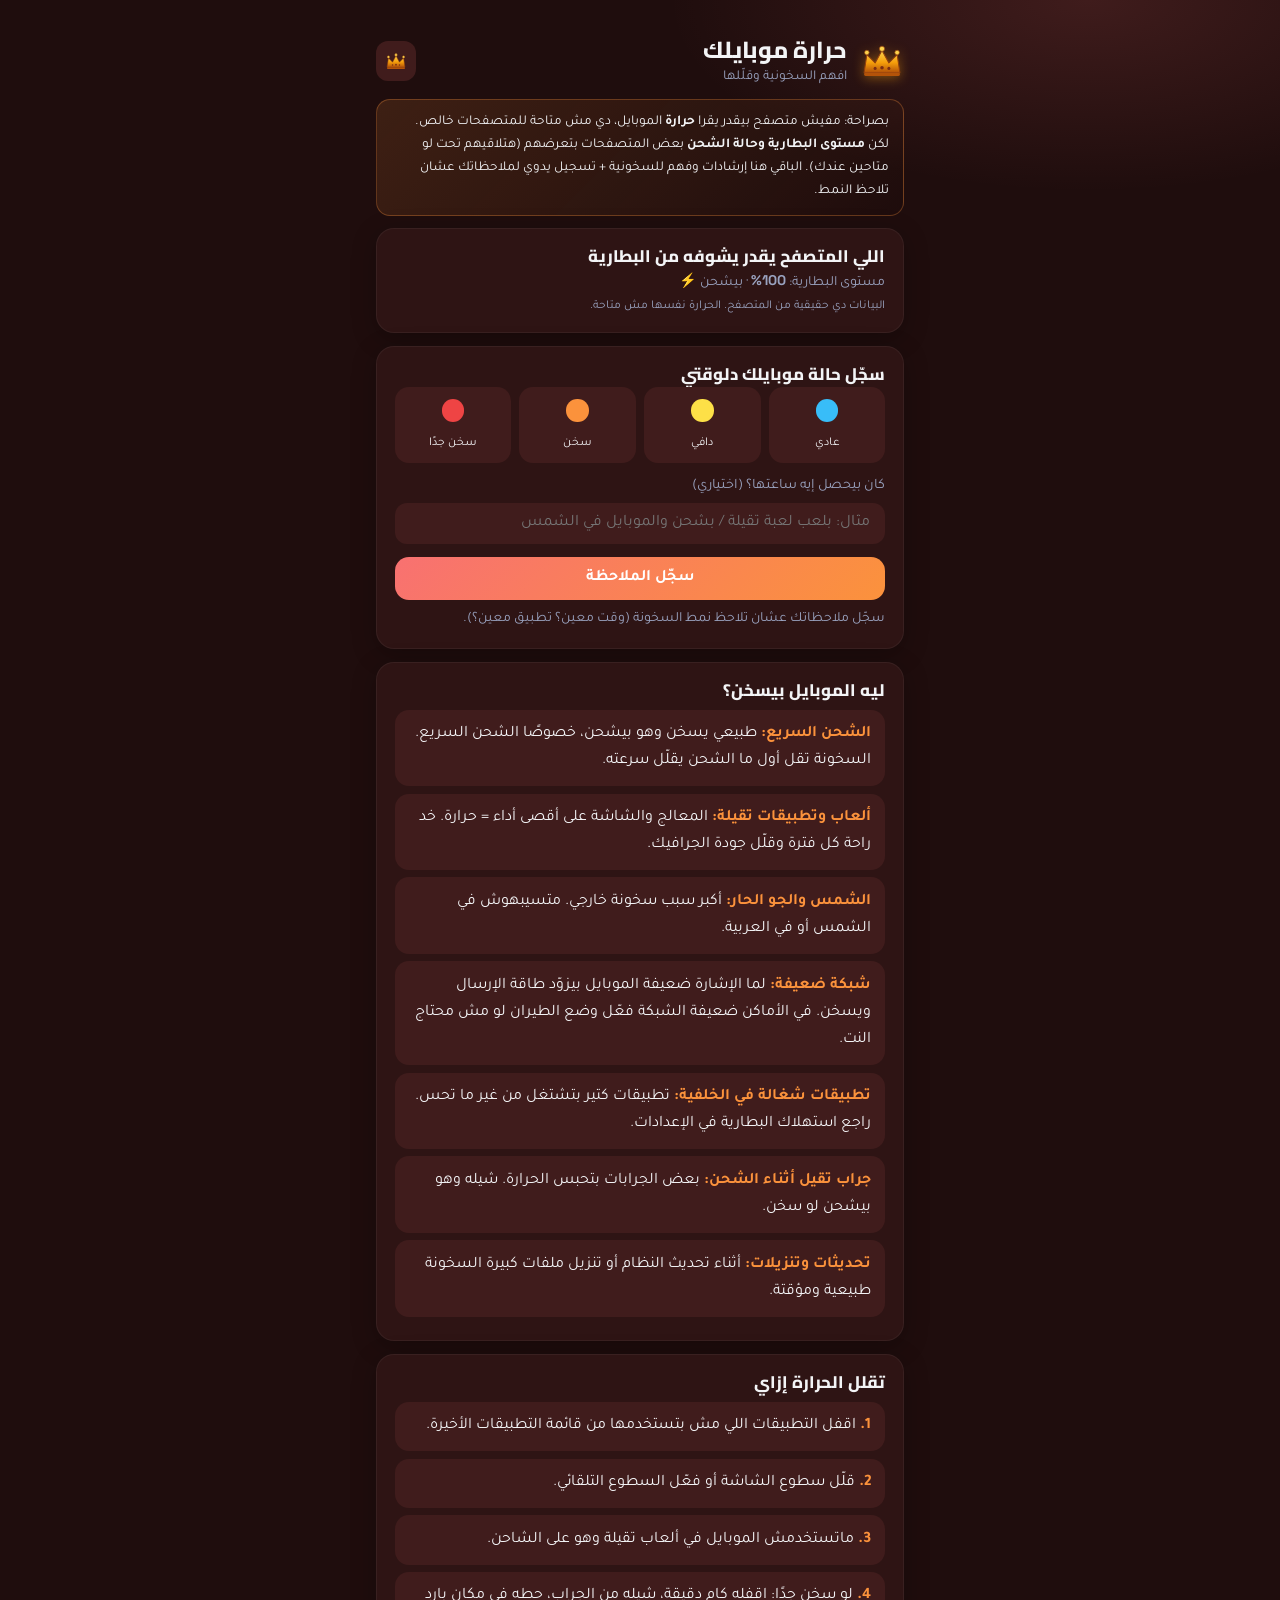
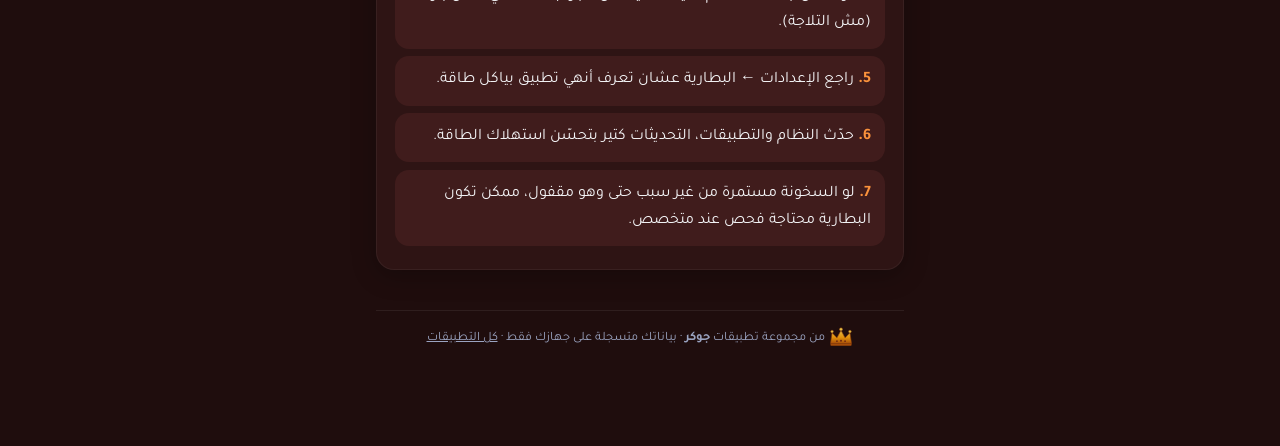
<file: heat.html>
<!DOCTYPE html>
<html lang="ar" dir="rtl">
<head>
<meta charset="UTF-8">
<meta name="viewport" content="width=device-width, initial-scale=1, viewport-fit=cover">
<title>حرارة موبايلك | تطبيقات جوكر</title>
<link rel="stylesheet" href="fonts-ui.css"><link rel="stylesheet" href="joker-base-v2.css?v=quality1">
<style>
:root{
  --bg:#1F0D0D; --surface:#2E1414; --surface2:#401C1C;
  --accent:#F87171; --accent2:#FB923C;
  --font-head:'Cairo',sans-serif; --font-body:'Tajawal',sans-serif;
}
body{background:radial-gradient(700px 320px at 85% 0%, rgba(248,113,113,.15), transparent 60%), var(--bg)}
.thermo{display:flex;gap:.5rem}
.thermo button{flex:1;padding:.8rem .2rem;border-radius:14px;background:var(--surface2);color:var(--text);font-size:1.5rem}
.thermo button.sel{outline:2px solid var(--accent);background:var(--surface)}
.cause{background:var(--surface2);border-radius:14px;padding:.7rem .9rem;margin:.45rem 0}
.cause b{color:var(--accent2)}
.note-card{background:linear-gradient(135deg, rgba(251,146,60,.14), transparent);border:1px solid rgba(251,146,60,.3);border-radius:14px;padding:.7rem .9rem;font-size:.85rem}
#battBox b{font-family:'Space Grotesk'}

.thermo .dot{display:inline-block;width:1.4rem;height:1.4rem;border-radius:50%;margin-bottom:.15rem}

</style>

<link rel="icon" href="crown.svg" type="image/svg+xml">
<meta name="theme-color" content="#1F0D0D">
</head>
<body>
<div class="jk-wrap">
  <header class="jk-header" id="jk-header"></header>

  <div class="note-card">بصراحة: مفيش متصفح بيقدر يقرا <b>حرارة</b> الموبايل، دي مش متاحة للمتصفحات خالص. لكن <b>مستوى البطارية وحالة الشحن</b> بعض المتصفحات بتعرضهم (هتلاقيهم تحت لو متاحين عندك). الباقي هنا إرشادات وفهم للسخونية + تسجيل يدوي لملاحظاتك عشان تلاحظ النمط.</div>

  <section class="jk-card" id="battBox" style="display:none">
    <h2 style="font-size:1.05rem">اللي المتصفح يقدر يشوفه من البطارية</h2>
    <div id="batt" class="muted">…</div>
  </section>

  <section class="jk-card">
    <h2 style="font-size:1.05rem">سجّل حالة موبايلك دلوقتي</h2>
    <div class="thermo" id="thermo">
      <button data-l="عادي"><span class="dot" style="background:#38BDF8"></span><div style="font-size:.75rem">عادي</div></button>
      <button data-l="دافي"><span class="dot" style="background:#FDE047"></span><div style="font-size:.75rem">دافي</div></button>
      <button data-l="سخن"><span class="dot" style="background:#FB923C"></span><div style="font-size:.75rem">سخن</div></button>
      <button data-l="سخن جدًا"><span class="dot" style="background:#EF4444"></span><div style="font-size:.75rem">سخن جدًا</div></button>
    </div>
    <label>كان بيحصل إيه ساعتها؟ (اختياري)</label>
    <input id="sit" placeholder="مثال: بلعب لعبة تقيلة / بشحن والموبايل في الشمس">
    <button class="jk-btn block" id="logBtn">سجّل الملاحظة</button>
    <div id="log" style="margin-top:.5rem"></div>
  </section>

  <section class="jk-card">
    <h2 style="font-size:1.05rem">ليه الموبايل بيسخن؟</h2>
    <div id="causes"></div>
  </section>

  <section class="jk-card">
    <h2 style="font-size:1.05rem">تقلل الحرارة إزاي</h2>
    <div id="tips"></div>
  </section>

  <footer class="jk-footer" id="jk-footer"></footer>
</div>
<script src="joker-core.js?v=quality1"></script>
<script>
JK.chrome({title:'حرارة موبايلك', tagline:'افهم السخونية وقلّلها'});
const S = JK.store('heat:log');
let level = null;

const CAUSES = [
  ['الشحن السريع', 'طبيعي يسخن وهو بيشحن، خصوصًا الشحن السريع. السخونة تقل أول ما الشحن يقلّل سرعته.'],
  ['ألعاب وتطبيقات تقيلة', 'المعالج والشاشة على أقصى أداء = حرارة. خد راحة كل فترة وقلّل جودة الجرافيك.'],
  ['الشمس والجو الحار', 'أكبر سبب سخونة خارجي. متسيبهوش في الشمس أو في العربية.'],
  ['شبكة ضعيفة', 'لما الإشارة ضعيفة الموبايل بيزوّد طاقة الإرسال ويسخن. في الأماكن ضعيفة الشبكة فعّل وضع الطيران لو مش محتاج النت.'],
  ['تطبيقات شغالة في الخلفية', 'تطبيقات كتير بتشتغل من غير ما تحس. راجع استهلاك البطارية في الإعدادات.'],
  ['جراب تقيل أثناء الشحن', 'بعض الجرابات بتحبس الحرارة. شيله وهو بيشحن لو سخن.'],
  ['تحديثات وتنزيلات', 'أثناء تحديث النظام أو تنزيل ملفات كبيرة السخونة طبيعية ومؤقتة.']
];
const TIPS = [
  'اقفل التطبيقات اللي مش بتستخدمها من قائمة التطبيقات الأخيرة.',
  'قلّل سطوع الشاشة أو فعّل السطوع التلقائي.',
  'ماتستخدمش الموبايل في ألعاب تقيلة وهو على الشاحن.',
  'لو سخن جدًا: اقفله كام دقيقة، شيله من الجراب، حطه في مكان بارد (مش التلاجة).',
  'راجع الإعدادات ← البطارية عشان تعرف أنهي تطبيق بياكل طاقة.',
  'حدّث النظام والتطبيقات، التحديثات كتير بتحسّن استهلاك الطاقة.',
  'لو السخونة مستمرة من غير سبب حتى وهو مقفول، ممكن تكون البطارية محتاجة فحص عند متخصص.'
];
document.getElementById('causes').innerHTML = CAUSES.map(c => '<div class="cause"><b>' + c[0] + ':</b> ' + c[1] + '</div>').join('');
document.getElementById('tips').innerHTML = TIPS.map((t,i) => '<div class="cause"><b>' + (i+1) + '.</b> ' + t + '</div>').join('');

if (navigator.getBattery) navigator.getBattery().then(b => {
  document.getElementById('battBox').style.display = '';
  const upd = () => {
    document.getElementById('batt').innerHTML =
      'مستوى البطارية: <b>' + Math.round(b.level * 100) + '%</b> · ' +
      (b.charging ? 'بيشحن ⚡' : 'مش على الشاحن') +
      '<div class="muted" style="font-size:.75rem">البيانات دي حقيقية من المتصفح. الحرارة نفسها مش متاحة.</div>';
  };
  upd(); b.addEventListener('levelchange', upd); b.addEventListener('chargingchange', upd);
}).catch(()=>{});

document.getElementById('thermo').addEventListener('click', e => {
  const b = e.target.closest('button'); if (!b) return;
  level = b.dataset.l;
  document.querySelectorAll('#thermo button').forEach(x => x.classList.toggle('sel', x === b));
});

document.getElementById('logBtn').addEventListener('click', () => {
  if (!level){ JK.toast('اختار حالة الموبايل الأول'); return; }
  try { S.add({level, sit: document.getElementById('sit').value.trim(), at: new Date().toISOString()}); } catch(err){ return; }
  document.getElementById('sit').value = ''; level = null;
  document.querySelectorAll('#thermo button').forEach(x => x.classList.remove('sel'));
  JK.toast('اتسجلت الملاحظة ✔'); render();
});

document.getElementById('log').addEventListener('click', async e => {
  const del = e.target.closest('[data-del]');
  if (del){ try { S.remove(del.dataset.del); } catch(err){ return; } render(); return; }
  if (e.target.closest('#clearLog') && await JK.confirmDialog('تمسح كل الملاحظات المسجلة؟')){ try { S.replaceAll([]); } catch(err){} render(); return; }
  if (e.target.closest('#expLog')){
    const rows = [['الحالة','التاريخ','الموقف']].concat(S.all().map(x => [x.level, x.at, x.sit || '']));
    JK.download('heat-log.csv', '\ufeff' + JK.toCSV(rows), 'text/csv');
  }
});

function render(){
  const items = S.all();
  const el = document.getElementById('log');
  if (!items.length){ el.innerHTML = '<div class="muted" style="margin-top:.5rem">سجّل ملاحظاتك عشان تلاحظ نمط السخونة (وقت معين؟ تطبيق معين؟).</div>'; return; }
  const hotCount = items.filter(x => x.level === 'سخن' || x.level === 'سخن جدًا').length;
  el.innerHTML = '<div class="jk-row between" style="margin:.5rem 0"><span class="muted">سجلت ' + items.length + ' مرة، منهم ' + hotCount + ' سخنة واضحة.</span>' +
      '<span><button class="icon-btn" id="expLog" title="تصدير CSV">⬇</button>' +
      '<button class="icon-btn danger" id="clearLog" title="مسح الكل">🗑</button></span></div>' +
    items.map(x =>
      '<div class="cause jk-row between"><span><b>' + JK.esc(x.level) + '</b> · ' + JK.fmtDate(x.at) +
      (x.sit ? '<br><span class="muted">' + JK.esc(x.sit) + '</span>' : '') + '</span>' +
      '<button class="icon-btn danger" data-del="' + x.id + '" title="امسح الملاحظة دي">🗑</button></div>').join('');
}

render();
if ('serviceWorker' in navigator) navigator.serviceWorker.register('sw.js').catch(()=>{});

</script>
</body>
</html>
</file>
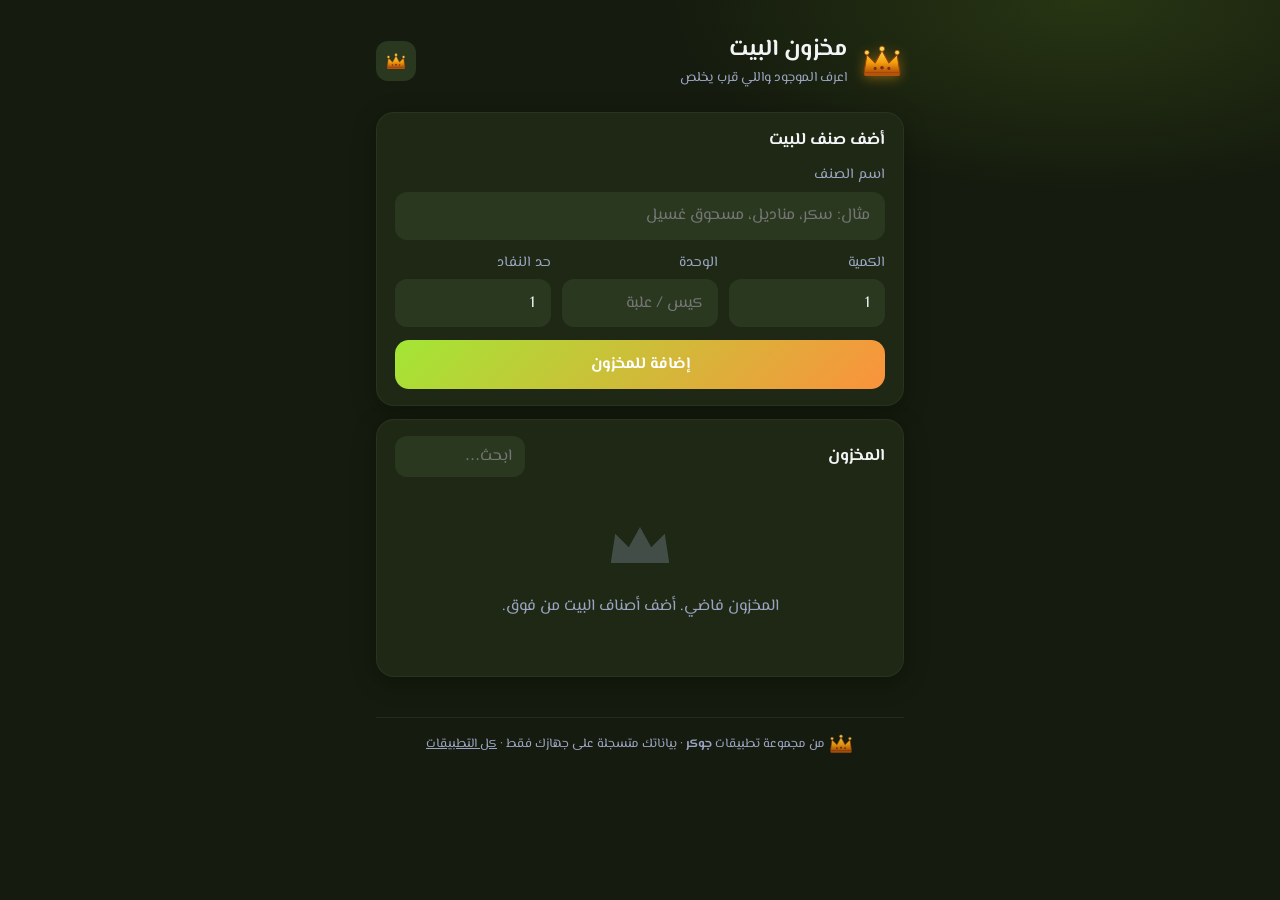
<file: pantry.html>
<!DOCTYPE html>
<html lang="ar" dir="rtl">
<head>
<meta charset="UTF-8">
<meta name="viewport" content="width=device-width, initial-scale=1, viewport-fit=cover">
<title>مخزون البيت | تطبيقات جوكر</title>
<link rel="stylesheet" href="fonts-pantry.css"><link rel="stylesheet" href="joker-base-v2.css?v=quality1">
<style>
:root{
  --bg:#151B0E; --surface:#1E2814; --surface2:#2A3820;
  --accent:#A3E635; --accent2:#FB923C;
  --font-head:'El Messiri',sans-serif; --font-body:'El Messiri',sans-serif;
}
body{background:radial-gradient(700px 320px at 85% 0%, rgba(163,230,53,.13), transparent 60%), var(--bg)}
.qty{display:flex;align-items:center;gap:.5rem;flex:none}
.qty button{width:32px;height:32px;border-radius:10px;background:var(--surface2);color:var(--text);font-size:1.15rem;line-height:1}
.qty b{min-width:44px;text-align:center;font-family:'Space Grotesk'}
.low-badge{background:#7C2D12;color:#FDBA74;border-radius:999px;padding:.1rem .6rem;font-size:.75rem}
.unit{color:var(--muted);font-size:.8rem}
.shop-item{display:flex;align-items:center;gap:.6rem;padding:.5rem 0;border-bottom:1px dashed rgba(255,255,255,.08)}
.shop-item input{width:auto;accent-color:var(--accent)}

</style>

<link rel="icon" href="crown.svg" type="image/svg+xml">
<meta name="theme-color" content="#151B0E">
</head>
<body>
<div class="jk-wrap">
  <header class="jk-header" id="jk-header"></header>

  <section class="jk-card">
    <h2 style="font-size:1.05rem">أضف صنف للبيت</h2>
    <form id="f">
      <label>اسم الصنف</label>
      <input name="name" required placeholder="مثال: سكر، مناديل، مسحوق غسيل">
      <div class="jk-grid" style="grid-template-columns:1fr 1fr 1fr">
        <div><label>الكمية</label><input name="qty" type="number" min="0" step="1" value="1" required></div>
        <div><label>الوحدة</label><input name="unit" placeholder="كيس / علبة" maxlength="12"></div>
        <div><label>حد النفاد</label><input name="low" type="number" min="0" step="1" value="1" title="لما الكمية توصل للرقم ده يتحط في قائمة الشراء"></div>
      </div>
      <button class="jk-btn block" type="submit">إضافة للمخزون</button>
    </form>
  </section>

  <section class="jk-card" id="shopCard" style="display:none">
    <div class="jk-row between">
      <h2 style="font-size:1.05rem">🛒 قائمة الشراء</h2>
      <button class="jk-btn ghost" id="share" style="padding:.4rem .8rem">نسخ القائمة</button>
    </div>
    <div id="shop"></div>
  </section>

  <section class="jk-card">
    <div class="jk-row between">
      <h2 style="font-size:1.05rem">المخزون <span class="muted" id="count"></span></h2>
      <input id="q" placeholder="ابحث…" style="width:130px;padding:.45rem .7rem">
    </div>
    <div id="list"></div>
  </section>

  <footer class="jk-footer" id="jk-footer"></footer>
</div>
<script src="joker-core.js?v=quality1"></script>
<script>
JK.chrome({title:'مخزون البيت', tagline:'اعرف الموجود واللي قرب يخلص'});
const S = JK.store('pantry:items');
const form = document.getElementById('f');

form.addEventListener('submit', e => {
  e.preventDefault();
  const d = new FormData(form);
  if (!(d.get('name') || '').trim()){ JK.toast('اكتب اسم واضح للعنصر الأول'); return; }
  const name = d.get('name').trim();
  const existing = S.all().find(p => p.name === name);
  try {
    if (existing){ S.update(existing.id, {qty: existing.qty + (+d.get('qty') || 0)}); JK.toast('زوّدنا كمية «' + name + '»'); }
    else S.add({name, qty: +d.get('qty') || 0, unit: (d.get('unit') || '').trim(), low: +d.get('low') || 0});
  } catch(err){ return; }
  form.reset(); form.qty.value = 1; form.low.value = 1; render();
});

let q = '';
document.getElementById('q').addEventListener('input', e => { q = e.target.value.trim(); render(); });

function lowItems(){ return S.all().filter(p => p.qty <= p.low); }

function render(){
  const items = S.all().filter(p => !q || p.name.includes(q)).sort((a,b) => (a.qty <= a.low ? 0 : 1) - (b.qty <= b.low ? 0 : 1));
  document.getElementById('count').textContent = items.length ? '(' + items.length + ')' : '';
  const el = document.getElementById('list');
  el.innerHTML = items.length ? items.map(p =>
    '<div class="jk-list-item">' +
      '<div style="flex:1;min-width:0"><b>' + JK.esc(p.name) + '</b> ' +
        (p.qty <= p.low ? '<span class="low-badge">قرب يخلص</span>' : '') + '<br>' +
        '<span class="unit">حد النفاد: ' + p.low + (p.unit ? ' ' + JK.esc(p.unit) : '') + '</span></div>' +
      '<div class="qty"><button data-minus="' + p.id + '">−</button><b>' + p.qty + '</b><button data-plus="' + p.id + '">+</button></div>' +
      '<button class="icon-btn danger" data-del="' + p.id + '">🗑</button>' +
    '</div>').join('')
    : JK.emptyState(q ? 'مفيش نتايج' : 'المخزون فاضي. أضف أصناف البيت من فوق.');

  const lows = lowItems();
  const sc = document.getElementById('shopCard');
  if (lows.length){
    sc.style.display = '';
    document.getElementById('shop').innerHTML = lows.map(p =>
      '<div class="shop-item"><span style="flex:1">' + JK.esc(p.name) + '</span>' +
      '<span class="muted">الباقي: ' + p.qty + (p.unit ? ' ' + JK.esc(p.unit) : '') + '</span>' +
      '<button class="icon-btn ok" data-bought="' + p.id + '" title="اشتريته">✔</button></div>').join('');
  } else sc.style.display = 'none';
  JK.wrapLatin(el);
}

document.getElementById('list').addEventListener('click', async e => {
  const d = e.target.dataset || {}; const it = id => S.get(id);
  if (d.plus){ const p = it(d.plus); try { S.update(p.id, {qty: p.qty + 1}); } catch(err){} render(); }
  else if (d.minus){ const p = it(d.minus); try { S.update(p.id, {qty: Math.max(0, p.qty - 1)}); } catch(err){} render(); }
  else if (d.del && await JK.confirmDialog('تحذف الصنف ده؟')){ try { S.remove(d.del); } catch(err){ return; } render(); }
});

document.getElementById('shop').addEventListener('click', e => {
  const id = e.target.dataset && e.target.dataset.bought;
  if (id){ const p = S.get(id); try { S.update(id, {qty: p.low + 2}); } catch(err){ return; } JK.toast('تمام، اتحسبت إنك اشتريت «' + p.name + '»'); render(); }
});

document.getElementById('share').addEventListener('click', () => {
  const txt = '🛒 قائمة شراء البيت:\n' + lowItems().map(p => '- ' + p.name + ' (الباقي: ' + p.qty + (p.unit ? ' ' + p.unit : '') + ')').join('\n');
  (navigator.clipboard ? navigator.clipboard.writeText(txt) : Promise.reject())
    .then(() => JK.toast('القائمة اتنسخت'))
    .catch(() => JK.download('shopping-list.txt', txt));
});

render();
if ('serviceWorker' in navigator) navigator.serviceWorker.register('sw.js').catch(()=>{});

</script>
</body>
</html>
</file>
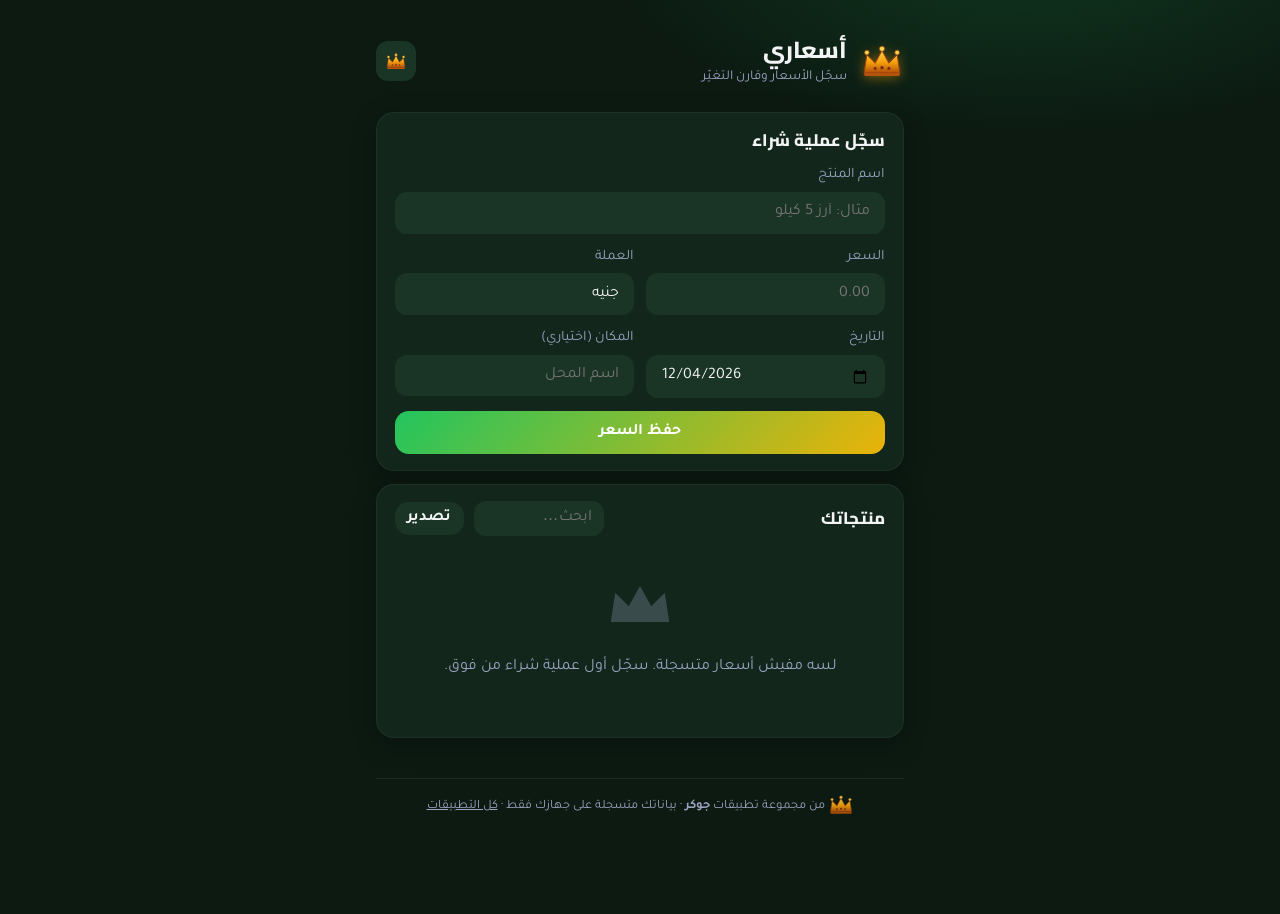
<file: prices.html>
<!DOCTYPE html>
<html lang="ar" dir="rtl">
<head>
<meta charset="UTF-8">
<meta name="viewport" content="width=device-width, initial-scale=1, viewport-fit=cover">
<title>أسعاري | تطبيقات جوكر</title>
<link rel="stylesheet" href="fonts-ui.css"><link rel="stylesheet" href="joker-base-v2.css?v=quality1">
<style>
:root{
  --bg:#0C1A12; --surface:#12261B; --surface2:#1A3526;
  --accent:#22C55E; --accent2:#EAB308;
  --font-head:'Cairo',sans-serif; --font-body:'Tajawal',sans-serif;
}
body{background:radial-gradient(700px 300px at 80% -5%, rgba(34,197,94,.16), transparent 60%), var(--bg)}
.trend-up{color:#F87171;font-weight:700}
.trend-down{color:#34D399;font-weight:700}
.trend-same{color:var(--muted)}
.price-big{font-family:'Space Grotesk';font-weight:700;font-size:1.15rem}
.hist{display:flex;gap:.4rem;overflow-x:auto;padding-block:.4rem}
.hist .jk-chip{white-space:nowrap}
.stats{display:grid;grid-template-columns:repeat(3,1fr);gap:.6rem;text-align:center}
.stats b{display:block;font-size:1.2rem;font-family:'Space Grotesk'}

</style>

<link rel="icon" href="crown.svg" type="image/svg+xml">
<meta name="theme-color" content="#0C1A12">
</head>
<body>
<div class="jk-wrap">
  <header class="jk-header" id="jk-header"></header>

  <section class="jk-card">
    <h2 style="font-size:1.05rem">سجّل عملية شراء</h2>
    <form id="f">
      <label>اسم المنتج</label>
      <input name="name" required placeholder="مثال: أرز 5 كيلو">
      <div class="jk-grid" style="grid-template-columns:1fr 1fr">
        <div><label>السعر</label><input name="price" type="number" step="0.01" min="0" required inputmode="decimal" placeholder="0.00"></div>
        <div><label>العملة</label><input name="currency" value="جنيه" maxlength="10"></div>
      </div>
      <div class="jk-grid" style="grid-template-columns:1fr 1fr">
        <div><label>التاريخ</label><input name="date" type="date"></div>
        <div><label>المكان (اختياري)</label><input name="place" placeholder="اسم المحل"></div>
      </div>
      <button class="jk-btn block" type="submit">حفظ السعر</button>
    </form>
  </section>

  <section class="jk-card">
    <div class="jk-row between" style="flex-wrap:wrap">
      <h2 style="font-size:1.05rem">منتجاتك</h2>
      <div class="jk-row">
        <input id="q" placeholder="ابحث…" style="width:130px;padding:.45rem .7rem">
        <button class="jk-btn ghost" id="export" style="padding:.45rem .8rem">تصدير</button>
      </div>
    </div>
    <div id="list"></div>
  </section>

  <footer class="jk-footer" id="jk-footer"></footer>
</div>
<script src="joker-core.js?v=quality1"></script>
<script>
JK.chrome({title:'أسعاري', tagline:'سجّل الأسعار وقارن التغيّر'});
const S = JK.store('prices:purchases');
const form = document.getElementById('f');
form.date.value = JK.today();

form.addEventListener('submit', e => {
  e.preventDefault();
  const d = new FormData(form);
  if (!(d.get('name') || '').trim()){ JK.toast('اكتب اسم واضح للعنصر الأول'); return; }
  try { S.add({name: d.get('name').trim(), price: +d.get('price'), currency: d.get('currency').trim() || 'جنيه',
         date: d.get('date') || JK.today(), place: (d.get('place') || '').trim()}); } catch(err){ return; }
  form.reset(); form.date.value = JK.today(); form.currency.value = 'جنيه';
  JK.toast('اتسجل السعر ✔'); render();
});

function groupByName(items){
  const m = new Map();
  items.forEach(p => { const k = p.name.trim(); if (!m.has(k)) m.set(k, []); m.get(k).push(p); });
  m.forEach(v => v.sort((a,b) => b.date.localeCompare(a.date)));
  return [...m.entries()].sort((a,b) => b[1][0].date.localeCompare(a[1][0].date));
}

function trend(arr){
  if (arr.length < 2) return '<span class="trend-same">أول تسجيل</span>';
  const diff = arr[0].price - arr[1].price;
  const pct = arr[1].price ? Math.round(diff / arr[1].price * 100) : 0;
  if (diff > 0) return '<span class="trend-up">▲ زاد ' + JK.fmtMoney(diff, arr[0].currency) + ' (' + pct + '%)</span>';
  if (diff < 0) return '<span class="trend-down">▼ قلّ ' + JK.fmtMoney(-diff, arr[0].currency) + ' (' + (-pct) + '%)</span>';
  return '<span class="trend-same">نفس السعر</span>';
}

let q = '';
document.getElementById('q').addEventListener('input', e => { q = e.target.value.trim(); render(); });

function render(){
  const items = S.all().filter(p => !q || p.name.includes(q) || (p.place||'').includes(q));
  const el = document.getElementById('list');
  if (!items.length){ el.innerHTML = JK.emptyState(q ? 'مفيش نتايج للبحث ده' : 'لسه مفيش أسعار متسجلة. سجّل أول عملية شراء من فوق.'); return; }
  el.innerHTML = groupByName(items).map(([name, arr]) => {
    const last = arr[0];
    const sameCur = arr.filter(p => p.currency === last.currency);
    const otherCurs = [...new Set(arr.filter(p => p.currency !== last.currency).map(p => p.currency))];
    return '<div class="jk-card" style="margin:.6rem 0;background:var(--surface2)">' +
      '<div class="jk-row between"><b>' + JK.esc(name) + '</b>' + trend(sameCur) + '</div>' +
      '<div class="jk-row between" style="margin-top:.3rem">' +
        '<span class="price-big">' + JK.fmtMoney(last.price, last.currency) + '</span>' +
        '<span class="muted">' + JK.fmtDate(last.date) + (last.place ? ' · ' + JK.esc(last.place) : '') + '</span></div>' +
      (otherCurs.length ? '<div class="muted" style="font-size:.78rem">اتسجل كمان بعملة تانية (' + otherCurs.map(JK.esc).join('، ') + ') — المقارنة بتتم بين تسجيلات نفس العملة بس</div>' : '') +
      (arr.length > 1 ? '<div class="hist">' + arr.slice(1, 8).map(p =>
        '<span class="jk-chip">' + JK.fmtMoney(p.price, p.currency) + ' · ' + p.date + '</span>').join('') + '</div>' : '') +
      '<div class="jk-row" style="justify-content:flex-end;margin-top:.3rem">' +
        '<button class="icon-btn danger" data-del="' + last.id + '" title="حذف آخر تسجيل">🗑</button></div>' +
      '</div>';
  }).join('');
}

document.getElementById('list').addEventListener('click', async e => {
  const id = e.target.dataset && e.target.dataset.del;
  if (id && await JK.confirmDialog('تحذف التسجيل ده؟')){ try { S.remove(id); } catch(err){ return; } render(); JK.toast('اتحذف'); }
});

document.getElementById('export').addEventListener('click', () => {
  const rows = [['المنتج','السعر','العملة','التاريخ','المكان']].concat(
    S.all().map(p => [p.name, p.price, p.currency, p.date, p.place || '']));
  JK.download('as3ari-' + JK.today() + '.csv', '﻿' + JK.toCSV(rows), 'text/csv');
  JK.toast('اتصدّر ملف CSV');
});

render();
if ('serviceWorker' in navigator) navigator.serviceWorker.register('sw.js').catch(()=>{});

</script>
</body>
</html>
</file>
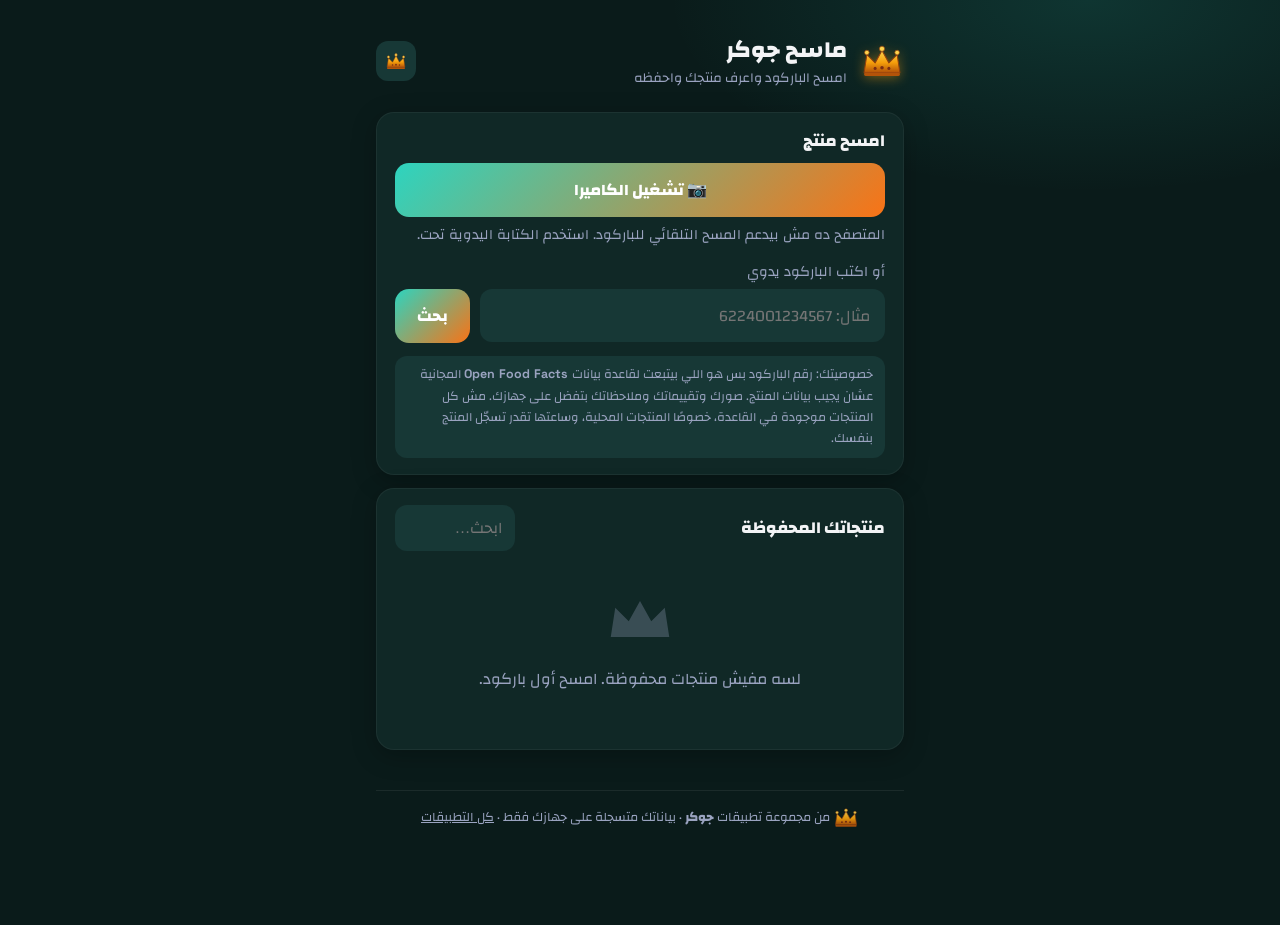
<file: scan.html>
<!DOCTYPE html>
<html lang="ar" dir="rtl">
<head>
<meta charset="UTF-8">
<meta name="viewport" content="width=device-width, initial-scale=1, viewport-fit=cover">
<title>ماسح جوكر | تطبيقات جوكر</title>
<link rel="stylesheet" href="fonts-scan.css"><link rel="stylesheet" href="joker-base-v2.css?v=quality1">
<style>
:root{
  --bg:#0A1B1A; --surface:#102826; --surface2:#173836;
  --accent:#2DD4BF; --accent2:#F97316;
  --font-head:'Changa',sans-serif; --font-body:'Changa',sans-serif;
}
body{background:radial-gradient(700px 320px at 85% 0%, rgba(45,212,191,.14), transparent 60%), var(--bg)}
#camWrap{position:relative;border-radius:16px;overflow:hidden;background:#000;display:none}
#cam{width:100%;display:block;max-height:280px;object-fit:cover}
#scanline{position:absolute;inset-inline:12%;top:50%;height:3px;background:var(--accent2);box-shadow:0 0 12px var(--accent2);animation:mv 1.6s ease-in-out infinite alternate}
@keyframes mv{from{transform:translateY(-60px)}to{transform:translateY(60px)}}
.stars{display:flex;flex-direction:row-reverse;justify-content:flex-end;gap:.15rem;font-size:1.4rem}
.stars button{background:none;color:var(--surface2)}
.stars button.on{color:#FBBF24}
.prod-img{width:74px;height:74px;object-fit:contain;border-radius:12px;background:#fff;flex:none}
.privacy{font-size:.78rem;color:var(--muted);background:var(--surface2);border-radius:12px;padding:.55rem .8rem}

</style>

<link rel="icon" href="crown.svg" type="image/svg+xml">
<meta name="theme-color" content="#0A1B1A">
</head>
<body>
<div class="jk-wrap">
  <header class="jk-header" id="jk-header"></header>

  <section class="jk-card">
    <h2 style="font-size:1.05rem">امسح منتج</h2>
    <div id="camWrap"><video id="cam" playsinline muted></video><div id="scanline"></div></div>
    <div class="jk-row" style="margin-top:.7rem">
      <button class="jk-btn" id="startCam" style="flex:1">📷 تشغيل الكاميرا</button>
      <button class="jk-btn ghost" id="stopCam" style="display:none">إيقاف</button>
    </div>
    <div id="camNote" class="muted" style="margin-top:.4rem"></div>
    <label style="margin-top:.8rem">أو اكتب الباركود يدوي</label>
    <div class="jk-row">
      <input id="manual" inputmode="numeric" placeholder="مثال: 6224001234567">
      <button class="jk-btn" id="lookup" style="flex:none">بحث</button>
    </div>
    <div class="privacy" style="margin-top:.8rem">خصوصيتك: رقم الباركود بس هو اللي بيتبعت لقاعدة بيانات Open Food Facts المجانية عشان يجيب بيانات المنتج. صورك وتقييماتك وملاحظاتك بتفضل على جهازك. مش كل المنتجات موجودة في القاعدة، خصوصًا المنتجات المحلية، وساعتها تقدر تسجّل المنتج بنفسك.</div>
  </section>

  <section class="jk-card" id="result" style="display:none"></section>

  <section class="jk-card">
    <div class="jk-row between">
      <h2 style="font-size:1.05rem">منتجاتك المحفوظة <span class="muted" id="count"></span></h2>
      <input id="q" placeholder="ابحث…" style="width:120px;padding:.45rem .7rem">
    </div>
    <div id="list"></div>
  </section>

  <footer class="jk-footer" id="jk-footer"></footer>
</div>
<script src="joker-core.js?v=quality1"></script>
<script>
JK.chrome({title:'ماسح جوكر', tagline:'امسح الباركود واعرف منتجك واحفظه'});
const S = JK.store('scan:products');
let stream = null, detector = null, scanning = false, cameraGeneration = 0;
let lookupGeneration = 0, lookupController = null;
const camNote = document.getElementById('camNote');
const startButton = document.getElementById('startCam');
if (!('BarcodeDetector' in window)) camNote.textContent = 'المتصفح ده مش بيدعم المسح التلقائي للباركود. استخدم الكتابة اليدوية تحت.';

function safeImageUrl(raw){
  try { const url = new URL(String(raw)); return url.protocol === 'https:' ? url.href : ''; }
  catch(e){ return ''; }
}
startButton.addEventListener('click', async () => {
  if (startButton.disabled) return;
  if (!('BarcodeDetector' in window)){ JK.toast('المسح غير مدعوم في المتصفح ده. تقدر تكتب الباركود.'); return; }
  const token = ++cameraGeneration; startButton.disabled = true;
  try {
    const wanted = ['ean_13','ean_8','upc_a','upc_e','code_128','qr_code'];
    const supported = BarcodeDetector.getSupportedFormats ? await BarcodeDetector.getSupportedFormats() : wanted;
    const formats = wanted.filter(x => supported.includes(x));
    if (!formats.length) throw new Error('المتصفح مش بيدعم صيغ الباركود المطلوبة. استخدم الكتابة اليدوية.');
    if (token !== cameraGeneration || document.hidden) return;
    detector = new BarcodeDetector({formats});
    const opened = await navigator.mediaDevices.getUserMedia({video: {facingMode: 'environment'}});
    if (token !== cameraGeneration || document.hidden){ opened.getTracks().forEach(t => t.stop()); return; }
    stream = opened;
    const video = document.getElementById('cam'); video.srcObject = stream;
    await video.play();
    if (token !== cameraGeneration || document.hidden){ stopCam(); return; }
    document.getElementById('camWrap').style.display = 'block';
    document.getElementById('stopCam').style.display = '';
    camNote.textContent = 'وجّه الكاميرا للباركود. الكاميرا بتقف لو خرجت من الصفحة.';
    scanning = true; tick();
  } catch(err){
    if (token === cameraGeneration){ stopCam(); camNote.textContent = 'مقدرناش نفتح المسح: ' + (err.name === 'NotAllowedError' ? 'إذن الكاميرا مرفوض. تقدر تستخدم الكتابة اليدوية.' : err.message); }
  } finally { if (token === cameraGeneration && !scanning) startButton.disabled = false; }
});
document.getElementById('stopCam').addEventListener('click', stopCam);
function stopCam(){
  cameraGeneration++; scanning = false;
  if (stream){ stream.getTracks().forEach(t => t.stop()); stream = null; }
  const video = document.getElementById('cam'); video.pause(); video.srcObject = null;
  document.getElementById('camWrap').style.display = 'none';
  document.getElementById('stopCam').style.display = 'none'; startButton.disabled = false;
}
window.addEventListener('pagehide', stopCam);
document.addEventListener('visibilitychange', () => { if (document.hidden) stopCam(); });
async function tick(){
  if (!scanning) return;
  try {
    const codes = await detector.detect(document.getElementById('cam'));
    if (!scanning) return;
    if (codes.length){ const code = codes[0].rawValue; stopCam(); lookup(code); return; }
  } catch(e){}
  if (scanning) setTimeout(() => requestAnimationFrame(tick), 350);
}
function manualLookup(){ const code = document.getElementById('manual').value.trim(); if (code) lookup(code); else JK.toast('اكتب رقم الباركود الأول.'); }
document.getElementById('lookup').addEventListener('click', manualLookup);
document.getElementById('manual').addEventListener('keydown', e => { if (e.key === 'Enter'){ e.preventDefault(); manualLookup(); } });

async function lookup(rawCode){
  const code = String(rawCode).trim();
  if (!code || code.length > 128){ JK.toast('الباركود غير مناسب للبحث. اكتب رقم المنتج أو سجّله يدويًا.'); return; }
  stopCam();
  const token = ++lookupGeneration;
  if (lookupController) lookupController.abort();
  const controller = new AbortController(); lookupController = controller;
  const timer = setTimeout(() => controller.abort(), 12000);
  const box = document.getElementById('result'), button = document.getElementById('lookup');
  button.disabled = true; box.style.display = '';
  box.innerHTML = '<div class="muted" role="status">بندور على المنتج… <span class="en">' + JK.esc(code) + '</span></div>';
  let prod = null, status = 'error';
  try {
    const response = await fetch('https://world.openfoodfacts.org/api/v2/product/' + encodeURIComponent(code) + '.json?fields=product_name,brands,quantity,image_small_url,nutriscore_grade,categories', {signal: controller.signal});
    if (!response.ok) throw new Error('provider unavailable');
    const data = await response.json();
    if (data.status === 1 && data.product && data.product.product_name){ prod = data.product; status = 'found'; }
    else if (data.status === 0) status = 'not-found';
    else status = 'incomplete';
  } catch(e){ status = controller.signal.aborted ? 'timeout' : 'error'; }
  finally { clearTimeout(timer); if (token === lookupGeneration){ lookupController = null; button.disabled = false; } }
  if (token !== lookupGeneration) return;
  if (status === 'found'){
    const image = safeImageUrl(prod.image_small_url);
    box.innerHTML = '<div class="jk-row">' + (image ? '<img class="prod-img" src="' + JK.esc(image) + '" alt="صورة المنتج">' : '') +
      '<div style="flex:1;min-width:0"><b>' + JK.esc(prod.product_name) + '</b><br><span class="muted">' +
      [prod.brands, prod.quantity, prod.nutriscore_grade ? 'Nutri-Score: ' + String(prod.nutriscore_grade).toUpperCase() : '', prod.categories].filter(Boolean).map(JK.esc).join(' · ') +
      '</span></div></div>' + saveForm(code, prod.product_name, image);
  } else {
    const message = status === 'not-found' ? 'المنتج ده مش متسجل في قاعدة البيانات حاليًا. تقدر تسجّله بنفسك:' :
      status === 'timeout' ? 'البحث أخد وقت طويل فوقفناه. ده مش معناه إن المنتج مش متسجل. جرّب تاني أو سجّله بنفسك:' :
      status === 'incomplete' ? 'بيانات المنتج اللي رجعت مش كاملة. تقدر تكمل اسمه وتحفظه بنفسك:' :
      'مقدرناش نوصل لبيانات المنتج. لسه ما اتأكدناش إذا كان متسجل. جرّب تاني أو سجّله بنفسك:';
    box.innerHTML = '<div class="muted" role="status" style="margin-bottom:.6rem">' + message + '</div>' + saveForm(code, '', '');
  }
  wireSave(box);
}

function saveForm(code, name, img){
  return '<label>الاسم</label><input id="sv_name" value="' + JK.esc(name) + '" required>' +
    '<label>تقييمك</label><div class="stars" id="stars">' + [1,2,3,4,5].map(i => '<button type="button" data-star="' + i + '">★</button>').join('') + '</div>' +
    '<label>ملاحظاتك (اختياري)</label><input id="sv_notes" placeholder="رأيك في المنتج">' +
    '<input type="hidden" id="sv_img" value="' + JK.esc(img) + '">' +
    '<button class="jk-btn block" id="sv_btn" data-code="' + JK.esc(code) + '">حفظ المنتج</button>';
}

function wireSave(box){
  let rating = 0;
  box.querySelectorAll('#stars button').forEach(b => b.addEventListener('click', () => {
    rating = +b.dataset.star;
    box.querySelectorAll('#stars button').forEach(x => x.classList.toggle('on', +x.dataset.star <= rating));
  }));
  box.querySelector('#sv_btn').addEventListener('click', () => {
    const name = box.querySelector('#sv_name').value.trim();
    if (!name){ JK.toast('اكتب اسم المنتج'); return; }
    try { S.add({code: box.querySelector('#sv_btn').dataset.code, name, rating,
           notes: box.querySelector('#sv_notes').value.trim(), img: box.querySelector('#sv_img').value}); } catch(err){ return; }
    JK.toast('اتحفظ المنتج ✔'); box.style.display = 'none'; render();
  });
}

const starStr = r => r ? '★'.repeat(r) + '☆'.repeat(5 - r) : 'من غير تقييم';
let q = '';
document.getElementById('q').addEventListener('input', e => { q = e.target.value.trim(); render(); });

function render(){
  const items = S.all().filter(p => !q || (p.name + ' ' + p.code + ' ' + (p.notes || '')).includes(q));
  document.getElementById('count').textContent = items.length ? '(' + items.length + ')' : '';
  const el = document.getElementById('list');
  if (!items.length){ el.innerHTML = JK.emptyState(q ? 'مفيش نتايج' : 'لسه مفيش منتجات محفوظة. امسح أول باركود.'); return; }
  el.innerHTML = items.map(p =>
    '<div class="jk-list-item">' +
      (safeImageUrl(p.img) ? '<img class="prod-img" src="' + JK.esc(safeImageUrl(p.img)) + '" alt="" style="width:48px;height:48px">' : '') +
      '<div style="flex:1;min-width:0"><b>' + JK.esc(p.name) + '</b><br>' +
      '<span style="color:#FBBF24;font-size:.85rem">' + starStr(p.rating) + '</span> ' +
      '<span class="muted en">' + JK.esc(p.code) + '</span>' +
      (p.notes ? '<br><span class="muted">' + JK.esc(p.notes) + '</span>' : '') + '</div>' +
      '<button class="icon-btn danger" data-del="' + p.id + '">🗑</button></div>').join('');
  JK.wrapLatin(el);
}

document.getElementById('list').addEventListener('click', async e => {
  const id = e.target.dataset && e.target.dataset.del;
  if (id && await JK.confirmDialog('تحذف المنتج ده؟')){ try { S.remove(id); } catch(err){ return; } render(); }
});

render();
if ('serviceWorker' in navigator) navigator.serviceWorker.register('sw.js').catch(()=>{});

</script>
</body>
</html>
</file>
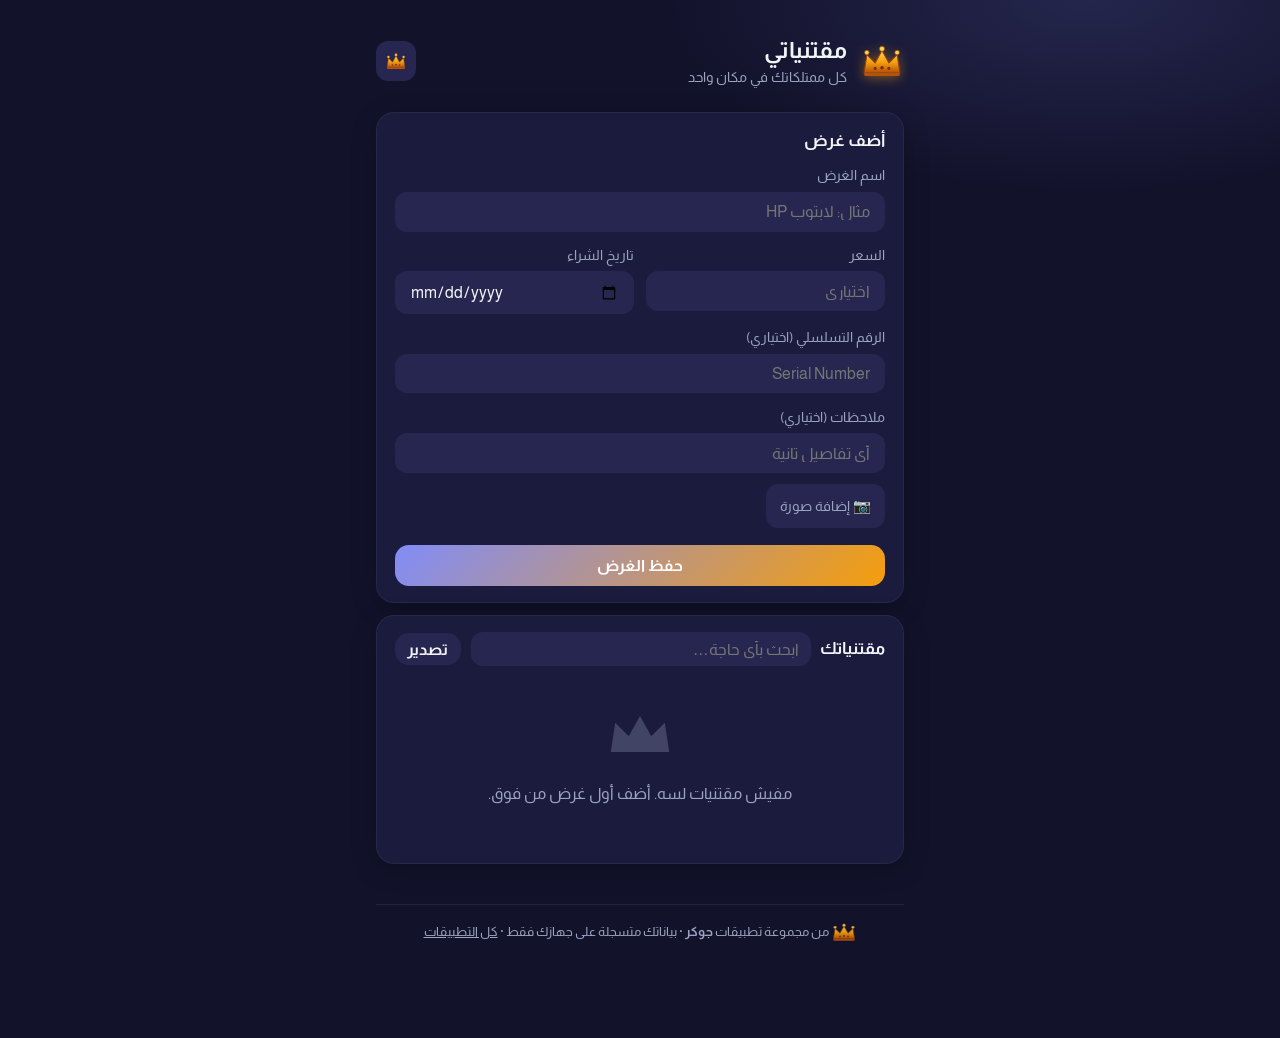
<file: stuff.html>
<!DOCTYPE html>
<html lang="ar" dir="rtl">
<head>
<meta charset="UTF-8">
<meta name="viewport" content="width=device-width, initial-scale=1, viewport-fit=cover">
<title>مقتنياتي | تطبيقات جوكر</title>
<link rel="stylesheet" href="fonts-stuff.css"><link rel="stylesheet" href="joker-base-v2.css?v=quality1">
<style>
:root{
  --bg:#12122B; --surface:#1B1B3D; --surface2:#262650;
  --accent:#818CF8; --accent2:#F59E0B;
  --font-head:'Almarai',sans-serif; --font-body:'Almarai',sans-serif;
}
body{background:radial-gradient(700px 320px at 85% 0%, rgba(129,140,248,.16), transparent 60%), var(--bg)}
.thumb{width:64px;height:64px;border-radius:14px;object-fit:cover;flex:none;background:var(--surface2)}
.item-main{flex:1;min-width:0}
.item-main b{display:block;overflow:hidden;text-overflow:ellipsis;white-space:nowrap}
.photo-btn{display:inline-flex;align-items:center;gap:.4rem;background:var(--surface2);border-radius:12px;padding:.6rem .9rem;color:var(--muted);font-size:.9rem;cursor:pointer}
#photoPrev{width:100%;max-height:180px;object-fit:cover;border-radius:14px;margin-top:.6rem;display:none}

</style>

<link rel="icon" href="crown.svg" type="image/svg+xml">
<meta name="theme-color" content="#12122B">
</head>
<body>
<div class="jk-wrap">
  <header class="jk-header" id="jk-header"></header>

  <section class="jk-card">
    <h2 style="font-size:1.05rem">أضف غرض</h2>
    <form id="f">
      <label>اسم الغرض</label>
      <input name="name" required placeholder="مثال: لابتوب HP">
      <div class="jk-grid" style="grid-template-columns:1fr 1fr">
        <div><label>السعر</label><input name="price" type="number" step="0.01" min="0" inputmode="decimal" placeholder="اختياري"></div>
        <div><label>تاريخ الشراء</label><input name="bought" type="date"></div>
      </div>
      <label>الرقم التسلسلي (اختياري)</label>
      <input name="serial" placeholder="Serial Number">
      <label>ملاحظات (اختياري)</label>
      <input name="notes" placeholder="أي تفاصيل تانية">
      <label class="photo-btn">📷 إضافة صورة <input id="photo" type="file" accept="image/*" capture="environment" hidden></label>
      <img id="photoPrev" alt="">
      <button class="jk-btn block" type="submit">حفظ الغرض</button>
    </form>
  </section>

  <section class="jk-card">
    <div class="jk-row between" style="flex-wrap:wrap">
      <h2 style="font-size:1.05rem">مقتنياتك <span class="muted" id="count"></span></h2>
      <div class="jk-row" style="flex:1;min-width:0">
        <input id="q" placeholder="ابحث بأي حاجة…" style="flex:1;min-width:0;width:140px;padding:.45rem .7rem">
        <button class="jk-btn ghost" id="export" style="padding:.45rem .8rem;flex:none">تصدير</button>
      </div>
    </div>
    <div id="list"></div>
  </section>

  <footer class="jk-footer" id="jk-footer"></footer>
</div>
<script src="joker-core.js?v=quality1"></script>
<script>
JK.chrome({title:'مقتنياتي', tagline:'كل ممتلكاتك في مكان واحد'});
const S = JK.store('stuff:items');
const form = document.getElementById('f');
const photoPicker = JK.photoPicker({input: 'photo', preview: 'photoPrev'});

form.addEventListener('submit', e => {
  e.preventDefault();
  const d = new FormData(form);
  if (!(d.get('name') || '').trim()){ JK.toast('اكتب اسم واضح للعنصر الأول'); return; }
  try {
    const photoData = photoPicker.value();
    S.add({name: d.get('name').trim(), price: d.get('price') ? +d.get('price') : null,
           bought: d.get('bought') || null, serial: (d.get('serial') || '').trim(),
           notes: (d.get('notes') || '').trim(), photo: photoData});
  } catch(err){ /* رسالة التخزين الدقيقة بتظهر من النواة */ return; }
  form.reset(); photoPicker.reset();
  JK.toast('اتحفظ الغرض ✔'); render();
});

let q = '';
document.getElementById('q').addEventListener('input', e => { q = e.target.value.trim(); render(); });

function render(){
  const items = S.all().filter(p => !q || [p.name, p.serial, p.notes].join(' ').includes(q));
  document.getElementById('count').textContent = items.length ? '(' + items.length + ')' : '';
  const el = document.getElementById('list');
  if (!items.length){ el.innerHTML = JK.emptyState(q ? 'مفيش نتايج' : 'مفيش مقتنيات لسه. أضف أول غرض من فوق.'); return; }
  el.innerHTML = items.map(p =>
    '<div class="jk-list-item">' +
      (p.photo ? '<img class="thumb" src="' + p.photo + '" alt="">' : '') +
      '<div class="item-main"><b>' + JK.esc(p.name) + '</b>' +
      '<span class="muted">' +
        (p.price != null ? JK.fmtMoney(p.price, 'جنيه') + ' · ' : '') +
        (p.bought ? JK.fmtDate(p.bought) : '') +
        (p.serial ? '<br>S/N: ' + JK.esc(p.serial) : '') +
        (p.notes ? '<br>' + JK.esc(p.notes) : '') +
      '</span></div>' +
      '<button class="icon-btn danger" data-del="' + p.id + '">🗑</button>' +
    '</div>').join('');
  JK.wrapLatin(document.getElementById('list'));
}

document.getElementById('list').addEventListener('click', async e => {
  const id = e.target.dataset && e.target.dataset.del;
  if (id && await JK.confirmDialog('تحذف الغرض ده نهائيًا؟')){ try { S.remove(id); } catch(err){ return; } render(); JK.toast('اتحذف'); }
});

document.getElementById('export').addEventListener('click', () => {
  const rows = [['الاسم','السعر','تاريخ الشراء','الرقم التسلسلي','ملاحظات']].concat(
    S.all().map(p => [p.name, p.price ?? '', p.bought ?? '', p.serial ?? '', p.notes ?? '']));
  JK.download('moqtanayati-' + JK.today() + '.csv', '﻿' + JK.toCSV(rows), 'text/csv');
  JK.toast('اتصدّر (الصور مش بتدخل في CSV)');
});

render();
if ('serviceWorker' in navigator) navigator.serviceWorker.register('sw.js').catch(()=>{});

</script>
</body>
</html>
</file>
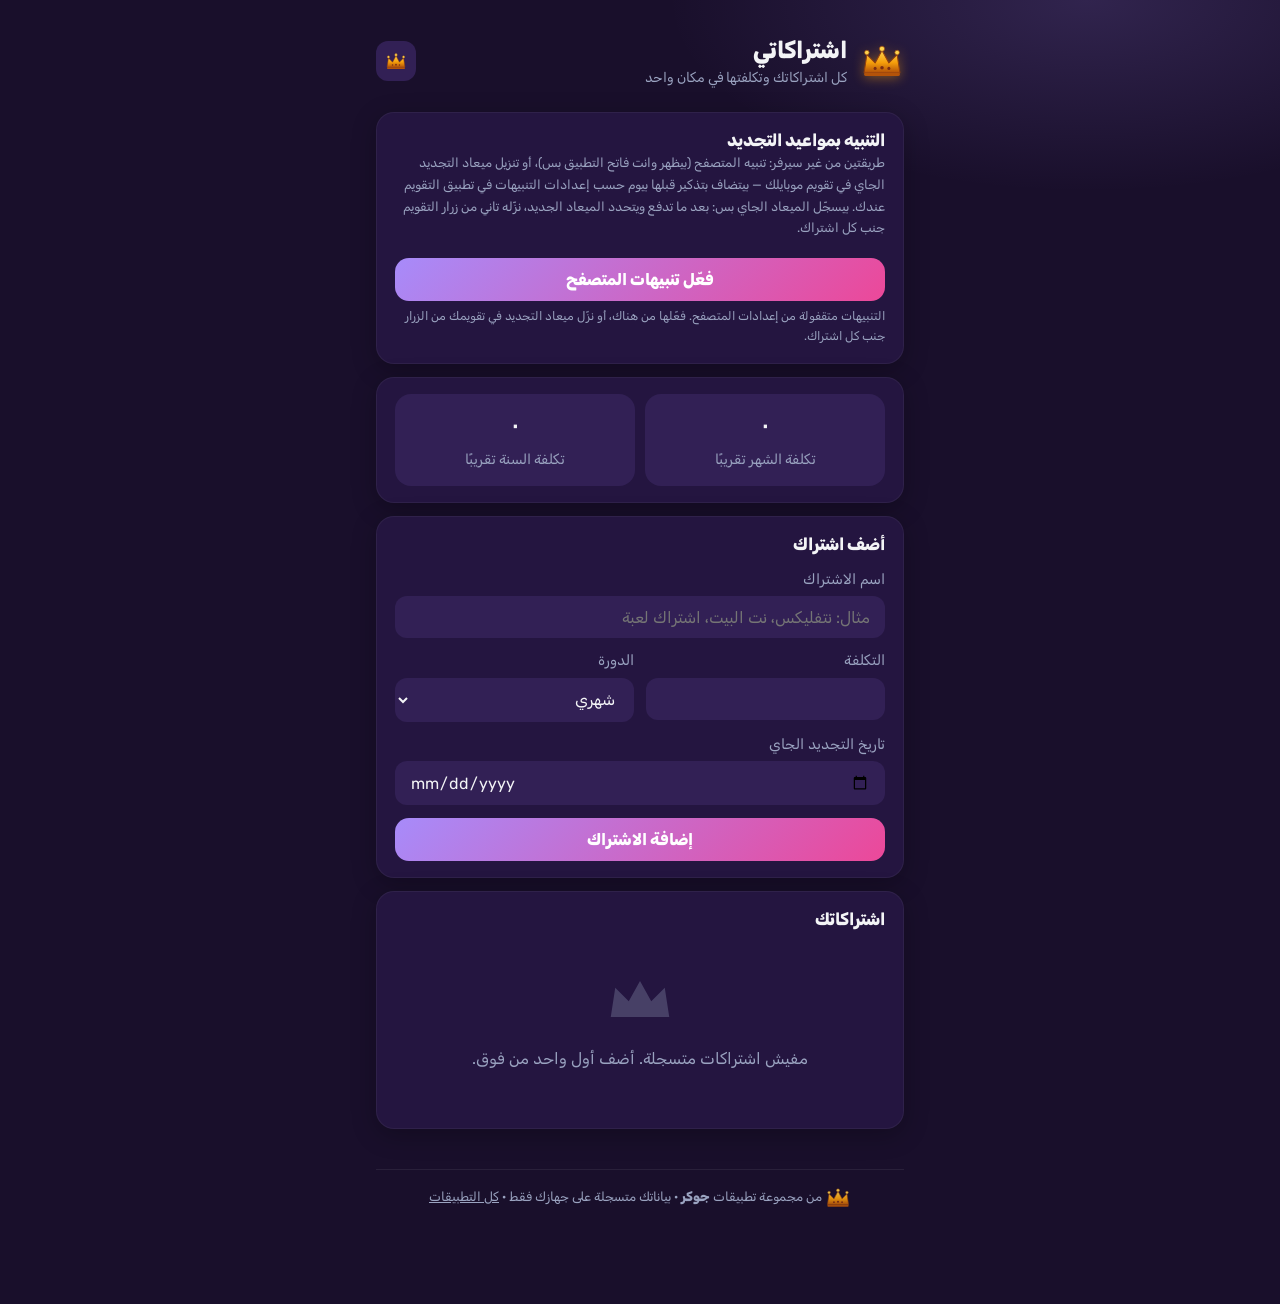
<file: subs.html>
<!DOCTYPE html>
<html lang="ar" dir="rtl">
<head>
<meta charset="UTF-8">
<meta name="viewport" content="width=device-width, initial-scale=1, viewport-fit=cover">
<title>اشتراكاتي | تطبيقات جوكر</title>
<link rel="stylesheet" href="fonts-subs.css"><link rel="stylesheet" href="joker-base-v2.css?v=quality1">
<style>
:root{
  --bg:#190F2B; --surface:#241540; --surface2:#322055;
  --accent:#A78BFA; --accent2:#EC4899;
  --font-head:'Rubik',sans-serif; --font-body:'Rubik',sans-serif;
}
body{background:radial-gradient(700px 320px at 85% 0%, rgba(167,139,250,.17), transparent 60%), var(--bg)}
.total{display:grid;grid-template-columns:1fr 1fr;gap:.6rem;text-align:center}
.total>div{background:var(--surface2);border-radius:16px;padding:.9rem .5rem}
.total b{display:block;font-size:1.35rem;font-family:'Space Grotesk'}
.due-soon{color:#FCA5A5;font-weight:700}
.due-ok{color:#6EE7B7}
.cyc{font-size:.75rem;background:var(--surface2);border-radius:999px;padding:.1rem .6rem;color:var(--muted)}

</style>

<link rel="icon" href="crown.svg" type="image/svg+xml">
<meta name="theme-color" content="#190F2B">
</head>
<body>
<div class="jk-wrap">
  <header class="jk-header" id="jk-header"></header>

  <section class="jk-card" id="remindCard">
    <h2 style="font-size:1.05rem">التنبيه بمواعيد التجديد</h2>
    <div class="muted" style="font-size:.8rem;margin-bottom:.4rem">طريقتين من غير سيرفر: تنبيه المتصفح (بيظهر وانت فاتح التطبيق بس)، أو تنزيل ميعاد التجديد الجاي في تقويم موبايلك — بيتضاف بتذكير قبلها بيوم حسب إعدادات التنبيهات في تطبيق التقويم عندك. بيسجّل الميعاد الجاي بس: بعد ما تدفع ويتحدد الميعاد الجديد، نزّله تاني من زرار التقويم جنب كل اشتراك.</div>
    <button class="jk-btn block" id="notifBtn">فعّل تنبيهات المتصفح</button>
    <div class="muted" id="notifState" style="font-size:.75rem;margin-top:.3rem"></div>
  </section>

  <section class="jk-card">
    <div class="total">
      <div><b id="mTotal">0</b><span class="muted">تكلفة الشهر تقريبًا</span></div>
      <div><b id="yTotal">0</b><span class="muted">تكلفة السنة تقريبًا</span></div>
    </div>
  </section>

  <section class="jk-card">
    <h2 style="font-size:1.05rem">أضف اشتراك</h2>
    <form id="f">
      <label>اسم الاشتراك</label>
      <input name="name" required placeholder="مثال: نتفلیکس، نت البيت، اشتراك لعبة">
      <div class="jk-grid" style="grid-template-columns:1fr 1fr">
        <div><label>التكلفة</label><input name="cost" type="number" step="0.01" min="0" required inputmode="decimal"></div>
        <div><label>الدورة</label><select name="cycle"><option value="monthly">شهري</option><option value="yearly">سنوي</option><option value="weekly">أسبوعي</option></select></div>
      </div>
      <label>تاريخ التجديد الجاي</label>
      <input name="renew" type="date" required>
      <button class="jk-btn block" type="submit">إضافة الاشتراك</button>
    </form>
  </section>

  <section class="jk-card">
    <h2 style="font-size:1.05rem">اشتراكاتك <span class="muted" id="count"></span></h2>
    <div id="list"></div>
  </section>

  <footer class="jk-footer" id="jk-footer"></footer>
</div>
<script src="joker-core.js?v=quality1"></script>
<script>
JK.chrome({title:'اشتراكاتي', tagline:'كل اشتراكاتك وتكلفتها في مكان واحد'});
const S = JK.store('subs:items');
const form = document.getElementById('f');
const CYC = {weekly: {ar: 'أسبوعي', perYear: 52}, monthly: {ar: 'شهري', perYear: 12}, yearly: {ar: 'سنوي', perYear: 1}};

form.addEventListener('submit', e => {
  e.preventDefault();
  const d = new FormData(form);
  if (!(d.get('name') || '').trim()){ JK.toast('اكتب اسم واضح للعنصر الأول'); return; }
  try { S.add({name: d.get('name').trim(), cost: +d.get('cost'), cycle: d.get('cycle'), renew: d.get('renew')}); } catch(err){ return; }
  form.reset(); JK.toast('اتضاف الاشتراك ✔'); render(); if (dueTimer) checkDue();
});

function daysTo(dateStr){
  const t = new Date(), parts = dateStr.split('-').map(Number);
  return Math.round((Date.UTC(parts[0], parts[1] - 1, parts[2]) - Date.UTC(t.getFullYear(), t.getMonth(), t.getDate())) / 86400000);
}
// Advance a date by one cycle, clamping to the target month's last day (Jan 31 + 1 month = Feb 28/29, not Mar 3).
function addCycle(dateStr, cycle){
  const d = new Date(dateStr + 'T00:00:00');
  const day = d.getDate();
  if (cycle === 'weekly'){ d.setDate(d.getDate() + 7); }
  else if (cycle === 'monthly'){
    d.setMonth(d.getMonth() + 1);
    if (d.getDate() < day) d.setDate(0); // overflowed into next month -> clamp to last day of target month
  }
  else { d.setFullYear(d.getFullYear() + 1); if (d.getDate() < day) d.setDate(0); }
  return d.getFullYear() + '-' + String(d.getMonth() + 1).padStart(2, '0') + '-' + String(d.getDate()).padStart(2, '0');
}
// On explicit "paid": advance from the recorded due date until the next future due date.
function advanceAfterPayment(p){
  let r = p.renew, guard = 0;
  do { r = addCycle(r, p.cycle); } while (daysTo(r) < 0 && guard++ < 400);
  return r;
}

// ---- renewal reminders (honest browser limits) ----
const notified = new Set();
function checkDue(){
  S.all().forEach(p => {
    const d = daysTo(p.renew);
    if (d <= 3 && !notified.has(p.id + p.renew)){
      notified.add(p.id + p.renew);
      try { new Notification('اشتراك ' + p.name, {body: d < 0 ? 'عدى ميعاد التجديد من ' + (-d) + ' يوم' : d === 0 ? 'بيتجدد النهاردة!' : 'بيتجدد بعد ' + d + ' يوم'}); } catch(e){}
    }
  });
}
function notifStateText(){
  const el = document.getElementById('notifState');
  if (!('Notification' in window)){ el.textContent = 'المتصفح ده مش بيدعم التنبيهات. تقدر تنزّل ميعاد كل تجديد في تقويمك من الزرار جنب كل اشتراك.'; return; }
  if (Notification.permission === 'granted') el.textContent = 'التنبيهات شغالة — بتظهر وانت فاتح التطبيق بس. وكمان تقدر تنزّل ميعاد التجديد في تقويمك من الزرار جنب كل اشتراك (بيضيف تنبيه قبلها بيوم حسب إعدادات تقويمك).';
  else if (Notification.permission === 'denied') el.textContent = 'التنبيهات متقفولة من إعدادات المتصفح. فعّلها من هناك، أو نزّل ميعاد التجديد في تقويمك من الزرار جنب كل اشتراك.';
}
let dueTimer = null;
function startDueChecks(){
  checkDue();
  if (!dueTimer) dueTimer = setInterval(checkDue, 60000);
}
document.getElementById('notifBtn').addEventListener('click', async () => {
  if (!('Notification' in window)){ notifStateText(); return; }
  const perm = await Notification.requestPermission();
  notifStateText();
  if (perm === 'granted'){ startDueChecks(); JK.toast('التنبيهات اتفعلت ✔'); }
});
notifStateText();
if ('Notification' in window && Notification.permission === 'granted') startDueChecks();

function icsFor(p){
  const dt = p.renew.replace(/-/g, '');
  const nd = new Date(p.renew + 'T00:00:00'); nd.setDate(nd.getDate() + 1);
  const dtEnd = nd.getFullYear() + String(nd.getMonth() + 1).padStart(2, '0') + String(nd.getDate()).padStart(2, '0');
  const stamp = new Date().toISOString().replace(/[-:]/g, '').split('.')[0] + 'Z';
  return ['BEGIN:VCALENDAR','VERSION:2.0','PRODID:-//Joker//Subs//AR','BEGIN:VEVENT',
    'UID:' + p.id + '@joker-subs','DTSTAMP:' + stamp,
    'DTSTART;VALUE=DATE:' + dt,'DTEND;VALUE=DATE:' + dtEnd,
    'SUMMARY:تجديد اشتراك ' + String(p.name).replace(/[\r\n,;]/g, ' '),
    'DESCRIPTION:تكلفة التجديد: ' + p.cost + ' جنيه',
    'BEGIN:VALARM','TRIGGER:-P1D','ACTION:DISPLAY','DESCRIPTION:تجديد اشتراك ' + String(p.name).replace(/[\r\n,;]/g, ' '),'END:VALARM',
    'END:VEVENT','END:VCALENDAR'].join('\r\n');
}

function render(){
  const items = S.all();
  items.sort((a,b) => daysTo(a.renew) - daysTo(b.renew));
  document.getElementById('count').textContent = items.length ? '(' + items.length + ')' : '';
  const yearly = items.reduce((s,p) => s + p.cost * CYC[p.cycle].perYear, 0);
  document.getElementById('mTotal').textContent = Math.round(yearly / 12).toLocaleString('ar-EG');
  document.getElementById('yTotal').textContent = Math.round(yearly).toLocaleString('ar-EG');

  const el = document.getElementById('list');
  if (!items.length){ el.innerHTML = JK.emptyState('مفيش اشتراكات متسجلة. أضف أول واحد من فوق.'); return; }
  el.innerHTML = items.map(p => {
    const dLeft = daysTo(p.renew);
    const due = dLeft < 0 ? '<span class="due-soon">عدى موعده بـ ' + (-dLeft) + ' يوم — دوس ✔ لو اتدفع</span>'
              : dLeft <= 5 ? '<span class="due-soon">يتجدد بعد ' + dLeft + ' يوم!</span>'
              : '<span class="due-ok">فاضل ' + dLeft + ' يوم</span>';
    return '<div class="jk-list-item"><div style="flex:1;min-width:0"><b>' + JK.esc(p.name) + '</b> <span class="cyc">' + CYC[p.cycle].ar + '</span><br>' +
      '<span class="muted">' + JK.fmtMoney(p.cost, 'جنيه') + ' · ' + JK.fmtDate(p.renew) + ' · ' + due + '</span></div>' +
      '<button class="icon-btn" data-cal="' + p.id + '" title="نزّل ميعاد التجديد في التقويم">' +
        '<svg viewBox="0 0 24 24" width="17" height="17" fill="none" stroke="currentColor" stroke-width="2" stroke-linecap="round"><rect x="3" y="5" width="18" height="16" rx="2"/><path d="M3 10h18M8 3v4M16 3v4"/></svg></button>' +
      '<button class="icon-btn" data-paid="' + p.id + '" title="اتجدد/اتدفع">✔</button>' +
      '<button class="icon-btn danger" data-del="' + p.id + '">🗑</button></div>';
  }).join('');
  JK.wrapLatin(el);
}

document.getElementById('list').addEventListener('click', async e => {
  const btn = e.target.closest('button');
  if (!btn || !e.currentTarget.contains(btn)) return;
  const d = btn.dataset || {};
  if (d.paid){ const p = S.get(d.paid);
    try { S.update(d.paid, {renew: advanceAfterPayment(p)}); } catch(err){ return; } JK.toast('اتسجل الدفع واتحدد الموعد الجاي ✔'); render(); if (dueTimer) checkDue(); }
  else if (d.cal){ const p = S.get(d.cal); if (p){ JK.download('تجديد-' + p.name.replace(/\s+/g,'-') + '.ics', icsFor(p), 'text/calendar'); JK.toast('اتنزّل ملف التقويم — افتحه عشان يتضاف، والتذكير على حسب إعدادات تقويمك'); } }
  else if (d.del && await JK.confirmDialog('تحذف الاشتراك ده؟')){ try { S.remove(d.del); } catch(err){ return; } render(); }
});

render();
if ('serviceWorker' in navigator) navigator.serviceWorker.register('sw.js').catch(()=>{});

</script>
</body>
</html>
</file>
<file: fonts-ui.css>
@font-face{font-family:'Cairo';font-weight:400;font-display:swap;src:url([data-uri]) format('woff2')}
@font-face{font-family:'Cairo';font-weight:800;font-display:swap;src:url([data-uri]) format('woff2')}
@font-face{font-family:'Space Grotesk';font-weight:400;font-display:swap;src:url([data-uri]) format('woff2')}
@font-face{font-family:'Space Grotesk';font-weight:800;font-display:swap;src:url([data-uri]) format('woff2')}
@font-face{font-family:'Tajawal';font-weight:400;font-display:swap;src:url([data-uri]) format('woff2')}
@font-face{font-family:'Tajawal';font-weight:700;font-display:swap;src:url([data-uri]) format('woff2')}
</file>
<file: joker-base-v2.css>
/* Joker Apps Suite - shared design system */




:root{
  --jk-crown:#F59E0B; --jk-radius:18px;
  --bg:#0B1020; --surface:#141B33; --surface2:#1C2547;
  --text:#F3F4F6; --muted:#9AA3C0;
  --accent:#F59E0B; --accent2:#F97316;
  --font-head:'Cairo',sans-serif; --font-body:'Tajawal',sans-serif;
}
*{box-sizing:border-box;margin:0;padding:0}
html{direction:rtl}
body{
  font-family:var(--font-body);background:var(--bg);color:var(--text);
  min-height:100vh;line-height:1.7;-webkit-tap-highlight-color:transparent;
}
.en{font-family:'Space Grotesk',var(--font-body);font-weight:600;letter-spacing:.2px;direction:ltr;unicode-bidi:isolate}
h1,h2,h3,.head{font-family:var(--font-head);font-weight:700;line-height:1.4}
button{font-family:inherit;cursor:pointer;border:none}
input,select,textarea{font-family:inherit;font-size:1rem;color:var(--text);background:var(--surface2);border:1.5px solid transparent;border-radius:12px;padding:.65rem .9rem;width:100%}
input:focus,select:focus,textarea:focus{outline:none;border-color:var(--accent)}
label{font-size:.9rem;color:var(--muted);display:block;margin:.7rem 0 .25rem}

.jk-wrap{max-width:560px;margin:0 auto;padding:1rem 1rem 6rem}
.jk-header{display:flex;align-items:center;gap:.8rem;padding:1.1rem 0 .6rem}
.jk-header img.crown{width:44px;height:auto;filter:drop-shadow(0 2px 6px rgba(245,158,11,.45))}
.jk-header h1{font-size:1.45rem}
.jk-header .tag{color:var(--muted);font-size:.85rem}
.jk-home{margin-inline-start:auto;color:var(--muted);text-decoration:none;font-size:1.25rem;background:var(--surface2);width:40px;height:40px;border-radius:12px;display:grid;place-items:center}

.jk-card{background:var(--surface);border-radius:var(--jk-radius);padding:1rem 1.1rem;margin:.8rem 0;box-shadow:0 6px 24px rgba(0,0,0,.25);border:1px solid rgba(255,255,255,.05)}
.jk-btn{display:inline-flex;align-items:center;justify-content:center;gap:.5rem;background:linear-gradient(135deg,var(--accent),var(--accent2));color:#fff;font-weight:700;border-radius:14px;padding:.75rem 1.4rem;font-size:1rem;transition:transform .12s,opacity .12s;text-decoration:none}
.jk-btn:active{transform:scale(.96)}
.jk-btn.ghost{background:var(--surface2);color:var(--text)}
.jk-btn.block{width:100%;margin-top:.8rem}
.jk-btn:disabled{opacity:.45;cursor:not-allowed}
.jk-chip{display:inline-block;background:var(--surface2);border-radius:999px;padding:.15rem .75rem;font-size:.8rem;color:var(--muted);margin:.15rem}
.jk-grid{display:grid;gap:.7rem}
.jk-row{display:flex;gap:.6rem;align-items:center}
.jk-row.between{justify-content:space-between}
.muted{color:var(--muted);font-size:.88rem}
.jk-toast{position:fixed;bottom:1.4rem;left:50%;transform:translateX(-50%) translateY(80px);background:#000d;border:1px solid var(--accent);color:#fff;padding:.6rem 1.2rem;border-radius:12px;font-size:.9rem;transition:transform .25s;z-index:99}
.jk-toast.show{transform:translateX(-50%) translateY(0)}
.jk-empty{text-align:center;color:var(--muted);padding:2.5rem 1rem}
.jk-empty svg{opacity:.5;margin-bottom:.6rem}
.jk-footer{margin-top:2.5rem;text-align:center;color:var(--muted);font-size:.8rem;border-top:1px solid rgba(255,255,255,.07);padding-top:1rem}
.jk-footer img{width:26px;vertical-align:middle;opacity:.9}
.jk-bio{display:flex;gap:.7rem;align-items:flex-start;background:linear-gradient(135deg,rgba(245,158,11,.12),transparent);border:1px solid rgba(245,158,11,.25)}
.jk-bio img{width:38px;flex:none;margin-top:.2rem}
.jk-list-item{display:flex;justify-content:space-between;gap:.7rem;align-items:center;padding:.75rem 0;border-bottom:1px solid rgba(255,255,255,.06)}
.jk-list-item:last-child{border-bottom:none}
.icon-btn{background:var(--surface2);border-radius:10px;width:36px;height:36px;display:grid;place-items:center;color:var(--muted);flex:none}
.danger{color:#F87171}
.ok{color:#34D399}
input,select,textarea{min-width:0}
.jk-grid>*{min-width:0}
@media (max-width:370px){
  .jk-grid[style*="1fr 1fr"]{grid-template-columns:1fr !important}
}
</file>
<file: fonts-archive.css>
@font-face{font-family:'Space Grotesk';font-weight:400;font-display:swap;src:url([data-uri]) format('woff2')}
@font-face{font-family:'Space Grotesk';font-weight:800;font-display:swap;src:url([data-uri]) format('woff2')}
@font-face{font-family:'Vazirmatn';font-weight:400;font-display:swap;src:url([data-uri]) format('woff2')}
@font-face{font-family:'Vazirmatn';font-weight:800;font-display:swap;src:url([data-uri]) format('woff2')}
</file>
<file: fonts-devices.css>
@font-face{font-family:'IBM Plex Sans Arabic';font-weight:400;font-display:swap;src:url([data-uri]) format('woff2')}
@font-face{font-family:'IBM Plex Sans Arabic';font-weight:700;font-display:swap;src:url([data-uri]) format('woff2')}
@font-face{font-family:'Space Grotesk';font-weight:400;font-display:swap;src:url([data-uri]) format('woff2')}
@font-face{font-family:'Space Grotesk';font-weight:800;font-display:swap;src:url([data-uri]) format('woff2')}
</file>
<file: fonts-fix.css>
@font-face{font-family:'Markazi Text';font-weight:400;font-display:swap;src:url([data-uri]) format('woff2')}
@font-face{font-family:'Markazi Text';font-weight:800;font-display:swap;src:url([data-uri]) format('woff2')}
@font-face{font-family:'Space Grotesk';font-weight:400;font-display:swap;src:url([data-uri]) format('woff2')}
@font-face{font-family:'Space Grotesk';font-weight:800;font-display:swap;src:url([data-uri]) format('woff2')}
</file>
<file: fonts-pantry.css>
@font-face{font-family:'El Messiri';font-weight:400;font-display:swap;src:url([data-uri]) format('woff2')}
@font-face{font-family:'El Messiri';font-weight:800;font-display:swap;src:url([data-uri]) format('woff2')}
@font-face{font-family:'Space Grotesk';font-weight:400;font-display:swap;src:url([data-uri]) format('woff2')}
@font-face{font-family:'Space Grotesk';font-weight:800;font-display:swap;src:url([data-uri]) format('woff2')}
</file>
<file: fonts-scan.css>
@font-face{font-family:'Changa';font-weight:400;font-display:swap;src:url([data-uri]) format('woff2')}
@font-face{font-family:'Changa';font-weight:800;font-display:swap;src:url([data-uri]) format('woff2')}
@font-face{font-family:'Space Grotesk';font-weight:400;font-display:swap;src:url([data-uri]) format('woff2')}
@font-face{font-family:'Space Grotesk';font-weight:800;font-display:swap;src:url([data-uri]) format('woff2')}
</file>
